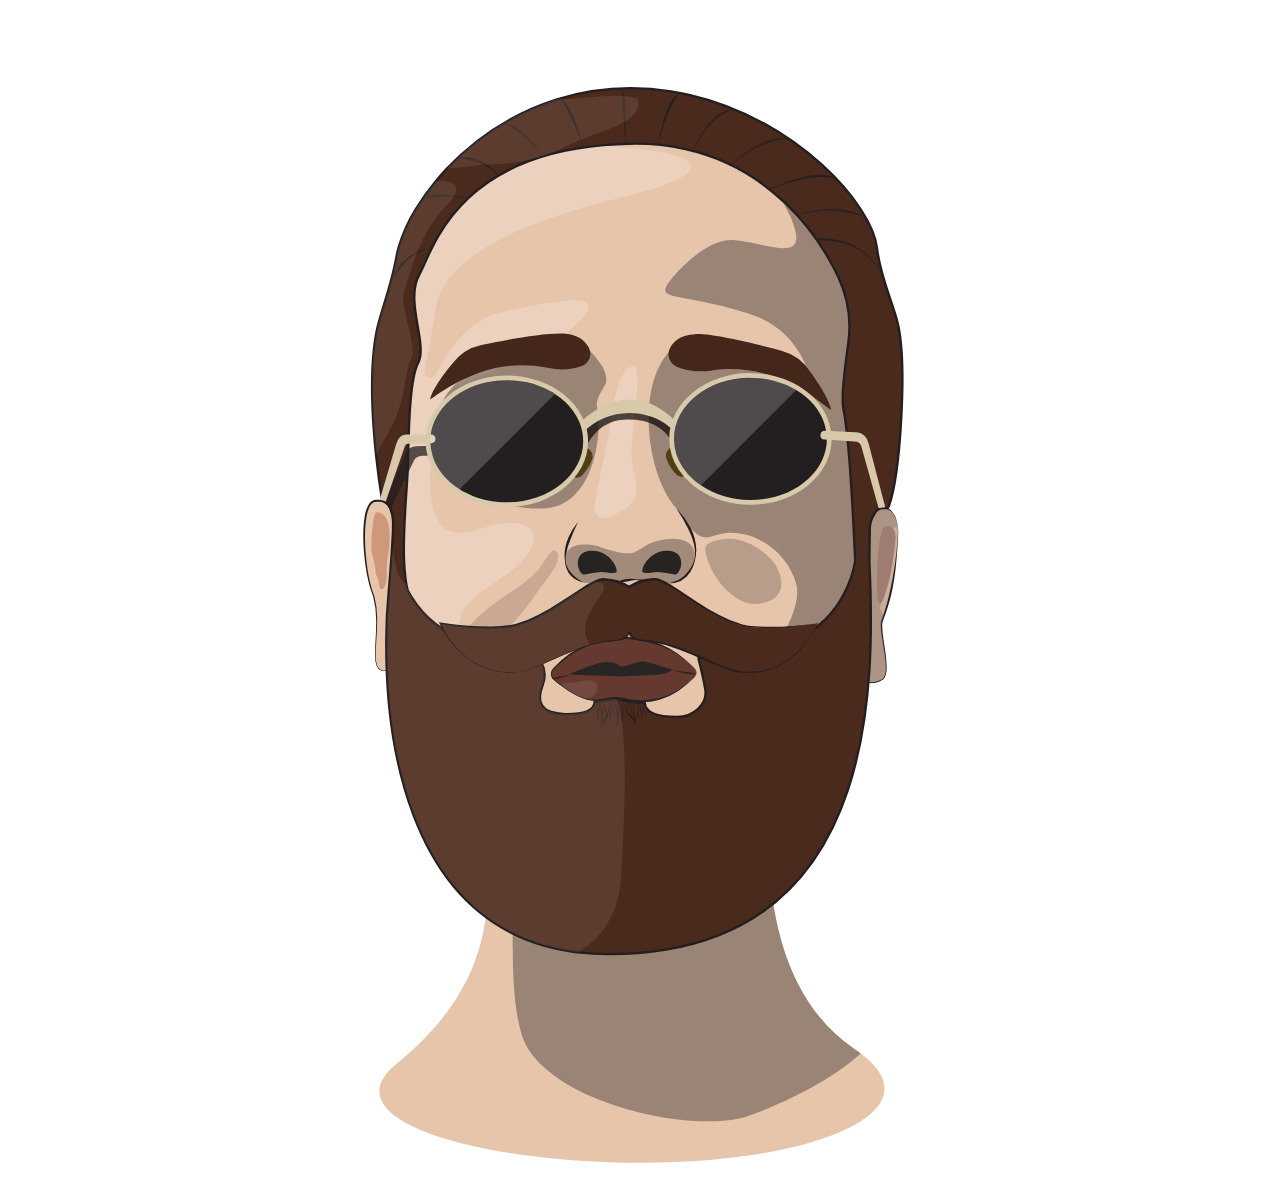
<file: environment/hello-world.html>
<!DOCTYPE html>
<html lang="en">
<head>
	<meta charset="UTF-8">
	<meta name="viewport" content="width=device-width, initial-scale=1.0">
	<meta http-equiv="X-UA-Compatible" content="ie=edge">
	<title>Document</title>
</head>
<body>
	<svg viewBox="0 0 536 500" xmlns="http://www.w3.org/2000/svg">
                              <defs>
                              <style>.cls-1{fill:#f90;}.cls-2{fill:#e7c5ab;}.cls-12,.cls-3,.cls-6{fill:#4b433f;}.cls-10,.cls-3,.cls-4{opacity:0.5;}.cls-15,.cls-4{fill:#f1dfd1;}.cls-13,.cls-5{fill:#9f7c71;}.cls-5{opacity:0.4;}.cls-6{opacity:0.3;}.cls-20,.cls-7,.cls-9{fill:#231f20;}.cls-8{fill:#282624;}.cls-9{opacity:0.35;}.cls-10{fill:#b56c4c;}.cls-11{fill:#ccae9a;}.cls-12{opacity:0.25;}.cls-14{fill:#653830;}.cls-15{opacity:0.1;}.cls-16{fill:#44261b;}.cls-17,.cls-19{fill:#4b2a1e;}.cls-17{stroke:#231f20;stroke-miterlimit:10;}.cls-18,.cls-21{opacity:0.7;}.cls-20{opacity:0.75;}.cls-21{fill:#050403;}.cls-22{fill:#523e16;}.cls-23{fill:#d7c9aa;}.cls-24{fill:#fff;opacity:0.2;}</style>
                              </defs>
                              <title>ShahabFinal1</title>
                              
                              <path class="cls-2" d="M269,489.67c-70,0-133.47-18.29-104.21-42C211.5,409.81,202.57,373,203.6,347s120.48-14.53,120.48-14.53a161.61,161.61,0,0,0-1.37,26.06c.06,2.69.18,5.52.4,8.45,1.74,24.51,9.45,56.13,35.28,74.07l.9.62c.83.56,1.61,1.11,2.35,1.67C394.76,468.06,341.4,489.67,269,489.67Z"/>
                              <path class="cls-3" d="m361.64 443.34c-14.09 12.6-34 21.39-46.81 26.16-24.16 9-88.33-6-96.94-34s0-91 0-91l81.61 20a153.68 153.68 0 0 1 23.61 2.5c1.74 24.51 9.45 56.13 35.28 74.07l0.9 0.62c0.83 0.54 1.61 1.09 2.35 1.65z"/>
                              <path class="cls-2" d="M264.48,386.5c-107.48,0-103.09-160-102-181,1.06-20-3-67,6-92s40-67.5,96.5-67S362.18,82,364.84,150,375,386.5,264.48,386.5Z"/>
                              <path class="cls-4" d="m203 63s23.45-7.33 61.1-3.67 27.9 11.88 8.23 17.77-85.75 17.89-91 50.56-6 27.48-2.3 29.18 8.35-23.85 32.51-28.51 48.42-10 25.1 9.77-53.92 15-55.93 37.6-6.92 54 19.33 45.3 28.93 6.15 13 17.91-22.3 12.77-22 28.27-27.24-14.68-27.24-14.68l2.54-43.84-7.34-38.1 13.56-68.23z"/>
                              <path class="cls-5" d="m232.07 236.94c-2.33 3.88-5.43 7.54-8 11.29-4.61 6.72-9.44 13.18-15.94 18.18-3 2.34-10.91 10.6-14.79 6.94-7.83-7.35 16.08-23.35 20.66-26.21a50.42 50.42 0 0 0 8.78-6.65 27.85 27.85 0 0 0 4.21-5.22c1-1.67 1.88-3.53 3.42-4.74a2 2 0 0 1 1.59-0.53 2 2 0 0 1 1.25 1.77 7.39 7.39 0 0 1-1.18 5.17z"/>
                              <path class="cls-6" d="m296.75 227.25c-4.61 2.3 7.21 28.08 22.5 25.25 9.08-1.68 9.4-7.45 8.17-11.87a17.78 17.78 0 0 0-5.43-8.44c-4.66-4.19-14.26-10.43-25.24-4.94z"/>
                              <path class="cls-3" d="M281.89,114.25S295.75,97,308.5,98.5s24.75,6.82,25.75-.09S323.5,68,305,63.5c-3.11-.76,63.45,42,61.1,75.86s-1.1,121.22-3.6,127.8-42,11.54-42,11.54,17-22.25,13.75-34.48S318.62,222.09,306,222.5c-10.26.33-10.75,8.25-22.42-10.12-17.08-19.25-17.9-73.43,11.55-72.5,34.24,1.07,47.64,29.81,46.74,24.07-1.72-11-7.68-28-27.87-34.44C283.25,119.75,272.78,125,281.89,114.25Z"/>
                              <path class="cls-4" d="m256.33 170.56s2.5-17.4 8.17-18.56-0.83 28.33 0 38.83 6 16.67-4.33 22.5a41.7 41.7 0 0 1-5.73 2.76 4.32 4.32 0 0 1-5.76-4.73c0.65-4.21 1.73-10.42 3.16-16.36 2.49-10.33 4.49-24.44 4.49-24.44z"/>
                              <path class="cls-3" d="m251.56 151.25c1.54 2.4 3 6.1 1.6 8.61-1.17 2.17-4.29 6.43-3.27 9.89 2 6.75 0.35 42.27-23.65 42.51-21.81 0.22-46.29-12.35-44-37.34a23.65 23.65 0 0 1 9.6-17.19c12.92-9.28 34.94-21.06 46-18.14 6.03 1.59 11.72 8.54 13.72 11.66z"/>
                              <path class="cls-7" d="M243.95,243.55a8.88,8.88,0,0,1-3.6-1.37,8.6,8.6,0,0,1-2.75-2.76,11.06,11.06,0,0,1-1.27-3.65A20.74,20.74,0,0,1,236,232a19.48,19.48,0,0,1,1.65-7.46,29.41,29.41,0,0,1,3.92-6.52l.09.05c-1,2.31-2.12,4.56-3,6.87a30,30,0,0,0-2.09,7.1,9.73,9.73,0,0,0,.12,3.7,9,9,0,0,0,1.65,3.26,14,14,0,0,0,5.68,4.49Z"/>
                              <path class="cls-7" d="M272.32,243.32a10.36,10.36,0,0,1-3.59-.16c-.58-.14-1.15-.41-1.74-.5a5.92,5.92,0,0,0-1.77,0l-1.72.29c-.54.12-1.11.28-1.71.38a16,16,0,0,1-3.62.21l0-.1a16.05,16.05,0,0,1,3.42-1.16,9.23,9.23,0,0,1,3.66-.18,15.65,15.65,0,0,0,1.8.22c.6,0,1.21,0,1.81,0a10.43,10.43,0,0,1,3.5.89Z"/>
                              <path class="cls-7" d="M280.64,243.82a12.78,12.78,0,0,0,7.87-4.94,13.15,13.15,0,0,0,2.33-4.17,12.45,12.45,0,0,0,.45-4.78,25.58,25.58,0,0,0-1-4.68,39.3,39.3,0,0,0-1.87-4.43,94.14,94.14,0,0,0-4.84-8.43l.08-.06a37,37,0,0,1,5.72,8,21.38,21.38,0,0,1,2.5,9.56,20,20,0,0,1-.69,4.89,15.48,15.48,0,0,1-2,4.57,10.17,10.17,0,0,1-8.54,4.55Z"/>
                              
                              <path class="cls-8" d="m244.5 240.25a41.78 41.78 0 0 1 7-1.08c1.85-0.12 5.5 1.08 6.5 0s-2.87-9.65-11.12-9-4.88 10.78-2.38 10.08z"/>
                              <path class="cls-8" d="m282.65 240.25a41.78 41.78 0 0 0-7-1.08c-1.85-0.12-5.5 1.08-6.5 0s2.88-9.65 11.13-9 4.89 10.78 2.37 10.08z"/>
                              <path class="cls-9" d="M283.39,225.18a20.12,20.12,0,0,0-5,.22c-7.67,1.21-8.54,3.59-12.68,5.35-4.52,1.92-15.69-2.63-15.69-2.63s-13.85-3.52-13.76,5.92a10.39,10.39,0,0,0,3.45,7.11,15.05,15.05,0,0,0,1.91,1.59c1.59,1.11,4.76.9,6.78,1.55,2.45.8,2.11-.57,3.64-.31,2.38.39,3.4.52,11.72-1.53,2.46-.61,5.64,1,6.51.49,4.23-2.67,8.61,5,17-2a26.2,26.2,0,0,0,2.45-2.35S295.87,226.31,283.39,225.18Z"/>
                              <path class="cls-2" d="m361.5 277.25a29.92 29.92 0 0 0 7.75-19.25s14.5-35.25 5.25-43.25-10.42 4.75-9.46 17.5a25.25 25.25 0 0 1-8 20.25s-4.54 33.5 4.46 24.75z"/>
                              <path class="cls-2" d="m164.79 279.47s0.57-0.52-0.84 0.15c-15.12 7.25-3.43-16.39-9.54-32.13-3.62-9.34-5.84-37.46 1.21-38.5 6.22-0.92 9.63 4.25 9.13 20.25s0.04 50.23 0.04 50.23z"/>
                              <path class="cls-7" d="M164.81,279.43c-.07,0,0-.07,0-.1s0,0,0,0h0a1.5,1.5,0,0,0-.28.09c-.19.07-.37.16-.56.25l-1.13.5a13.4,13.4,0,0,1-2.36.75,4.52,4.52,0,0,1-2.47-.12,3.2,3.2,0,0,1-1.68-1.8,13.34,13.34,0,0,1-.7-4.89c0-1.65.08-3.29.17-4.93.18-3.28.4-6.56.33-9.84a36.91,36.91,0,0,0-1.28-9.68c-.44-1.55-1.12-3.07-1.54-4.68s-.8-3.21-1.11-4.83a92.33,92.33,0,0,1-1.28-9.8,78.85,78.85,0,0,1-.19-9.89,39.9,39.9,0,0,1,.53-4.94,14.64,14.64,0,0,1,1.57-4.79,4.35,4.35,0,0,1,1.9-1.88,4,4,0,0,1,1.33-.3l.64-.06.65,0a5.95,5.95,0,0,1,4.58,2.28,12.49,12.49,0,0,1,2.21,4.58,31.28,31.28,0,0,1,.87,4.93,78.85,78.85,0,0,1,.21,9.91c-.1,3.28-.12,6.56-.16,9.85-.11,6.57-.15,13.14-.17,19.71v9.86C164.86,272.88,164.88,276.23,164.81,279.43Zm0,.09c-.17-3.38-.23-6.59-.33-9.9l-.18-9.86c-.1-6.57-.18-13.15-.19-19.72,0-3.29.06-6.58.16-9.87a77.91,77.91,0,0,0-.2-9.78,30.34,30.34,0,0,0-.79-4.78,11.62,11.62,0,0,0-2-4.25,5.08,5.08,0,0,0-3.94-2l-.58,0-.59,0a3.14,3.14,0,0,0-1.06.22,3.57,3.57,0,0,0-1.55,1.54,13.93,13.93,0,0,0-1.51,4.52,39.17,39.17,0,0,0-.56,4.85,78.17,78.17,0,0,0,.12,9.81c.5,6.53,1.42,13.05,3.76,19.22a37.35,37.35,0,0,1,1.2,9.81c0,3.3-.22,6.58-.43,9.86-.11,1.64-.21,3.28-.22,4.91a13.16,13.16,0,0,0,.64,4.81,3,3,0,0,0,1.56,1.72,4.37,4.37,0,0,0,2.38.14,13.28,13.28,0,0,0,2.34-.72l1.13-.49c.19-.09.37-.17.57-.25a1.56,1.56,0,0,1,.31-.09.17.17,0,0,1,.11,0,.09.09,0,0,1,0,.13C164.88,279.44,164.92,279.46,164.77,279.52Z"/>
                              <path class="cls-10" d="M160.61,237.57a19.15,19.15,0,0,1,.38-4.39c1-4.71,2-16.4-2.4-18.71-.8-.42-2.29-1.18-2.91-.12a13.87,13.87,0,0,0-.92,4.12,90.54,90.54,0,0,0-.71,10.25c0,3.21,1.83,7,1.83,10.18,0,1.8,1.08,2.52,1.28,4.31.1.84.16,2.5.89,3.09a.66.66,0,0,0,.54.2C160.56,246.22,160.7,240.74,160.61,237.57Z"/>
                              <path class="cls-11" d="M377.42,223c-1,18.88-3.61,28.37-6.79,37-1.46,4,4.37,21.54.38,24.53-4.8,3.59-12.87.32-12.87-3,0-8.09,4.88-26,4.88-26l-.75-32,.88-2.87L365,214.5c3.81-2.75,6.46-3,8.31-2.1l.25.14a7.93,7.93,0,0,1,3.19,4.65A16.74,16.74,0,0,1,377.42,223Z"/>
                              <path class="cls-7" d="M377.47,223c-.48,8.69-.91,17.46-3,26-.52,2.13-1.13,4.23-1.8,6.31-.34,1-.71,2.07-1.09,3.09l-.58,1.53a4.26,4.26,0,0,0-.3,1.5,38.4,38.4,0,0,0,.58,6.44c.32,2.15.66,4.31.93,6.48a36.32,36.32,0,0,1,.35,6.56,6.67,6.67,0,0,1-.89,3.21,3.76,3.76,0,0,1-1.31,1.08,7.38,7.38,0,0,1-1.53.68,10.56,10.56,0,0,1-6.53-.17,9.13,9.13,0,0,1-2.91-1.58,4.64,4.64,0,0,1-1.09-1.28,2.75,2.75,0,0,1-.33-1.65,50.5,50.5,0,0,1,.64-6.52c.34-2.16.7-4.31,1.12-6.45.84-4.28,1.81-8.54,2.88-12.77v.11c-.21-5.33-.34-10.66-.5-16s-.24-10.67-.37-16v-.08l0-.08c.93-3,1.9-6,2.85-9l0-.14.1-.07a14.71,14.71,0,0,1,4.79-2.3,6.12,6.12,0,0,1,2.7-.07,4.91,4.91,0,0,1,2.35,1.3,10.06,10.06,0,0,1,2.4,4.65A17.05,17.05,0,0,1,377.47,223Zm-.1,0a16.91,16.91,0,0,0-.54-5.15,9.14,9.14,0,0,0-2.45-4.44,4.52,4.52,0,0,0-2.21-1.11,5.54,5.54,0,0,0-2.47.17,14.08,14.08,0,0,0-4.46,2.41l.15-.21c-.88,3-1.73,6-2.65,9l0-.16c.12,5.33.3,10.67.38,16s.21,10.67.25,16v.11q-1.75,6.28-3.16,12.67c-.47,2.12-.9,4.26-1.24,6.41a47.65,47.65,0,0,0-.68,6.47,3.07,3.07,0,0,0,1.33,2.68,8.81,8.81,0,0,0,2.81,1.51,10.22,10.22,0,0,0,6.32.15,7,7,0,0,0,1.45-.65,3.38,3.38,0,0,0,1.19-1,6.33,6.33,0,0,0,.81-3,33.75,33.75,0,0,0-.42-6.47c-.3-2.15-.68-4.3-1-6.45a38.58,38.58,0,0,1-.68-6.56,5.15,5.15,0,0,1,.32-1.7l.52-1.54,1-3.1c.65-2.07,1.22-4.16,1.73-6.27A138,138,0,0,0,377.37,222.95Z"/>
                              <path class="cls-12" d="M374,219.6c-3.77-1.13-.67,4.57-.67,4.57s-.27,16-2.18,26.51c-3.65,6.49,1.78,3-.9,11.79,1.18,6.24,2.92,18.78,1.46,21.2-3.93,4-7.92,1.75-8.3,2.09l1.23-13-1.51-52.12-.21-7.13s6.11-3.62,10.39-1.1l.25.14a7.54,7.54,0,0,1,2.87,4C378,221,376,220.87,374,219.6Z"/>
                              <path class="cls-13" d="m376.41 224.73a6.13 6.13 0 0 0-0.89-3.81 2.57 2.57 0 0 0-3.68-1c-3.58 1.88-4.21 33.74-2 32.62s5.64-15.89 6.57-27.81z"/>
                              <path class="cls-14" d="M291.11,283.81l-.57.56a42.63,42.63,0,0,1-6.21,5A28.13,28.13,0,0,1,270,294a29.6,29.6,0,0,1-8.31-.82l-.1,0a18,18,0,0,0-7.63-.19,34.64,34.64,0,0,1-5.1.55h-.65a12.35,12.35,0,0,1-3.86-.69,37,37,0,0,1-10.23-5.87c-1-.79-1.92-1.53-2.67-2.17a3.1,3.1,0,0,1-.25-4.45,40.46,40.46,0,0,1,29.26-13.15,41,41,0,0,1,30.65,13A2.66,2.66,0,0,1,291.11,283.81Z"/>
                              <path class="cls-8" d="M291.15,283.85a44.8,44.8,0,0,1-6.8,5.66,28.13,28.13,0,0,1-8,3.8,27.64,27.64,0,0,1-8.85,1.1,26.26,26.26,0,0,1-4.45-.52,29.82,29.82,0,0,0-4.29-.79,18.58,18.58,0,0,0-4.32.14,38,38,0,0,1-4.42.49c-.74,0-1.48.05-2.24,0a12,12,0,0,1-2.22-.37,21.75,21.75,0,0,1-4.15-1.6,48,48,0,0,1-7.46-4.78l-1.73-1.39-.87-.69a3.23,3.23,0,0,1-.74-.91,3.33,3.33,0,0,1-.33-2.3,4.06,4.06,0,0,1,1.18-2A39.91,39.91,0,0,1,246,269.59a40.91,40.91,0,0,1,17.52-2.89,38.85,38.85,0,0,1,17,4.92,42.51,42.51,0,0,1,7.24,5.13,44,44,0,0,1,3.2,3.06,2.87,2.87,0,0,1,1,2A2.74,2.74,0,0,1,291.15,283.85Zm-.07-.07a2.62,2.62,0,0,0,.73-2,2.71,2.71,0,0,0-1-1.87,33.61,33.61,0,0,0-3.25-3,40.89,40.89,0,0,0-7.37-4.76,41.72,41.72,0,0,0-33.89-1.74,41.23,41.23,0,0,0-14.48,9.6,3.53,3.53,0,0,0-1.11,1.72,2.87,2.87,0,0,0,.23,2,5,5,0,0,0,1.46,1.52l1.7,1.4a40.36,40.36,0,0,0,7.39,4.75,20.64,20.64,0,0,0,4.1,1.51,11.59,11.59,0,0,0,2.15.29c.71,0,1.45,0,2.18-.08a38,38,0,0,0,4.34-.63,18.42,18.42,0,0,1,4.49-.28,30.41,30.41,0,0,1,4.4.76,34,34,0,0,0,4.32.52,29.79,29.79,0,0,0,8.65-.84,27.47,27.47,0,0,0,8-3.41A41.09,41.09,0,0,0,291.07,283.77Z"/>
                              <path class="cls-8" d="M281.37,280.46a39.55,39.55,0,0,0,5.21,1c.88.12,1.76.18,2.63.35a20,20,0,0,1,2.6.67v.07a13.23,13.23,0,0,1-2.7,0,19.48,19.48,0,0,1-2.63-.51,29.62,29.62,0,0,1-5.13-1.55Z"/>
                              <path class="cls-8" d="M238.92,282.31a14.73,14.73,0,0,1-3.77,1.59,11,11,0,0,1-2,.5,7.71,7.71,0,0,1-2.07,0v-.07a12,12,0,0,1,1.94-.65c.65-.17,1.32-.22,2-.34s1.32-.26,2-.43a11.27,11.27,0,0,0,1.91-.63Z"/>
                              <path class="cls-15" d="M247,292.25a7.93,7.93,0,0,1-2.55.56,37,37,0,0,1-10.23-5.87,6.18,6.18,0,0,1,3.45-.85c6.13-.09,9.21-2.16,11.67,0A4.2,4.2,0,0,1,247,292.25Z"/>
                              <path class="cls-8" d="M281.58,280.51s-.7,1.11-3.71,1.85a20.71,20.71,0,0,1-2.91.39c-4.87.41-13.11.52-13.88.67s-17-.49-21.93-.68c-.4,0-.53-.45-.18-.61,3.13-1.4,11.53-5,15.26-4.83,4.64.19,4.28,2,6.85,1.82s6.06-2.51,9.46-1.83c2.45.5,7.1,2,9.51,2.72Z"/>
                              <path class="cls-16" d="m243.25 151.84a5.57 5.57 0 0 0 3.13-7.64c-1.32-2.66-4.06-5.55-9.78-6.1-7.63-0.74-25.44 2.61-35.82 4.77a20.47 20.47 0 0 0-12.48 8.13s-8.1 9.53-9.31 15c5.94-3.67 24.31-18.66 49.95-13.4a27.56 27.56 0 0 0 10.38 0.31 22 22 0 0 0 3.93-1.07z"/>
                              <path class="cls-16" d="m283.56 152.1a5.76 5.76 0 0 1-2.77-8.08c1.52-2.67 4.53-5.49 10.47-5.72 7.92-0.31 26.12 4.21 36.71 7.07a21.18 21.18 0 0 1 12.41 9.15s7.8 10.33 8.72 16c-5.92-4.14-24-20.72-50.78-16.83a28.51 28.51 0 0 1-10.73-0.3 22.75 22.75 0 0 1-4.03-1.29z"/>
                              <path class="cls-17" d="M377.52,134.61c-1.92-9.17-7.63-20-9-32.79-2-18.25-34-54.41-79.21-64.9q-4-.95-8.19-1.58A109.54,109.54,0,0,0,264,34a104.3,104.3,0,0,0-31.22,4.75A110.24,110.24,0,0,0,186,68.24c-1.65,1.76-3.22,3.53-4.69,5.32A97.31,97.31,0,0,0,173,85.22a67.65,67.65,0,0,0-7.38,16.42c-.38,1.36-.69,2.68-.92,4-2.37,13.2-7,24.12-8.46,31.84-.47,2.44-.84,5-1.12,7.68-1.21,11.53-.75,24.74.18,36.16.23,2.85.49,5.58.77,8.16.89,8.4,1.9,15.06,2.4,18.16a2.71,2.71,0,0,0,1.6,2c1.5.73,2.92,3.65,3.22,7.93,0,.47,0,1.07,0,1.78,0,2.45-.2,6.18-.46,10.13,0,0,0,0,0,0-.05.85-.11,1.71-.17,2.57-.27,4-.59,8.06-.83,10.94-.21,2.54-.36,4.2-.36,4.2a223.86,223.86,0,0,0-1.06,23c0,37.75,7.91,110,66.46,127.26a87.64,87.64,0,0,0,12.8,2.75c.68.1,1.36.18,2,.26a108.47,108.47,0,0,0,12.65.76,146.93,146.93,0,0,0,24.76-1.9c88.37-14.72,88.69-111.74,86.19-164.57l.18-13.92a12,12,0,0,1,2.23-6.78,4.26,4.26,0,0,1,1.85-1.75c.83-.43,1.4-.21,3-.22a1,1,0,0,0,.94-.67C378.55,197.23,381.17,152,377.52,134.61ZM334.94,267.28c-21.67,9.83-32.67,0-32.67,0a8.08,8.08,0,0,0-1.74-.2,7.78,7.78,0,0,0-7.51,9.68c1,3.87,2,8.19,2.66,12.18,1.11,6.38-5.19,11.68-12,11.67-11.66,0-13.54-3.45-13.66-6a29.92,29.92,0,0,1-8.34-.93l-.1,0a17,17,0,0,0-3.34-.48,19.33,19.33,0,0,0-4.37.31,33.45,33.45,0,0,1-5.08.66c-.08,2.08-1.62,5.26-11.86,5.26a20.34,20.34,0,0,1-6.64-.92,7.06,7.06,0,0,1-3.86-2.84c-1.31-2.13-1.07-5,.16-8.16l.12-.29a11.9,11.9,0,0,0-.53-9.77c-4.62-2-9.56-4.3-14.56-6.73a61.17,61.17,0,0,1-17-2.78A42.1,42.1,0,0,1,171.27,250s0,0,0,0c-.61-1-1.19-2-1.74-3-.2-.71-.37-1.47-.53-2.26s-.31-1.71-.43-2.62a82.57,82.57,0,0,1-.67-8.83c-.38-13,1.2-28.73,1.55-36.19.5-10.5.21-38.59,4.46-46.59,1-1.94,1.22-4.49,1-7.39-.66-9.05-5.24-21.54-.51-30.06,1.87-3.37,4.06-9.52,8.16-16.55,8.91-15.27,26.85-34.65,70.08-38.36,3.38-.29,6.93-.49,10.63-.58a98.78,98.78,0,0,1,24,2.27c36.18,8.1,56.16,35.8,64.83,54.26a49.64,49.64,0,0,1,4.32,27.2c-1.09,8.77-3.4,22.76-2.17,28.63,2.79,13.28,4.66,57,5,64.49C358.82,237.21,355.14,258.12,334.94,267.28Z"/>
                              <path class="cls-14" d="m226.19 277.38c-4.62-2-9.56-4.3-14.56-6.73h3.43a12.23 12.23 0 0 1 11.13 6.73z"/>
                              <path class="cls-7" d="M369.72,111.62a22.83,22.83,0,0,0-4.87-6.14,25.8,25.8,0,0,0-6.52-4.31,27.68,27.68,0,0,0-7.48-2.24,35.82,35.82,0,0,0-7.81-.31l0-.83a35.31,35.31,0,0,1,8,.46,28.29,28.29,0,0,1,7.59,2.44,25.88,25.88,0,0,1,6.51,4.55,23,23,0,0,1,4.75,6.33Z"/>
                              <path class="cls-7" d="M179.52,102.23a12.6,12.6,0,0,0-5.06,1.24,17.8,17.8,0,0,0-4.35,2.84l-.95.89c-.3.31-.58.64-.87,1a11.09,11.09,0,0,0-.85,1l-.84,1c-.56.67-1.05,1.39-1.62,2.06s-1,1.44-1.58,2.14l-.09,0c.32-.84.69-1.65,1.08-2.46s.9-1.56,1.42-2.3a18.89,18.89,0,0,1,3.79-3.85,18.45,18.45,0,0,1,4.67-2.69,12.88,12.88,0,0,1,5.27-.88Z"/>
                              <path class="cls-7" d="M263.39,294.15a3.4,3.4,0,0,0-.91,2.49,3.58,3.58,0,0,0,.12,1.32,4,4,0,0,0,.65,1.15c.55.71,1.28,1.29,1.89,2a5.53,5.53,0,0,1,.8,1.21,1.73,1.73,0,0,1,0,1.45l-.05,0a3,3,0,0,0-1.2-2.27,16.93,16.93,0,0,1-1.83-2.14,4.36,4.36,0,0,1-.64-1.31,3.85,3.85,0,0,1,0-1.45,3.53,3.53,0,0,1,1.15-2.52Z"/>
                              <path class="cls-7" d="m260 293.55a4.83 4.83 0 0 0-1.15 2.74 20.57 20.57 0 0 0 0.06 3 14 14 0 0 1-0.06 3.11 4.14 4.14 0 0 1-1.49 2.73 5.61 5.61 0 0 0 1-2.77 25.32 25.32 0 0 0 0.19-3 21.17 21.17 0 0 1 0.12-3.09 5 5 0 0 1 1.36-2.75z"/>
                              <path class="cls-7" d="M266.58,294.15a4.71,4.71,0,0,0-1.12,2.49,6.92,6.92,0,0,0,.14,2.73c.19.9.56,1.78.67,2.75a3.64,3.64,0,0,1-.12,1.49,2.24,2.24,0,0,1-.89,1.16l0,0a3.1,3.1,0,0,0,.48-2.53c-.14-.89-.35-1.81-.51-2.75a7.46,7.46,0,0,1,0-2.86,4.84,4.84,0,0,1,1.31-2.49Z"/>
                              <path class="cls-7" d="M260.52,293.59a1.8,1.8,0,0,1,.65,1,4.67,4.67,0,0,1,.16,1.22,21,21,0,0,1-.29,2.43c-.12.8-.23,1.6-.32,2.39A3.44,3.44,0,0,0,261,303l0,0a1.76,1.76,0,0,1-.56-1.1,5.85,5.85,0,0,1-.06-1.24,15.2,15.2,0,0,1,.37-2.42,19.55,19.55,0,0,0,.4-2.38,2.8,2.8,0,0,0-.61-2.22Z"/>
                              <path class="cls-7" d="M249.3,294.16a2.1,2.1,0,0,1,.81,2.07,21.83,21.83,0,0,0-.09,2.27,9.56,9.56,0,0,0,.3,2.2,5,5,0,0,0,1.05,1.94l0,0a3.77,3.77,0,0,1-1.38-1.86,6.44,6.44,0,0,1-.26-2.31,22.83,22.83,0,0,1,.21-2.29,2,2,0,0,0-.62-2Z"/>
                              <path class="cls-7" d="M266.85,294.65a1.55,1.55,0,0,1,.79,1.46,8.7,8.7,0,0,1-.3,1.69c-.12.55-.26,1.1-.33,1.64a1.63,1.63,0,0,0,.31,1.51l0,0a1,1,0,0,1-.53-.69,2.68,2.68,0,0,1-.07-.88,8.42,8.42,0,0,1,.37-1.68,8.32,8.32,0,0,0,.38-1.63,1.48,1.48,0,0,0-.63-1.43Z"/>
                              <path class="cls-7" d="M268.72,294.84a1.38,1.38,0,0,1,.75,1,11.59,11.59,0,0,1,.07,1.31,4.06,4.06,0,0,0,.22,1.22,2.63,2.63,0,0,0,.69,1l0,0a1.73,1.73,0,0,1-1-.93,3.1,3.1,0,0,1-.17-1.33,11.45,11.45,0,0,0,0-1.29,1.29,1.29,0,0,0-.62-1Z"/>
                              <path class="cls-7" d="M259.83,293.52a1.11,1.11,0,0,1,.78,1,4.43,4.43,0,0,1-.3,1.33,10.47,10.47,0,0,0-.33,1.27,1,1,0,0,0,.33,1.12v0a.79.79,0,0,1-.51-.47,1.57,1.57,0,0,1-.07-.71,5.33,5.33,0,0,1,.38-1.31,4.29,4.29,0,0,0,.37-1.25,1,1,0,0,0-.64-1Z"/>
                              <path class="cls-7" d="M250.29,294.19a1.11,1.11,0,0,1,.78,1,7,7,0,0,1-.18,1.33,7.9,7.9,0,0,0-.14,1.29,1.21,1.21,0,0,0,.47,1.1v0a1.15,1.15,0,0,1-.72-1.12,4.61,4.61,0,0,1,.18-1.34,6.79,6.79,0,0,0,.25-1.28,1,1,0,0,0-.64-1Z"/>
                              <path class="cls-7" d="M256.6,293.45a1.06,1.06,0,0,1,.67.6,1.55,1.55,0,0,1,.07.92l-.33,1.77c-.1.59-.21,1.17-.26,1.76a4.41,4.41,0,0,0,0,.87,1,1,0,0,0,.36.74v0a1,1,0,0,1-.52-.74,3.48,3.48,0,0,1-.07-.92,9.79,9.79,0,0,1,.28-1.79c.14-.59.29-1.17.41-1.75a1.62,1.62,0,0,0,0-.85,1,1,0,0,0-.58-.61Z"/>
                              <path class="cls-7" d="M264.24,294.14a1,1,0,0,0-.64,1,4.29,4.29,0,0,0,.37,1.25,5.33,5.33,0,0,1,.38,1.31,1.57,1.57,0,0,1-.07.71.79.79,0,0,1-.51.47v0a1,1,0,0,0,.33-1.12,10.47,10.47,0,0,0-.33-1.27,4.43,4.43,0,0,1-.3-1.33,1.11,1.11,0,0,1,.78-1Z"/>
                              <path class="cls-7" d="M255.32,293.52a1.85,1.85,0,0,1,.65,1.06,4.88,4.88,0,0,1,.16,1.25,21.93,21.93,0,0,1-.29,2.48c-.12.82-.23,1.63-.32,2.44a3.58,3.58,0,0,0,.28,2.34l0,0a1.82,1.82,0,0,1-.56-1.13,6.1,6.1,0,0,1-.06-1.27,15.74,15.74,0,0,1,.37-2.47,20.43,20.43,0,0,0,.4-2.43,2.9,2.9,0,0,0-.61-2.27Z"/>
                              <path class="cls-7" d="M258.39,293.48a1.86,1.86,0,0,0-.62,1.7,11.64,11.64,0,0,0,.39,1.88,10.16,10.16,0,0,1,.37,1.93,3.63,3.63,0,0,1-.06,1,1.25,1.25,0,0,1-.54.84l0,0a2.17,2.17,0,0,0,.3-1.78c-.09-.63-.2-1.26-.32-1.9a12.28,12.28,0,0,1-.3-1.94,1.93,1.93,0,0,1,.8-1.73Z"/>
                              <path class="cls-7" d="M251.71,293.84a1.86,1.86,0,0,0-.62,1.7,11.64,11.64,0,0,0,.39,1.88,10.16,10.16,0,0,1,.37,1.93,3.63,3.63,0,0,1-.06,1,1.25,1.25,0,0,1-.54.84l0,0a2.17,2.17,0,0,0,.3-1.78c-.09-.63-.2-1.26-.32-1.9a12.28,12.28,0,0,1-.3-1.94,1.93,1.93,0,0,1,.8-1.73Z"/>
                              <path class="cls-7" d="M251.73,293.59a2.57,2.57,0,0,1,.66,1.38,7.65,7.65,0,0,1,.15,1.54c0,1-.18,2-.29,3.06l-.32,3a13.75,13.75,0,0,0-.06,1.5,3,3,0,0,0,.33,1.44l0,0a2.59,2.59,0,0,1-.58-1.44,9.43,9.43,0,0,1-.07-1.55,23,23,0,0,1,.36-3.05c.16-1,.34-2,.41-3a8.85,8.85,0,0,0-.06-1.51,2.51,2.51,0,0,0-.54-1.37Z"/>
                              <path class="cls-7" d="M268.85,294.63a1.86,1.86,0,0,0-.62,1.7,11.64,11.64,0,0,0,.39,1.88,10.16,10.16,0,0,1,.37,1.93,3.63,3.63,0,0,1-.06,1,1.25,1.25,0,0,1-.54.84l0,0a2.17,2.17,0,0,0,.3-1.78c-.09-.63-.2-1.26-.32-1.9a12.28,12.28,0,0,1-.3-1.94,1.93,1.93,0,0,1,.8-1.73Z"/>
                              <path class="cls-7" d="M253.65,293.63a1.86,1.86,0,0,0-.62,1.7,11.64,11.64,0,0,0,.39,1.88,10.16,10.16,0,0,1,.37,1.93,3.63,3.63,0,0,1-.06,1,1.25,1.25,0,0,1-.54.84l0,0a2.17,2.17,0,0,0,.3-1.78c-.09-.63-.2-1.26-.32-1.9a12.28,12.28,0,0,1-.3-1.94,1.93,1.93,0,0,1,.8-1.73Z"/>
                              <path class="cls-7" d="M254.48,293.59a4,4,0,0,1,.66,2.67,10.19,10.19,0,0,1-.46,2.76,19.92,19.92,0,0,1-1.08,2.55,7.23,7.23,0,0,0-.79,2.54h-.06a4.16,4.16,0,0,1,.29-2.8c.38-.87.9-1.61,1.23-2.45a9.45,9.45,0,0,0,.62-2.62,3.89,3.89,0,0,0-.44-2.61Z"/>
                              <path class="cls-7" d="M323,76.89c2.17-1.08,4.41-2,6.68-2.89a63.34,63.34,0,0,1,7-2.17,29.73,29.73,0,0,1,7.25-1.12A15.2,15.2,0,0,1,351,72.18l0,.09a21.83,21.83,0,0,0-7.1-.57,48.19,48.19,0,0,0-7.11.9,62.69,62.69,0,0,0-7,1.87c-2.3.73-4.58,1.55-6.8,2.51Z"/>
                              <g class="cls-18">
                              <path class="cls-7" d="M306.85,66.7a40.42,40.42,0,0,1,5-4.7,41.23,41.23,0,0,1,5.77-3.78,25.48,25.48,0,0,1,6.45-2.55,20,20,0,0,1,6.91-.33v.1a37.93,37.93,0,0,0-6.67,1.2,40,40,0,0,0-6.33,2.3,40.58,40.58,0,0,0-5.84,3.47,40.14,40.14,0,0,0-5.24,4.37Z"/>
                              </g>
                              <g class="cls-18">
                              <path class="cls-7" d="m290.47 60.61a43 43 0 0 1 2.71-5.87 36.82 36.82 0 0 1 3.63-5.38 21 21 0 0 1 4.77-4.49 13.62 13.62 0 0 1 6.18-2.08v0.1a20.86 20.86 0 0 0-5.64 2.81 31.31 31.31 0 0 0-4.72 4.18 36.18 36.18 0 0 0-3.79 5.12 42.69 42.69 0 0 0-3 5.65z"/>
                              </g>
                              <path class="cls-7" d="M275.7,57.53A76.08,76.08,0,0,1,278.52,46a29.14,29.14,0,0,1,2.31-5.55,11.45,11.45,0,0,1,4-4.46l.06.08a17.71,17.71,0,0,0-3.21,4.85c-.85,1.75-1.73,3.5-2.43,5.34s-1.35,3.71-1.91,5.6-1.11,3.8-1.56,5.73Z"/>
                              <g class="cls-18">
                              <path class="cls-7" d="M261.7,57.54,261,45.77c-.14-2-.34-3.92-.4-5.88L260.51,37c0-.49,0-1-.05-1.47,0-.24,0-.49,0-.73a1.58,1.58,0,0,0-.15-.64V34c.32.17.32.45.42.67s.15.48.21.72c.11.49.21,1,.29,1.46.17,1,.28,2,.38,2.94.19,2,.18,3.94.2,5.91q.11,5.91,0,11.81Z"/>
                              </g>
                              <path class="cls-7" d="M243.88,59.17c-.63-1.85-1.3-3.68-2-5.5s-1.42-3.63-2.2-5.41S238,44.76,237.14,43q-.64-1.29-1.39-2.51a5.51,5.51,0,0,0-1.93-2l0-.1a4.67,4.67,0,0,1,2.46,1.71A16,16,0,0,1,238,42.56a35.41,35.41,0,0,1,2.4,5.4A111.44,111.44,0,0,1,244,59.14Z"/>
                              <g class="cls-18">
                              <path class="cls-7" d="m226.69 63a48.8 48.8 0 0 0-3.46-4.27 44.87 44.87 0 0 0-3.85-3.88 50.32 50.32 0 0 0-4.31-3.29 30.35 30.35 0 0 0-4.73-2.66v-0.1a14.1 14.1 0 0 1 5.25 1.92 23.52 23.52 0 0 1 4.32 3.55 46.6 46.6 0 0 1 6.85 8.68z"/>
                              </g>
                              <path class="cls-7" d="M207.95,71a17,17,0,0,0-3.63-3.12,21.05,21.05,0,0,0-4.23-2.19,34.25,34.25,0,0,0-4.57-1.26c-.76-.22-1.55-.3-2.33-.49s-1.58-.23-2.39-.41v-.1a16.3,16.3,0,0,1,4.91,0A17.27,17.27,0,0,1,200.4,65a21.7,21.7,0,0,1,4.21,2.52A17.32,17.32,0,0,1,208,70.95Z"/>
                              <g class="cls-18">
                              <path class="cls-7" d="M194.69,81a42.2,42.2,0,0,0-4.7-.75,44.44,44.44,0,0,0-4.73-.29c-1.58,0-3.14.17-4.69.28s-3.09.36-4.69.62l0-.09a14.57,14.57,0,0,1,4.6-1.51,22.69,22.69,0,0,1,4.84-.08,41.36,41.36,0,0,1,9.43,1.75Z"/>
                              </g>
                              <g class="cls-18">
                              <path class="cls-7" d="M334.58,87.78a42.88,42.88,0,0,1,7.23-1.94,45.16,45.16,0,0,1,7.48-.66,29.47,29.47,0,0,1,7.5.77,24.56,24.56,0,0,1,7,2.88l0,.09c-.6-.18-1.19-.39-1.78-.58l-.87-.31-.9-.24c-.6-.15-1.18-.34-1.77-.5l-1.81-.36a45.8,45.8,0,0,0-7.3-.94,44.5,44.5,0,0,0-7.39.36,42.6,42.6,0,0,0-7.27,1.54Z"/>
                              </g>
                              <path class="cls-15" d="m253.71 51.74c-18 6.26-18 8.49-29.37 11.75s-18.18 2.23-29.63 3.74c-3.07 0.41-6 0.74-8.68 1a110.24 110.24 0 0 1 46.79-29.49c2.38 0 4.78-0.1 7.11-0.31 16.32-1.44 19.72-1.8 26.89 0 0 0.01 4.85 7.05-13.11 13.31z"/>
                              <path class="cls-15" d="M167.83,120.67c-1.67,4.33,5.41,23.59,3.61,26.83-3.61,6.5-2.27,17.67-8.77,30-2.12,4-4.43,8.16-6.57,11.94-.28-2.58-.54-5.31-.77-8.16-.93-11.42-1.39-24.63-.18-36.16.28-2.66.65-5.24,1.12-7.68,1.49-7.72,6.09-18.64,8.46-31.84.23-1.28.54-2.6.92-4A67.65,67.65,0,0,1,173,85.22a97.31,97.31,0,0,1,8.31-11.66c8.85-1.24,12.4,2.52,3.94,11C173.74,96,169.5,116.33,167.83,120.67Z"/>
                              <path class="cls-15" d="M260,368.5c-.91,15.64-8.06,25.64-18.16,31.85-.69-.08-1.37-.16-2-.26a87.64,87.64,0,0,1-12.8-2.75c-58.55-17.28-66.46-89.51-66.46-127.26a223.86,223.86,0,0,1,1.06-23s.15-1.66.36-4.2c.24-2.88.56-6.9.83-10.94.06-.86.12-1.72.17-2.57.77,3.09,1.34,6.4,2,9.5.36,1.67,1.81,3.65,4.08,5.84.16.79.33,1.55.53,2.26.55,1,1.13,2,1.74,3,0,0,0,0,0,0a42.1,42.1,0,0,0,23.33,17.85,61.17,61.17,0,0,0,17,2.78c5,2.43,9.94,4.7,14.56,6.73a11.9,11.9,0,0,1,.53,9.77l-.12.29c-1.23,3.16-1.47,6-.16,8.16a7.06,7.06,0,0,0,3.86,2.84,20.34,20.34,0,0,0,6.64.92c10.24,0,11.78-3.18,11.86-5.26a33.45,33.45,0,0,0,5.08-.66,19.33,19.33,0,0,1,4.37-.31C262,303.69,262.39,327,260,368.5Z"/>
                              <path class="cls-19" d="m343.33 260.88s-9.5 23.65-33.5 20.54c-9.09-1.18-25.08-12.54-39.33-13-4.77-0.38-6.59-1.45-7.11-3.73s0 0 0 0 0 0 0 0 0 0 0 0c-0.52 2.28-2.34 3.35-7.11 3.73a39.51 39.51 0 0 0-9.48 1.66c-11.42 3.31-22.74 10.46-29.85 11.38-24 3.11-33.5-20.54-33.5-20.54s15.35 2.75 28.5 1.45c12.79-1.25 28.87-15.1 37.06-19a9 9 0 0 1 3.27-1 20.3 20.3 0 0 1 11.14 3.16s0 0 0 0 0 0 0 0a20.3 20.3 0 0 1 11.14-3.16c6.25 0.25 25.5 18.63 40.33 20.08 13.11 1.18 28.44-1.57 28.44-1.57z"/>
                              <path class="cls-7" d="M343.37,260.85a31.9,31.9,0,0,1-2.69,5.18,40.3,40.3,0,0,1-3.41,4.69,33.19,33.19,0,0,1-8.84,7.5,28.53,28.53,0,0,1-11,3.6,30.68,30.68,0,0,1-5.83.1,23.55,23.55,0,0,1-5.74-1.11c-3.7-1.22-7.21-2.84-10.74-4.4s-7-3.12-10.66-4.43A53.87,53.87,0,0,0,273.35,269c-.95-.11-1.9-.17-2.85-.26a24.49,24.49,0,0,1-2.92-.4,8.16,8.16,0,0,1-2.82-1.07,4.1,4.1,0,0,1-1.72-2.57l.68.08a.43.43,0,0,1-.07.1.37.37,0,0,1-.21.12.38.38,0,0,1-.33-.1h.51a.38.38,0,0,1-.33.1.37.37,0,0,1-.21-.12.42.42,0,0,1-.07-.1h.65a.43.43,0,0,1-.07.1.37.37,0,0,1-.21.12.38.38,0,0,1-.33-.1h.51a.38.38,0,0,1-.33.1.37.37,0,0,1-.21-.12.42.42,0,0,1-.07-.1l.68-.08a4.08,4.08,0,0,1-1.73,2.56,8.12,8.12,0,0,1-2.82,1,24.21,24.21,0,0,1-2.92.38c-1,0-1.91.11-2.86.23a52.41,52.41,0,0,0-11.12,2.87c-3.61,1.32-7.15,2.86-10.67,4.43a114.19,114.19,0,0,1-10.73,4.38,29.1,29.1,0,0,1-22.53-2.45,34.12,34.12,0,0,1-8.92-7.41A40.22,40.22,0,0,1,183,261l-.23-.51.57.09a130.77,130.77,0,0,0,21.29,1.68,47.78,47.78,0,0,0,10.54-1,46.29,46.29,0,0,0,9.82-3.94c6.31-3.28,12.14-7.42,18.16-11.31,1.52-1,3-1.91,4.66-2.74a17,17,0,0,1,2.51-1.14,7.25,7.25,0,0,1,1.4-.34c.53-.06.94,0,1.42,0A20.92,20.92,0,0,1,263.58,245l-.64.06a.53.53,0,0,1,.75,0H263a.53.53,0,0,1,.75,0l-.64-.06a20.91,20.91,0,0,1,10.39-3.24,11.22,11.22,0,0,1,1.41,0,3.75,3.75,0,0,1,.72.14,5,5,0,0,1,.68.2,17,17,0,0,1,2.51,1.13c1.6.85,3.12,1.81,4.63,2.78,6,3.91,11.83,8.06,18.13,11.38a46.09,46.09,0,0,0,9.85,4,27.66,27.66,0,0,0,5.24.79c1.77.14,3.56.2,5.34.23A138,138,0,0,0,343.37,260.85Zm-.08.06c-3.43.67-7,1.1-10.59,1.45s-7.14.57-10.73.55c-1.79,0-3.59-.05-5.38-.17a28.24,28.24,0,0,1-5.35-.75,46.72,46.72,0,0,1-10-3.95c-6.39-3.29-12.29-7.4-18.31-11.22-1.51-.95-3-1.88-4.59-2.69a17.43,17.43,0,0,0-2.38-1,4.22,4.22,0,0,0-.6-.18,2.89,2.89,0,0,0-.59-.11,10.34,10.34,0,0,0-1.27,0,19.92,19.92,0,0,0-9.85,3.09l-.64-.06a.5.5,0,0,0,.31.14.5.5,0,0,0,.3-.07c.09-.06.09-.07.09-.07H263s0,0,.09.07a.5.5,0,0,0,.3.07.5.5,0,0,0,.31-.14l-.64.06a19.91,19.91,0,0,0-9.85-3.07c-.42,0-.9,0-1.26,0a6.23,6.23,0,0,0-1.2.3,16.09,16.09,0,0,0-2.37,1.08c-1.56.8-3.07,1.76-4.57,2.7-6,3.84-11.89,8-18.29,11.27a47.19,47.19,0,0,1-10,4,18.93,18.93,0,0,1-2.68.52,26.92,26.92,0,0,1-2.69.27c-1.79.12-3.59.17-5.39.18a131.44,131.44,0,0,1-21.41-1.9l.34-.42a39.13,39.13,0,0,0,6.1,9.67,33.65,33.65,0,0,0,8.75,7.37,28.05,28.05,0,0,0,10.85,3.53,30.19,30.19,0,0,0,5.75.1,20.79,20.79,0,0,0,5.62-1.12,113.93,113.93,0,0,0,10.65-4.46c3.51-1.6,7-3.18,10.66-4.54a52.76,52.76,0,0,1,11.22-3c1-.13,1.94-.22,2.9-.26a23.62,23.62,0,0,0,2.82-.39,7.47,7.47,0,0,0,2.57-1,3.35,3.35,0,0,0,1.41-2.13l.68-.08a.26.26,0,0,0,0-.07.34.34,0,0,0-.19-.11.36.36,0,0,0-.31.1h.51a.36.36,0,0,0-.31-.1.34.34,0,0,0-.19.11.27.27,0,0,0,0,.07h.65a.26.26,0,0,0,0-.07.34.34,0,0,0-.19-.11.36.36,0,0,0-.31.1h.51a.36.36,0,0,0-.31-.1.34.34,0,0,0-.19.11.27.27,0,0,0,0,.07l.68.08a3.34,3.34,0,0,0,1.42,2.11,7.45,7.45,0,0,0,2.56.94,23.79,23.79,0,0,0,2.81.36c1,.08,1.94.13,2.91.24a51.68,51.68,0,0,1,11.27,2.93c3.64,1.35,7.17,2.94,10.68,4.54s7,3.23,10.63,4.46a22.83,22.83,0,0,0,5.58,1.12,30,30,0,0,0,5.72-.06,28,28,0,0,0,10.84-3.44A38.1,38.1,0,0,0,343.29,260.91Z"/>
                              <path class="cls-15" d="M250.75,250c-8.63,12.12-5.73,16.48-4.87,18.25.15.31.46.94.8,1.79-11.42,3.31-22.74,10.46-29.85,11.38-24,3.11-33.5-20.54-33.5-20.54s15.35,2.75,28.5,1.45c12.79-1.25,28.87-15.1,37.06-19C252.4,243.38,254.36,244.93,250.75,250Z"/>
                              <path class="cls-20" d="M162.25,212.26l10.18-20.88a4.35,4.35,0,0,1,3.32-1.53l9.31-.07-.5-4.25-11.46.36a5.38,5.38,0,0,0-4.17,2.22l-9.31,21Z"/>
                              <path class="cls-21" d="M283,187.57s-2.48-13.07-20-13.07c-12.09,0-15.87,8.06-19.78,14.6l-11.07-.6s14.25-16,21.54-17,17.57-6.33,29.26,5.5S283,187.57,283,187.57Z"/>
                              <path class="cls-22" d="m243.13 198.54a19.8 19.8 0 0 0 4.44-6.75 3.76 3.76 0 0 0-2.22-5.21s-4.26-3.18-4.78 4.09-2 9.87 2.56 7.87z"/>
                              <path class="cls-22" d="m283.77 198.18a19.8 19.8 0 0 1-4.44-6.75 3.76 3.76 0 0 1 2.22-5.21s4.26-3.18 4.78 4.09 2.01 9.87-2.56 7.87z"/>
                              <path class="cls-23" d="m282.56 179.6s-6.4-7.85-19.06-7.85a28.48 28.48 0 0 0-19.88 8.42l-1.17-4.17s9.26-10 21.14-10 20 9.82 20 9.82z"/>
                              <path class="cls-7" d="m314.83 209.66a38.54 38.54 0 0 1-21.59-6.37 28.79 28.79 0 0 1-2.81-2.14 27.51 27.51 0 0 1-5.33-6.08 22.85 22.85 0 0 1-3.7-12.32c0-14.83 15-26.9 33.43-26.9h1.49a39.67 39.67 0 0 1 9 1.33 36.66 36.66 0 0 1 9.42 3.94c8.58 5.14 13.5 13 13.5 21.6 0.02 14.87-14.98 26.94-33.41 26.94z"/>
                              <path class="cls-23" d="m314.83 156.85h1.45a38.68 38.68 0 0 1 8.8 1.3 35.76 35.76 0 0 1 9.17 3.83c7.9 4.73 13 12.26 13 20.74 0 14.31-14.52 25.91-32.43 25.91a37.35 37.35 0 0 1-21-6.2 27.81 27.81 0 0 1-2.72-2.07 26.56 26.56 0 0 1-5.14-5.86 21.74 21.74 0 0 1-3.54-11.78c0-14.3 14.52-25.9 32.43-25.9m0-2c-19 0-34.43 12.52-34.43 27.9a23.86 23.86 0 0 0 3.86 12.86 28.53 28.53 0 0 0 5.52 6.3 29.6 29.6 0 0 0 2.91 2.22 39.53 39.53 0 0 0 22.14 6.54c19 0 34.43-12.52 34.43-27.91 0-8.82-5.23-17.21-14-22.46a37.69 37.69 0 0 0-9.69-4 40.66 40.66 0 0 0-9.25-1.37h-1.52z"/>
                              <path class="cls-7" d="M211.5,210.66c-1.12,0-2.29,0-3.46-.14a38.94,38.94,0,0,1-11.47-2.69c-.28-.12-.57-.23-.84-.36a30.1,30.1,0,0,1-2.72-1.3l-.1,0-1-.6-.17-.09q-.39-.22-.77-.48c-.3-.17-.64-.4-1-.64-.59-.39-1.22-.85-1.95-1.42a24.29,24.29,0,0,1-1.91-1.66,26.13,26.13,0,0,1-5.72-7.62,21.07,21.07,0,0,1-1.17-2.91,21.64,21.64,0,0,1-1.15-7c0-12.19,10.21-22.88,24.83-26a40.74,40.74,0,0,1,8.6-.9,41.28,41.28,0,0,1,4.94.3c1,.12,2.08.29,3.19.51.47.09.95.2,1.42.32a38,38,0,0,1,3.67,1.07,33.88,33.88,0,0,1,3.29,1.32c.43.19.86.4,1.29.62s1,.54,1.53.83,1,.61,1.53.93l.13.08a30.63,30.63,0,0,1,4.51,3.53,25.84,25.84,0,0,1,6.17,8.76,22.16,22.16,0,0,1,1.76,8.64C244.93,198.59,229.93,210.66,211.5,210.66Z"/>
                              <path class="cls-23" d="M211.5,157.85a40.12,40.12,0,0,1,4.82.29c1.06.12,2.09.29,3.11.5.47.09.93.2,1.39.31a37,37,0,0,1,3.58,1,33.16,33.16,0,0,1,3.19,1.28c.43.19.85.4,1.27.61s1,.52,1.47.8,1.09.64,1.61,1h0a29.6,29.6,0,0,1,4.36,3.41,25,25,0,0,1,5.94,8.42,21.16,21.16,0,0,1,1.68,8.25c0,14.31-14.52,25.91-32.43,25.91-1.14,0-2.27,0-3.38-.14A38,38,0,0,1,197,206.9l-.8-.34c-.92-.38-1.81-.81-2.67-1.27l-.12-.06-1.14-.66h0q-.36-.21-.72-.45c-.33-.19-.65-.41-1-.63-.65-.43-1.28-.9-1.89-1.38a23.16,23.16,0,0,1-1.83-1.59,25.27,25.27,0,0,1-5.52-7.34,20,20,0,0,1-1.11-2.77,20.63,20.63,0,0,1-1.1-6.66c0-12,10.2-22.07,24-25a39.65,39.65,0,0,1,8.39-.88m0-2a41.74,41.74,0,0,0-8.81.93c-15.08,3.21-25.62,14.31-25.62,27a22.66,22.66,0,0,0,1.21,7.3,21.94,21.94,0,0,0,1.21,3,27.17,27.17,0,0,0,6,7.93,25,25,0,0,0,2,1.7c.73.58,1.4,1.06,2,1.47.3.21.64.44,1,.66s.51.33.77.48l.47.27h0l.7.4,0,0,0,0,.1,0c1,.51,1.87.95,2.79,1.33l.85.36A40,40,0,0,0,208,211.51c1.2.1,2.39.15,3.55.15,19,0,34.43-12.52,34.43-27.91a23.15,23.15,0,0,0-1.84-9,26.84,26.84,0,0,0-6.41-9.1A31.63,31.63,0,0,0,233,162l-.49-.32h0c-.39-.25-.8-.49-1.22-.73s-1.05-.59-1.56-.85-.88-.44-1.36-.65a34.69,34.69,0,0,0-3.35-1.34,39.27,39.27,0,0,0-3.77-1.1c-.47-.11-1-.23-1.47-.33-1.11-.23-2.18-.4-3.26-.52a42.2,42.2,0,0,0-5-.3Z"/>
                              <path class="cls-23" d="M181.29,182.68a1.85,1.85,0,0,1-1.81,1.85l-9.84.2c-.79,0-1,.38-1.48,1.42l-7.71,22.43c-.07.21-.12.59-.36.68s-.35-.07-.49-.16a3.34,3.34,0,0,0-.54-.24,7.23,7.23,0,0,0-.95-.25c-.22,0-.48-.06-.38-.36l6.67-22.58c1.05-3.36,2.17-4.84,4.84-4.84h10.19A1.85,1.85,0,0,1,181.29,182.68Z"/>
                              <path class="cls-23" d="M344.51,181.17a1.85,1.85,0,0,0,1.81,1.85l12.78.79a2.91,2.91,0,0,1,2.68,1.8L369,211.39a1.27,1.27,0,0,0,.28.62c.12.09.22,0,.34,0a5,5,0,0,1,1.92-.23c.16,0,.41,0,.41-.25a2.63,2.63,0,0,0-.16-.68L365,184.88c-.79-3.37-2.88-5-5.55-5l-13.13-.6A1.85,1.85,0,0,0,344.51,181.17Z"/>
                              <path class="cls-24" d="M231.94,163.67l-40.45,40.45c-.33-.19-.65-.41-1-.63-.65-.43-1.28-.9-1.89-1.38a23.16,23.16,0,0,1-1.83-1.59,25.27,25.27,0,0,1-5.52-7.34,20,20,0,0,1-1.11-2.77,20.63,20.63,0,0,1-1.1-6.66c0-12,10.2-22.07,24-25a39.65,39.65,0,0,1,8.39-.88,40.12,40.12,0,0,1,4.82.29c1.06.12,2.09.29,3.11.5.47.09.93.2,1.39.31a37,37,0,0,1,3.58,1,33.16,33.16,0,0,1,3.19,1.28c.43.19.85.4,1.27.61s1,.52,1.47.8S231.42,163.32,231.94,163.67Z"/>
                              <path class="cls-24" d="m334.25 162-40.45 40.46a27.81 27.81 0 0 1-2.72-2.07 26.56 26.56 0 0 1-5.14-5.86 21.74 21.74 0 0 1-3.54-11.78c0-14.3 14.52-25.9 32.43-25.9h1.45a38.68 38.68 0 0 1 8.8 1.3 35.76 35.76 0 0 1 9.17 3.85z"/>
                              </svg>
                              
</body>
</html>
</file>
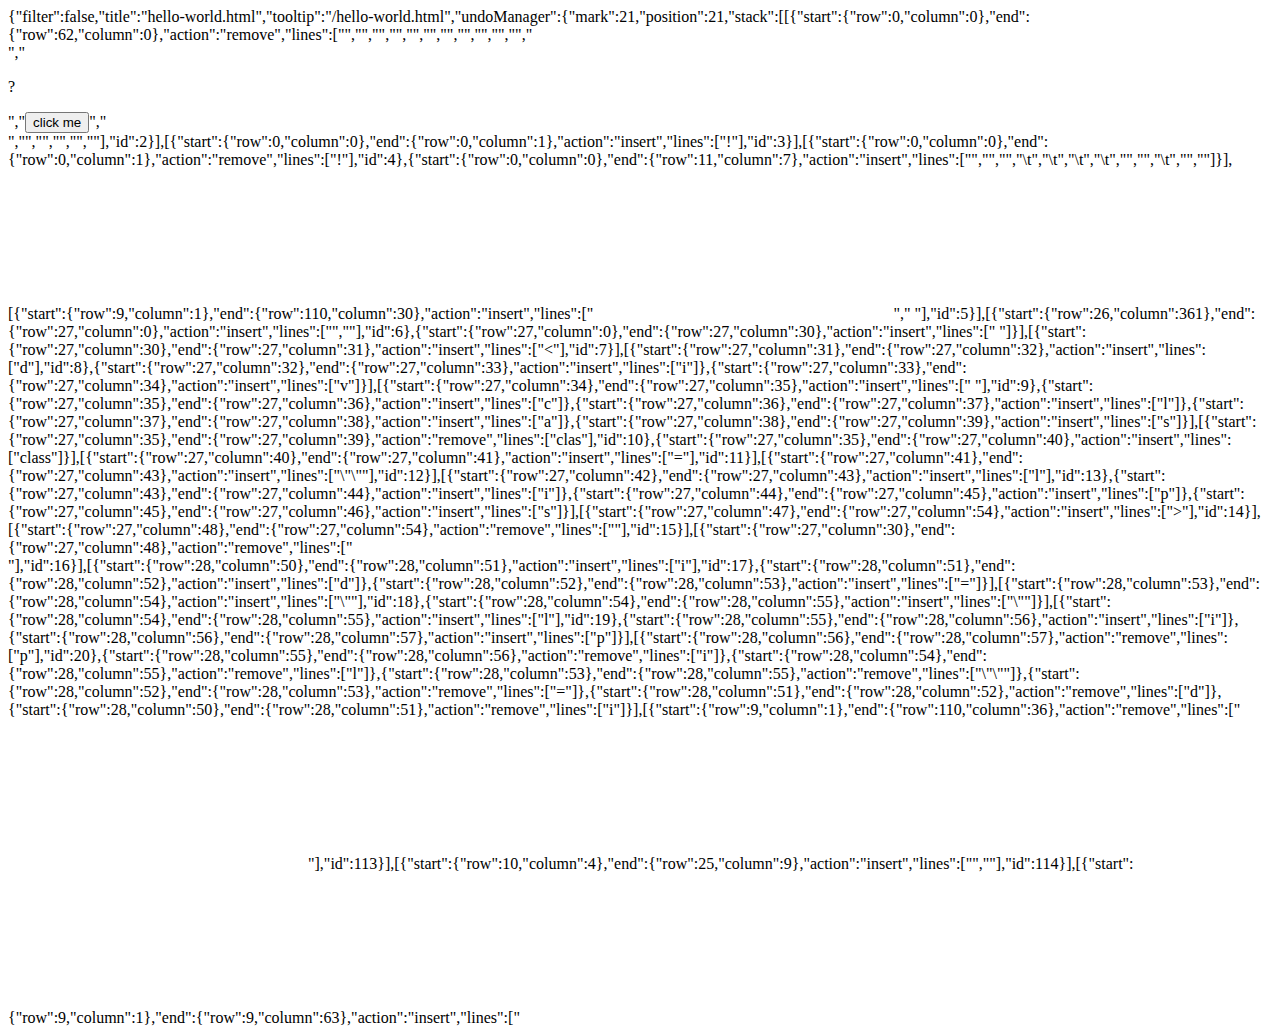
<file: environment/.c9/metadata/workspace/hello-world.html>
{"filter":false,"title":"hello-world.html","tooltip":"/hello-world.html","undoManager":{"mark":21,"position":21,"stack":[[{"start":{"row":0,"column":0},"end":{"row":62,"column":0},"action":"remove","lines":["<!DOCTYPE html>","<!-- HTML5 Hello world by kirupa - http://www.kirupa.com/html5/getting_your_feet_wet_html5_pg1.htm -->","<html lang=\"en-us\">","","<head>","<meta charset=\"utf-8\">","<title>Hello...</title>","<style type=\"text/css\">","#mainContent {","\tfont-family: Arial, Helvetica, sans-serif;","\tfont-size: xx-large;","\tfont-weight: bold;","\tbackground-color: #E3F0FB;","\tborder-radius: 4px;","\tpadding: 10px;","\ttext-align: center;","}",".buttonStyle {","\tborder-radius: 4px;","\tborder: thin solid #F0E020;","\tpadding: 5px;","\tbackground-color: #F8F094;","\tfont-family: \"Segoe UI\", Tahoma, Geneva, Verdana, sans-serif;","\tfont-weight: bold;","\tcolor: #663300;","\twidth: 75px;","}","",".buttonStyle:hover {","\tborder: thin solid #FFCC00;","\tbackground-color: #FCF9D6;","\tcolor: #996633;","\tcursor: pointer;","}",".buttonStyle:active {","\tborder: thin solid #99CC00;","\tbackground-color: #F5FFD2;","\tcolor: #669900;","\tcursor: pointer;","}","","</style>","</head>","","<body>","<div id=\"mainContent\">","<p id=\"helloText\">?</p>","<button id=\"clickButton\" class=\"buttonStyle\">click me</button>","</div>","<script> ","var myButton = document.getElementById(\"clickButton\");","var myText = document.getElementById(\"helloText\");","","myButton.addEventListener('click', doSomething, false)","","function doSomething() {","\tmyText.textContent = \"hello, world!\";","}","</script>","","</body>","</html>",""],"id":2}],[{"start":{"row":0,"column":0},"end":{"row":0,"column":1},"action":"insert","lines":["!"],"id":3}],[{"start":{"row":0,"column":0},"end":{"row":0,"column":1},"action":"remove","lines":["!"],"id":4},{"start":{"row":0,"column":0},"end":{"row":11,"column":7},"action":"insert","lines":["<!DOCTYPE html>","<html lang=\"en\">","<head>","\t<meta charset=\"UTF-8\">","\t<meta name=\"viewport\" content=\"width=device-width, initial-scale=1.0\">","\t<meta http-equiv=\"X-UA-Compatible\" content=\"ie=edge\">","\t<title>Document</title>","</head>","<body>","\t","</body>","</html>"]}],[{"start":{"row":9,"column":1},"end":{"row":110,"column":30},"action":"insert","lines":["<svg viewBox=\"0 0 536 500\" xmlns=\"http://www.w3.org/2000/svg\">","                              <defs>","                              <style>.cls-1{fill:#f90;}.cls-2{fill:#e7c5ab;}.cls-12,.cls-3,.cls-6{fill:#4b433f;}.cls-10,.cls-3,.cls-4{opacity:0.5;}.cls-15,.cls-4{fill:#f1dfd1;}.cls-13,.cls-5{fill:#9f7c71;}.cls-5{opacity:0.4;}.cls-6{opacity:0.3;}.cls-20,.cls-7,.cls-9{fill:#231f20;}.cls-8{fill:#282624;}.cls-9{opacity:0.35;}.cls-10{fill:#b56c4c;}.cls-11{fill:#ccae9a;}.cls-12{opacity:0.25;}.cls-14{fill:#653830;}.cls-15{opacity:0.1;}.cls-16{fill:#44261b;}.cls-17,.cls-19{fill:#4b2a1e;}.cls-17{stroke:#231f20;stroke-miterlimit:10;}.cls-18,.cls-21{opacity:0.7;}.cls-20{opacity:0.75;}.cls-21{fill:#050403;}.cls-22{fill:#523e16;}.cls-23{fill:#d7c9aa;}.cls-24{fill:#fff;opacity:0.2;}</style>","                              </defs>","                              <title>ShahabFinal1</title>","                              ","                              <path class=\"cls-2\" d=\"M269,489.67c-70,0-133.47-18.29-104.21-42C211.5,409.81,202.57,373,203.6,347s120.48-14.53,120.48-14.53a161.61,161.61,0,0,0-1.37,26.06c.06,2.69.18,5.52.4,8.45,1.74,24.51,9.45,56.13,35.28,74.07l.9.62c.83.56,1.61,1.11,2.35,1.67C394.76,468.06,341.4,489.67,269,489.67Z\"/>","                              <path class=\"cls-3\" d=\"m361.64 443.34c-14.09 12.6-34 21.39-46.81 26.16-24.16 9-88.33-6-96.94-34s0-91 0-91l81.61 20a153.68 153.68 0 0 1 23.61 2.5c1.74 24.51 9.45 56.13 35.28 74.07l0.9 0.62c0.83 0.54 1.61 1.09 2.35 1.65z\"/>","                              <path class=\"cls-2\" d=\"M264.48,386.5c-107.48,0-103.09-160-102-181,1.06-20-3-67,6-92s40-67.5,96.5-67S362.18,82,364.84,150,375,386.5,264.48,386.5Z\"/>","                              <path class=\"cls-4\" d=\"m203 63s23.45-7.33 61.1-3.67 27.9 11.88 8.23 17.77-85.75 17.89-91 50.56-6 27.48-2.3 29.18 8.35-23.85 32.51-28.51 48.42-10 25.1 9.77-53.92 15-55.93 37.6-6.92 54 19.33 45.3 28.93 6.15 13 17.91-22.3 12.77-22 28.27-27.24-14.68-27.24-14.68l2.54-43.84-7.34-38.1 13.56-68.23z\"/>","                              <path class=\"cls-5\" d=\"m232.07 236.94c-2.33 3.88-5.43 7.54-8 11.29-4.61 6.72-9.44 13.18-15.94 18.18-3 2.34-10.91 10.6-14.79 6.94-7.83-7.35 16.08-23.35 20.66-26.21a50.42 50.42 0 0 0 8.78-6.65 27.85 27.85 0 0 0 4.21-5.22c1-1.67 1.88-3.53 3.42-4.74a2 2 0 0 1 1.59-0.53 2 2 0 0 1 1.25 1.77 7.39 7.39 0 0 1-1.18 5.17z\"/>","                              <path class=\"cls-6\" d=\"m296.75 227.25c-4.61 2.3 7.21 28.08 22.5 25.25 9.08-1.68 9.4-7.45 8.17-11.87a17.78 17.78 0 0 0-5.43-8.44c-4.66-4.19-14.26-10.43-25.24-4.94z\"/>","                              <path class=\"cls-3\" d=\"M281.89,114.25S295.75,97,308.5,98.5s24.75,6.82,25.75-.09S323.5,68,305,63.5c-3.11-.76,63.45,42,61.1,75.86s-1.1,121.22-3.6,127.8-42,11.54-42,11.54,17-22.25,13.75-34.48S318.62,222.09,306,222.5c-10.26.33-10.75,8.25-22.42-10.12-17.08-19.25-17.9-73.43,11.55-72.5,34.24,1.07,47.64,29.81,46.74,24.07-1.72-11-7.68-28-27.87-34.44C283.25,119.75,272.78,125,281.89,114.25Z\"/>","                              <path class=\"cls-4\" d=\"m256.33 170.56s2.5-17.4 8.17-18.56-0.83 28.33 0 38.83 6 16.67-4.33 22.5a41.7 41.7 0 0 1-5.73 2.76 4.32 4.32 0 0 1-5.76-4.73c0.65-4.21 1.73-10.42 3.16-16.36 2.49-10.33 4.49-24.44 4.49-24.44z\"/>","                              <path class=\"cls-3\" d=\"m251.56 151.25c1.54 2.4 3 6.1 1.6 8.61-1.17 2.17-4.29 6.43-3.27 9.89 2 6.75 0.35 42.27-23.65 42.51-21.81 0.22-46.29-12.35-44-37.34a23.65 23.65 0 0 1 9.6-17.19c12.92-9.28 34.94-21.06 46-18.14 6.03 1.59 11.72 8.54 13.72 11.66z\"/>","                              <path class=\"cls-7\" d=\"M243.95,243.55a8.88,8.88,0,0,1-3.6-1.37,8.6,8.6,0,0,1-2.75-2.76,11.06,11.06,0,0,1-1.27-3.65A20.74,20.74,0,0,1,236,232a19.48,19.48,0,0,1,1.65-7.46,29.41,29.41,0,0,1,3.92-6.52l.09.05c-1,2.31-2.12,4.56-3,6.87a30,30,0,0,0-2.09,7.1,9.73,9.73,0,0,0,.12,3.7,9,9,0,0,0,1.65,3.26,14,14,0,0,0,5.68,4.49Z\"/>","                              <path class=\"cls-7\" d=\"M272.32,243.32a10.36,10.36,0,0,1-3.59-.16c-.58-.14-1.15-.41-1.74-.5a5.92,5.92,0,0,0-1.77,0l-1.72.29c-.54.12-1.11.28-1.71.38a16,16,0,0,1-3.62.21l0-.1a16.05,16.05,0,0,1,3.42-1.16,9.23,9.23,0,0,1,3.66-.18,15.65,15.65,0,0,0,1.8.22c.6,0,1.21,0,1.81,0a10.43,10.43,0,0,1,3.5.89Z\"/>","                              <path class=\"cls-7\" d=\"M280.64,243.82a12.78,12.78,0,0,0,7.87-4.94,13.15,13.15,0,0,0,2.33-4.17,12.45,12.45,0,0,0,.45-4.78,25.58,25.58,0,0,0-1-4.68,39.3,39.3,0,0,0-1.87-4.43,94.14,94.14,0,0,0-4.84-8.43l.08-.06a37,37,0,0,1,5.72,8,21.38,21.38,0,0,1,2.5,9.56,20,20,0,0,1-.69,4.89,15.48,15.48,0,0,1-2,4.57,10.17,10.17,0,0,1-8.54,4.55Z\"/>","                              <path class=\"cls-8\" d=\"m244.5 240.25a41.78 41.78 0 0 1 7-1.08c1.85-0.12 5.5 1.08 6.5 0s-2.87-9.65-11.12-9-4.88 10.78-2.38 10.08z\"/>","                              <path class=\"cls-8\" d=\"m282.65 240.25a41.78 41.78 0 0 0-7-1.08c-1.85-0.12-5.5 1.08-6.5 0s2.88-9.65 11.13-9 4.89 10.78 2.37 10.08z\"/>","                              <path class=\"cls-9\" d=\"M283.39,225.18a20.12,20.12,0,0,0-5,.22c-7.67,1.21-8.54,3.59-12.68,5.35-4.52,1.92-15.69-2.63-15.69-2.63s-13.85-3.52-13.76,5.92a10.39,10.39,0,0,0,3.45,7.11,15.05,15.05,0,0,0,1.91,1.59c1.59,1.11,4.76.9,6.78,1.55,2.45.8,2.11-.57,3.64-.31,2.38.39,3.4.52,11.72-1.53,2.46-.61,5.64,1,6.51.49,4.23-2.67,8.61,5,17-2a26.2,26.2,0,0,0,2.45-2.35S295.87,226.31,283.39,225.18Z\"/>","                              <path class=\"cls-2\" d=\"m361.5 277.25a29.92 29.92 0 0 0 7.75-19.25s14.5-35.25 5.25-43.25-10.42 4.75-9.46 17.5a25.25 25.25 0 0 1-8 20.25s-4.54 33.5 4.46 24.75z\"/>","                              <path class=\"cls-2\" d=\"m164.79 279.47s0.57-0.52-0.84 0.15c-15.12 7.25-3.43-16.39-9.54-32.13-3.62-9.34-5.84-37.46 1.21-38.5 6.22-0.92 9.63 4.25 9.13 20.25s0.04 50.23 0.04 50.23z\"/>","                              <path class=\"cls-7\" d=\"M164.81,279.43c-.07,0,0-.07,0-.1s0,0,0,0h0a1.5,1.5,0,0,0-.28.09c-.19.07-.37.16-.56.25l-1.13.5a13.4,13.4,0,0,1-2.36.75,4.52,4.52,0,0,1-2.47-.12,3.2,3.2,0,0,1-1.68-1.8,13.34,13.34,0,0,1-.7-4.89c0-1.65.08-3.29.17-4.93.18-3.28.4-6.56.33-9.84a36.91,36.91,0,0,0-1.28-9.68c-.44-1.55-1.12-3.07-1.54-4.68s-.8-3.21-1.11-4.83a92.33,92.33,0,0,1-1.28-9.8,78.85,78.85,0,0,1-.19-9.89,39.9,39.9,0,0,1,.53-4.94,14.64,14.64,0,0,1,1.57-4.79,4.35,4.35,0,0,1,1.9-1.88,4,4,0,0,1,1.33-.3l.64-.06.65,0a5.95,5.95,0,0,1,4.58,2.28,12.49,12.49,0,0,1,2.21,4.58,31.28,31.28,0,0,1,.87,4.93,78.85,78.85,0,0,1,.21,9.91c-.1,3.28-.12,6.56-.16,9.85-.11,6.57-.15,13.14-.17,19.71v9.86C164.86,272.88,164.88,276.23,164.81,279.43Zm0,.09c-.17-3.38-.23-6.59-.33-9.9l-.18-9.86c-.1-6.57-.18-13.15-.19-19.72,0-3.29.06-6.58.16-9.87a77.91,77.91,0,0,0-.2-9.78,30.34,30.34,0,0,0-.79-4.78,11.62,11.62,0,0,0-2-4.25,5.08,5.08,0,0,0-3.94-2l-.58,0-.59,0a3.14,3.14,0,0,0-1.06.22,3.57,3.57,0,0,0-1.55,1.54,13.93,13.93,0,0,0-1.51,4.52,39.17,39.17,0,0,0-.56,4.85,78.17,78.17,0,0,0,.12,9.81c.5,6.53,1.42,13.05,3.76,19.22a37.35,37.35,0,0,1,1.2,9.81c0,3.3-.22,6.58-.43,9.86-.11,1.64-.21,3.28-.22,4.91a13.16,13.16,0,0,0,.64,4.81,3,3,0,0,0,1.56,1.72,4.37,4.37,0,0,0,2.38.14,13.28,13.28,0,0,0,2.34-.72l1.13-.49c.19-.09.37-.17.57-.25a1.56,1.56,0,0,1,.31-.09.17.17,0,0,1,.11,0,.09.09,0,0,1,0,.13C164.88,279.44,164.92,279.46,164.77,279.52Z\"/>","                              <path class=\"cls-10\" d=\"M160.61,237.57a19.15,19.15,0,0,1,.38-4.39c1-4.71,2-16.4-2.4-18.71-.8-.42-2.29-1.18-2.91-.12a13.87,13.87,0,0,0-.92,4.12,90.54,90.54,0,0,0-.71,10.25c0,3.21,1.83,7,1.83,10.18,0,1.8,1.08,2.52,1.28,4.31.1.84.16,2.5.89,3.09a.66.66,0,0,0,.54.2C160.56,246.22,160.7,240.74,160.61,237.57Z\"/>","                              <path class=\"cls-11\" d=\"M377.42,223c-1,18.88-3.61,28.37-6.79,37-1.46,4,4.37,21.54.38,24.53-4.8,3.59-12.87.32-12.87-3,0-8.09,4.88-26,4.88-26l-.75-32,.88-2.87L365,214.5c3.81-2.75,6.46-3,8.31-2.1l.25.14a7.93,7.93,0,0,1,3.19,4.65A16.74,16.74,0,0,1,377.42,223Z\"/>","                              <path class=\"cls-7\" d=\"M377.47,223c-.48,8.69-.91,17.46-3,26-.52,2.13-1.13,4.23-1.8,6.31-.34,1-.71,2.07-1.09,3.09l-.58,1.53a4.26,4.26,0,0,0-.3,1.5,38.4,38.4,0,0,0,.58,6.44c.32,2.15.66,4.31.93,6.48a36.32,36.32,0,0,1,.35,6.56,6.67,6.67,0,0,1-.89,3.21,3.76,3.76,0,0,1-1.31,1.08,7.38,7.38,0,0,1-1.53.68,10.56,10.56,0,0,1-6.53-.17,9.13,9.13,0,0,1-2.91-1.58,4.64,4.64,0,0,1-1.09-1.28,2.75,2.75,0,0,1-.33-1.65,50.5,50.5,0,0,1,.64-6.52c.34-2.16.7-4.31,1.12-6.45.84-4.28,1.81-8.54,2.88-12.77v.11c-.21-5.33-.34-10.66-.5-16s-.24-10.67-.37-16v-.08l0-.08c.93-3,1.9-6,2.85-9l0-.14.1-.07a14.71,14.71,0,0,1,4.79-2.3,6.12,6.12,0,0,1,2.7-.07,4.91,4.91,0,0,1,2.35,1.3,10.06,10.06,0,0,1,2.4,4.65A17.05,17.05,0,0,1,377.47,223Zm-.1,0a16.91,16.91,0,0,0-.54-5.15,9.14,9.14,0,0,0-2.45-4.44,4.52,4.52,0,0,0-2.21-1.11,5.54,5.54,0,0,0-2.47.17,14.08,14.08,0,0,0-4.46,2.41l.15-.21c-.88,3-1.73,6-2.65,9l0-.16c.12,5.33.3,10.67.38,16s.21,10.67.25,16v.11q-1.75,6.28-3.16,12.67c-.47,2.12-.9,4.26-1.24,6.41a47.65,47.65,0,0,0-.68,6.47,3.07,3.07,0,0,0,1.33,2.68,8.81,8.81,0,0,0,2.81,1.51,10.22,10.22,0,0,0,6.32.15,7,7,0,0,0,1.45-.65,3.38,3.38,0,0,0,1.19-1,6.33,6.33,0,0,0,.81-3,33.75,33.75,0,0,0-.42-6.47c-.3-2.15-.68-4.3-1-6.45a38.58,38.58,0,0,1-.68-6.56,5.15,5.15,0,0,1,.32-1.7l.52-1.54,1-3.1c.65-2.07,1.22-4.16,1.73-6.27A138,138,0,0,0,377.37,222.95Z\"/>","                              <path class=\"cls-12\" d=\"M374,219.6c-3.77-1.13-.67,4.57-.67,4.57s-.27,16-2.18,26.51c-3.65,6.49,1.78,3-.9,11.79,1.18,6.24,2.92,18.78,1.46,21.2-3.93,4-7.92,1.75-8.3,2.09l1.23-13-1.51-52.12-.21-7.13s6.11-3.62,10.39-1.1l.25.14a7.54,7.54,0,0,1,2.87,4C378,221,376,220.87,374,219.6Z\"/>","                              <path class=\"cls-13\" d=\"m376.41 224.73a6.13 6.13 0 0 0-0.89-3.81 2.57 2.57 0 0 0-3.68-1c-3.58 1.88-4.21 33.74-2 32.62s5.64-15.89 6.57-27.81z\"/>","                              <path class=\"cls-14\" d=\"M291.11,283.81l-.57.56a42.63,42.63,0,0,1-6.21,5A28.13,28.13,0,0,1,270,294a29.6,29.6,0,0,1-8.31-.82l-.1,0a18,18,0,0,0-7.63-.19,34.64,34.64,0,0,1-5.1.55h-.65a12.35,12.35,0,0,1-3.86-.69,37,37,0,0,1-10.23-5.87c-1-.79-1.92-1.53-2.67-2.17a3.1,3.1,0,0,1-.25-4.45,40.46,40.46,0,0,1,29.26-13.15,41,41,0,0,1,30.65,13A2.66,2.66,0,0,1,291.11,283.81Z\"/>","                              <path class=\"cls-8\" d=\"M291.15,283.85a44.8,44.8,0,0,1-6.8,5.66,28.13,28.13,0,0,1-8,3.8,27.64,27.64,0,0,1-8.85,1.1,26.26,26.26,0,0,1-4.45-.52,29.82,29.82,0,0,0-4.29-.79,18.58,18.58,0,0,0-4.32.14,38,38,0,0,1-4.42.49c-.74,0-1.48.05-2.24,0a12,12,0,0,1-2.22-.37,21.75,21.75,0,0,1-4.15-1.6,48,48,0,0,1-7.46-4.78l-1.73-1.39-.87-.69a3.23,3.23,0,0,1-.74-.91,3.33,3.33,0,0,1-.33-2.3,4.06,4.06,0,0,1,1.18-2A39.91,39.91,0,0,1,246,269.59a40.91,40.91,0,0,1,17.52-2.89,38.85,38.85,0,0,1,17,4.92,42.51,42.51,0,0,1,7.24,5.13,44,44,0,0,1,3.2,3.06,2.87,2.87,0,0,1,1,2A2.74,2.74,0,0,1,291.15,283.85Zm-.07-.07a2.62,2.62,0,0,0,.73-2,2.71,2.71,0,0,0-1-1.87,33.61,33.61,0,0,0-3.25-3,40.89,40.89,0,0,0-7.37-4.76,41.72,41.72,0,0,0-33.89-1.74,41.23,41.23,0,0,0-14.48,9.6,3.53,3.53,0,0,0-1.11,1.72,2.87,2.87,0,0,0,.23,2,5,5,0,0,0,1.46,1.52l1.7,1.4a40.36,40.36,0,0,0,7.39,4.75,20.64,20.64,0,0,0,4.1,1.51,11.59,11.59,0,0,0,2.15.29c.71,0,1.45,0,2.18-.08a38,38,0,0,0,4.34-.63,18.42,18.42,0,0,1,4.49-.28,30.41,30.41,0,0,1,4.4.76,34,34,0,0,0,4.32.52,29.79,29.79,0,0,0,8.65-.84,27.47,27.47,0,0,0,8-3.41A41.09,41.09,0,0,0,291.07,283.77Z\"/>","                              <path class=\"cls-8\" d=\"M281.37,280.46a39.55,39.55,0,0,0,5.21,1c.88.12,1.76.18,2.63.35a20,20,0,0,1,2.6.67v.07a13.23,13.23,0,0,1-2.7,0,19.48,19.48,0,0,1-2.63-.51,29.62,29.62,0,0,1-5.13-1.55Z\"/>","                              <path class=\"cls-8\" d=\"M238.92,282.31a14.73,14.73,0,0,1-3.77,1.59,11,11,0,0,1-2,.5,7.71,7.71,0,0,1-2.07,0v-.07a12,12,0,0,1,1.94-.65c.65-.17,1.32-.22,2-.34s1.32-.26,2-.43a11.27,11.27,0,0,0,1.91-.63Z\"/>","                              <path class=\"cls-15\" d=\"M247,292.25a7.93,7.93,0,0,1-2.55.56,37,37,0,0,1-10.23-5.87,6.18,6.18,0,0,1,3.45-.85c6.13-.09,9.21-2.16,11.67,0A4.2,4.2,0,0,1,247,292.25Z\"/>","                              <path class=\"cls-8\" d=\"M281.58,280.51s-.7,1.11-3.71,1.85a20.71,20.71,0,0,1-2.91.39c-4.87.41-13.11.52-13.88.67s-17-.49-21.93-.68c-.4,0-.53-.45-.18-.61,3.13-1.4,11.53-5,15.26-4.83,4.64.19,4.28,2,6.85,1.82s6.06-2.51,9.46-1.83c2.45.5,7.1,2,9.51,2.72Z\"/>","                              <path class=\"cls-16\" d=\"m243.25 151.84a5.57 5.57 0 0 0 3.13-7.64c-1.32-2.66-4.06-5.55-9.78-6.1-7.63-0.74-25.44 2.61-35.82 4.77a20.47 20.47 0 0 0-12.48 8.13s-8.1 9.53-9.31 15c5.94-3.67 24.31-18.66 49.95-13.4a27.56 27.56 0 0 0 10.38 0.31 22 22 0 0 0 3.93-1.07z\"/>","                              <path class=\"cls-16\" d=\"m283.56 152.1a5.76 5.76 0 0 1-2.77-8.08c1.52-2.67 4.53-5.49 10.47-5.72 7.92-0.31 26.12 4.21 36.71 7.07a21.18 21.18 0 0 1 12.41 9.15s7.8 10.33 8.72 16c-5.92-4.14-24-20.72-50.78-16.83a28.51 28.51 0 0 1-10.73-0.3 22.75 22.75 0 0 1-4.03-1.29z\"/>","                              <path class=\"cls-17\" d=\"M377.52,134.61c-1.92-9.17-7.63-20-9-32.79-2-18.25-34-54.41-79.21-64.9q-4-.95-8.19-1.58A109.54,109.54,0,0,0,264,34a104.3,104.3,0,0,0-31.22,4.75A110.24,110.24,0,0,0,186,68.24c-1.65,1.76-3.22,3.53-4.69,5.32A97.31,97.31,0,0,0,173,85.22a67.65,67.65,0,0,0-7.38,16.42c-.38,1.36-.69,2.68-.92,4-2.37,13.2-7,24.12-8.46,31.84-.47,2.44-.84,5-1.12,7.68-1.21,11.53-.75,24.74.18,36.16.23,2.85.49,5.58.77,8.16.89,8.4,1.9,15.06,2.4,18.16a2.71,2.71,0,0,0,1.6,2c1.5.73,2.92,3.65,3.22,7.93,0,.47,0,1.07,0,1.78,0,2.45-.2,6.18-.46,10.13,0,0,0,0,0,0-.05.85-.11,1.71-.17,2.57-.27,4-.59,8.06-.83,10.94-.21,2.54-.36,4.2-.36,4.2a223.86,223.86,0,0,0-1.06,23c0,37.75,7.91,110,66.46,127.26a87.64,87.64,0,0,0,12.8,2.75c.68.1,1.36.18,2,.26a108.47,108.47,0,0,0,12.65.76,146.93,146.93,0,0,0,24.76-1.9c88.37-14.72,88.69-111.74,86.19-164.57l.18-13.92a12,12,0,0,1,2.23-6.78,4.26,4.26,0,0,1,1.85-1.75c.83-.43,1.4-.21,3-.22a1,1,0,0,0,.94-.67C378.55,197.23,381.17,152,377.52,134.61ZM334.94,267.28c-21.67,9.83-32.67,0-32.67,0a8.08,8.08,0,0,0-1.74-.2,7.78,7.78,0,0,0-7.51,9.68c1,3.87,2,8.19,2.66,12.18,1.11,6.38-5.19,11.68-12,11.67-11.66,0-13.54-3.45-13.66-6a29.92,29.92,0,0,1-8.34-.93l-.1,0a17,17,0,0,0-3.34-.48,19.33,19.33,0,0,0-4.37.31,33.45,33.45,0,0,1-5.08.66c-.08,2.08-1.62,5.26-11.86,5.26a20.34,20.34,0,0,1-6.64-.92,7.06,7.06,0,0,1-3.86-2.84c-1.31-2.13-1.07-5,.16-8.16l.12-.29a11.9,11.9,0,0,0-.53-9.77c-4.62-2-9.56-4.3-14.56-6.73a61.17,61.17,0,0,1-17-2.78A42.1,42.1,0,0,1,171.27,250s0,0,0,0c-.61-1-1.19-2-1.74-3-.2-.71-.37-1.47-.53-2.26s-.31-1.71-.43-2.62a82.57,82.57,0,0,1-.67-8.83c-.38-13,1.2-28.73,1.55-36.19.5-10.5.21-38.59,4.46-46.59,1-1.94,1.22-4.49,1-7.39-.66-9.05-5.24-21.54-.51-30.06,1.87-3.37,4.06-9.52,8.16-16.55,8.91-15.27,26.85-34.65,70.08-38.36,3.38-.29,6.93-.49,10.63-.58a98.78,98.78,0,0,1,24,2.27c36.18,8.1,56.16,35.8,64.83,54.26a49.64,49.64,0,0,1,4.32,27.2c-1.09,8.77-3.4,22.76-2.17,28.63,2.79,13.28,4.66,57,5,64.49C358.82,237.21,355.14,258.12,334.94,267.28Z\"/>","                              <path class=\"cls-14\" d=\"m226.19 277.38c-4.62-2-9.56-4.3-14.56-6.73h3.43a12.23 12.23 0 0 1 11.13 6.73z\"/>","                              <path class=\"cls-7\" d=\"M369.72,111.62a22.83,22.83,0,0,0-4.87-6.14,25.8,25.8,0,0,0-6.52-4.31,27.68,27.68,0,0,0-7.48-2.24,35.82,35.82,0,0,0-7.81-.31l0-.83a35.31,35.31,0,0,1,8,.46,28.29,28.29,0,0,1,7.59,2.44,25.88,25.88,0,0,1,6.51,4.55,23,23,0,0,1,4.75,6.33Z\"/>","                              <path class=\"cls-7\" d=\"M179.52,102.23a12.6,12.6,0,0,0-5.06,1.24,17.8,17.8,0,0,0-4.35,2.84l-.95.89c-.3.31-.58.64-.87,1a11.09,11.09,0,0,0-.85,1l-.84,1c-.56.67-1.05,1.39-1.62,2.06s-1,1.44-1.58,2.14l-.09,0c.32-.84.69-1.65,1.08-2.46s.9-1.56,1.42-2.3a18.89,18.89,0,0,1,3.79-3.85,18.45,18.45,0,0,1,4.67-2.69,12.88,12.88,0,0,1,5.27-.88Z\"/>","                              <path class=\"cls-7\" d=\"M263.39,294.15a3.4,3.4,0,0,0-.91,2.49,3.58,3.58,0,0,0,.12,1.32,4,4,0,0,0,.65,1.15c.55.71,1.28,1.29,1.89,2a5.53,5.53,0,0,1,.8,1.21,1.73,1.73,0,0,1,0,1.45l-.05,0a3,3,0,0,0-1.2-2.27,16.93,16.93,0,0,1-1.83-2.14,4.36,4.36,0,0,1-.64-1.31,3.85,3.85,0,0,1,0-1.45,3.53,3.53,0,0,1,1.15-2.52Z\"/>","                              <path class=\"cls-7\" d=\"m260 293.55a4.83 4.83 0 0 0-1.15 2.74 20.57 20.57 0 0 0 0.06 3 14 14 0 0 1-0.06 3.11 4.14 4.14 0 0 1-1.49 2.73 5.61 5.61 0 0 0 1-2.77 25.32 25.32 0 0 0 0.19-3 21.17 21.17 0 0 1 0.12-3.09 5 5 0 0 1 1.36-2.75z\"/>","                              <path class=\"cls-7\" d=\"M266.58,294.15a4.71,4.71,0,0,0-1.12,2.49,6.92,6.92,0,0,0,.14,2.73c.19.9.56,1.78.67,2.75a3.64,3.64,0,0,1-.12,1.49,2.24,2.24,0,0,1-.89,1.16l0,0a3.1,3.1,0,0,0,.48-2.53c-.14-.89-.35-1.81-.51-2.75a7.46,7.46,0,0,1,0-2.86,4.84,4.84,0,0,1,1.31-2.49Z\"/>","                              <path class=\"cls-7\" d=\"M260.52,293.59a1.8,1.8,0,0,1,.65,1,4.67,4.67,0,0,1,.16,1.22,21,21,0,0,1-.29,2.43c-.12.8-.23,1.6-.32,2.39A3.44,3.44,0,0,0,261,303l0,0a1.76,1.76,0,0,1-.56-1.1,5.85,5.85,0,0,1-.06-1.24,15.2,15.2,0,0,1,.37-2.42,19.55,19.55,0,0,0,.4-2.38,2.8,2.8,0,0,0-.61-2.22Z\"/>","                              <path class=\"cls-7\" d=\"M249.3,294.16a2.1,2.1,0,0,1,.81,2.07,21.83,21.83,0,0,0-.09,2.27,9.56,9.56,0,0,0,.3,2.2,5,5,0,0,0,1.05,1.94l0,0a3.77,3.77,0,0,1-1.38-1.86,6.44,6.44,0,0,1-.26-2.31,22.83,22.83,0,0,1,.21-2.29,2,2,0,0,0-.62-2Z\"/>","                              <path class=\"cls-7\" d=\"M266.85,294.65a1.55,1.55,0,0,1,.79,1.46,8.7,8.7,0,0,1-.3,1.69c-.12.55-.26,1.1-.33,1.64a1.63,1.63,0,0,0,.31,1.51l0,0a1,1,0,0,1-.53-.69,2.68,2.68,0,0,1-.07-.88,8.42,8.42,0,0,1,.37-1.68,8.32,8.32,0,0,0,.38-1.63,1.48,1.48,0,0,0-.63-1.43Z\"/>","                              <path class=\"cls-7\" d=\"M268.72,294.84a1.38,1.38,0,0,1,.75,1,11.59,11.59,0,0,1,.07,1.31,4.06,4.06,0,0,0,.22,1.22,2.63,2.63,0,0,0,.69,1l0,0a1.73,1.73,0,0,1-1-.93,3.1,3.1,0,0,1-.17-1.33,11.45,11.45,0,0,0,0-1.29,1.29,1.29,0,0,0-.62-1Z\"/>","                              <path class=\"cls-7\" d=\"M259.83,293.52a1.11,1.11,0,0,1,.78,1,4.43,4.43,0,0,1-.3,1.33,10.47,10.47,0,0,0-.33,1.27,1,1,0,0,0,.33,1.12v0a.79.79,0,0,1-.51-.47,1.57,1.57,0,0,1-.07-.71,5.33,5.33,0,0,1,.38-1.31,4.29,4.29,0,0,0,.37-1.25,1,1,0,0,0-.64-1Z\"/>","                              <path class=\"cls-7\" d=\"M250.29,294.19a1.11,1.11,0,0,1,.78,1,7,7,0,0,1-.18,1.33,7.9,7.9,0,0,0-.14,1.29,1.21,1.21,0,0,0,.47,1.1v0a1.15,1.15,0,0,1-.72-1.12,4.61,4.61,0,0,1,.18-1.34,6.79,6.79,0,0,0,.25-1.28,1,1,0,0,0-.64-1Z\"/>","                              <path class=\"cls-7\" d=\"M256.6,293.45a1.06,1.06,0,0,1,.67.6,1.55,1.55,0,0,1,.07.92l-.33,1.77c-.1.59-.21,1.17-.26,1.76a4.41,4.41,0,0,0,0,.87,1,1,0,0,0,.36.74v0a1,1,0,0,1-.52-.74,3.48,3.48,0,0,1-.07-.92,9.79,9.79,0,0,1,.28-1.79c.14-.59.29-1.17.41-1.75a1.62,1.62,0,0,0,0-.85,1,1,0,0,0-.58-.61Z\"/>","                              <path class=\"cls-7\" d=\"M264.24,294.14a1,1,0,0,0-.64,1,4.29,4.29,0,0,0,.37,1.25,5.33,5.33,0,0,1,.38,1.31,1.57,1.57,0,0,1-.07.71.79.79,0,0,1-.51.47v0a1,1,0,0,0,.33-1.12,10.47,10.47,0,0,0-.33-1.27,4.43,4.43,0,0,1-.3-1.33,1.11,1.11,0,0,1,.78-1Z\"/>","                              <path class=\"cls-7\" d=\"M255.32,293.52a1.85,1.85,0,0,1,.65,1.06,4.88,4.88,0,0,1,.16,1.25,21.93,21.93,0,0,1-.29,2.48c-.12.82-.23,1.63-.32,2.44a3.58,3.58,0,0,0,.28,2.34l0,0a1.82,1.82,0,0,1-.56-1.13,6.1,6.1,0,0,1-.06-1.27,15.74,15.74,0,0,1,.37-2.47,20.43,20.43,0,0,0,.4-2.43,2.9,2.9,0,0,0-.61-2.27Z\"/>","                              <path class=\"cls-7\" d=\"M258.39,293.48a1.86,1.86,0,0,0-.62,1.7,11.64,11.64,0,0,0,.39,1.88,10.16,10.16,0,0,1,.37,1.93,3.63,3.63,0,0,1-.06,1,1.25,1.25,0,0,1-.54.84l0,0a2.17,2.17,0,0,0,.3-1.78c-.09-.63-.2-1.26-.32-1.9a12.28,12.28,0,0,1-.3-1.94,1.93,1.93,0,0,1,.8-1.73Z\"/>","                              <path class=\"cls-7\" d=\"M251.71,293.84a1.86,1.86,0,0,0-.62,1.7,11.64,11.64,0,0,0,.39,1.88,10.16,10.16,0,0,1,.37,1.93,3.63,3.63,0,0,1-.06,1,1.25,1.25,0,0,1-.54.84l0,0a2.17,2.17,0,0,0,.3-1.78c-.09-.63-.2-1.26-.32-1.9a12.28,12.28,0,0,1-.3-1.94,1.93,1.93,0,0,1,.8-1.73Z\"/>","                              <path class=\"cls-7\" d=\"M251.73,293.59a2.57,2.57,0,0,1,.66,1.38,7.65,7.65,0,0,1,.15,1.54c0,1-.18,2-.29,3.06l-.32,3a13.75,13.75,0,0,0-.06,1.5,3,3,0,0,0,.33,1.44l0,0a2.59,2.59,0,0,1-.58-1.44,9.43,9.43,0,0,1-.07-1.55,23,23,0,0,1,.36-3.05c.16-1,.34-2,.41-3a8.85,8.85,0,0,0-.06-1.51,2.51,2.51,0,0,0-.54-1.37Z\"/>","                              <path class=\"cls-7\" d=\"M268.85,294.63a1.86,1.86,0,0,0-.62,1.7,11.64,11.64,0,0,0,.39,1.88,10.16,10.16,0,0,1,.37,1.93,3.63,3.63,0,0,1-.06,1,1.25,1.25,0,0,1-.54.84l0,0a2.17,2.17,0,0,0,.3-1.78c-.09-.63-.2-1.26-.32-1.9a12.28,12.28,0,0,1-.3-1.94,1.93,1.93,0,0,1,.8-1.73Z\"/>","                              <path class=\"cls-7\" d=\"M253.65,293.63a1.86,1.86,0,0,0-.62,1.7,11.64,11.64,0,0,0,.39,1.88,10.16,10.16,0,0,1,.37,1.93,3.63,3.63,0,0,1-.06,1,1.25,1.25,0,0,1-.54.84l0,0a2.17,2.17,0,0,0,.3-1.78c-.09-.63-.2-1.26-.32-1.9a12.28,12.28,0,0,1-.3-1.94,1.93,1.93,0,0,1,.8-1.73Z\"/>","                              <path class=\"cls-7\" d=\"M254.48,293.59a4,4,0,0,1,.66,2.67,10.19,10.19,0,0,1-.46,2.76,19.92,19.92,0,0,1-1.08,2.55,7.23,7.23,0,0,0-.79,2.54h-.06a4.16,4.16,0,0,1,.29-2.8c.38-.87.9-1.61,1.23-2.45a9.45,9.45,0,0,0,.62-2.62,3.89,3.89,0,0,0-.44-2.61Z\"/>","                              <path class=\"cls-7\" d=\"M323,76.89c2.17-1.08,4.41-2,6.68-2.89a63.34,63.34,0,0,1,7-2.17,29.73,29.73,0,0,1,7.25-1.12A15.2,15.2,0,0,1,351,72.18l0,.09a21.83,21.83,0,0,0-7.1-.57,48.19,48.19,0,0,0-7.11.9,62.69,62.69,0,0,0-7,1.87c-2.3.73-4.58,1.55-6.8,2.51Z\"/>","                              <g class=\"cls-18\">","                              <path class=\"cls-7\" d=\"M306.85,66.7a40.42,40.42,0,0,1,5-4.7,41.23,41.23,0,0,1,5.77-3.78,25.48,25.48,0,0,1,6.45-2.55,20,20,0,0,1,6.91-.33v.1a37.93,37.93,0,0,0-6.67,1.2,40,40,0,0,0-6.33,2.3,40.58,40.58,0,0,0-5.84,3.47,40.14,40.14,0,0,0-5.24,4.37Z\"/>","                              </g>","                              <g class=\"cls-18\">","                              <path class=\"cls-7\" d=\"m290.47 60.61a43 43 0 0 1 2.71-5.87 36.82 36.82 0 0 1 3.63-5.38 21 21 0 0 1 4.77-4.49 13.62 13.62 0 0 1 6.18-2.08v0.1a20.86 20.86 0 0 0-5.64 2.81 31.31 31.31 0 0 0-4.72 4.18 36.18 36.18 0 0 0-3.79 5.12 42.69 42.69 0 0 0-3 5.65z\"/>","                              </g>","                              <path class=\"cls-7\" d=\"M275.7,57.53A76.08,76.08,0,0,1,278.52,46a29.14,29.14,0,0,1,2.31-5.55,11.45,11.45,0,0,1,4-4.46l.06.08a17.71,17.71,0,0,0-3.21,4.85c-.85,1.75-1.73,3.5-2.43,5.34s-1.35,3.71-1.91,5.6-1.11,3.8-1.56,5.73Z\"/>","                              <g class=\"cls-18\">","                              <path class=\"cls-7\" d=\"M261.7,57.54,261,45.77c-.14-2-.34-3.92-.4-5.88L260.51,37c0-.49,0-1-.05-1.47,0-.24,0-.49,0-.73a1.58,1.58,0,0,0-.15-.64V34c.32.17.32.45.42.67s.15.48.21.72c.11.49.21,1,.29,1.46.17,1,.28,2,.38,2.94.19,2,.18,3.94.2,5.91q.11,5.91,0,11.81Z\"/>","                              </g>","                              <path class=\"cls-7\" d=\"M243.88,59.17c-.63-1.85-1.3-3.68-2-5.5s-1.42-3.63-2.2-5.41S238,44.76,237.14,43q-.64-1.29-1.39-2.51a5.51,5.51,0,0,0-1.93-2l0-.1a4.67,4.67,0,0,1,2.46,1.71A16,16,0,0,1,238,42.56a35.41,35.41,0,0,1,2.4,5.4A111.44,111.44,0,0,1,244,59.14Z\"/>","                              <g class=\"cls-18\">","                              <path class=\"cls-7\" d=\"m226.69 63a48.8 48.8 0 0 0-3.46-4.27 44.87 44.87 0 0 0-3.85-3.88 50.32 50.32 0 0 0-4.31-3.29 30.35 30.35 0 0 0-4.73-2.66v-0.1a14.1 14.1 0 0 1 5.25 1.92 23.52 23.52 0 0 1 4.32 3.55 46.6 46.6 0 0 1 6.85 8.68z\"/>","                              </g>","                              <path class=\"cls-7\" d=\"M207.95,71a17,17,0,0,0-3.63-3.12,21.05,21.05,0,0,0-4.23-2.19,34.25,34.25,0,0,0-4.57-1.26c-.76-.22-1.55-.3-2.33-.49s-1.58-.23-2.39-.41v-.1a16.3,16.3,0,0,1,4.91,0A17.27,17.27,0,0,1,200.4,65a21.7,21.7,0,0,1,4.21,2.52A17.32,17.32,0,0,1,208,70.95Z\"/>","                              <g class=\"cls-18\">","                              <path class=\"cls-7\" d=\"M194.69,81a42.2,42.2,0,0,0-4.7-.75,44.44,44.44,0,0,0-4.73-.29c-1.58,0-3.14.17-4.69.28s-3.09.36-4.69.62l0-.09a14.57,14.57,0,0,1,4.6-1.51,22.69,22.69,0,0,1,4.84-.08,41.36,41.36,0,0,1,9.43,1.75Z\"/>","                              </g>","                              <g class=\"cls-18\">","                              <path class=\"cls-7\" d=\"M334.58,87.78a42.88,42.88,0,0,1,7.23-1.94,45.16,45.16,0,0,1,7.48-.66,29.47,29.47,0,0,1,7.5.77,24.56,24.56,0,0,1,7,2.88l0,.09c-.6-.18-1.19-.39-1.78-.58l-.87-.31-.9-.24c-.6-.15-1.18-.34-1.77-.5l-1.81-.36a45.8,45.8,0,0,0-7.3-.94,44.5,44.5,0,0,0-7.39.36,42.6,42.6,0,0,0-7.27,1.54Z\"/>","                              </g>","                              <path class=\"cls-15\" d=\"m253.71 51.74c-18 6.26-18 8.49-29.37 11.75s-18.18 2.23-29.63 3.74c-3.07 0.41-6 0.74-8.68 1a110.24 110.24 0 0 1 46.79-29.49c2.38 0 4.78-0.1 7.11-0.31 16.32-1.44 19.72-1.8 26.89 0 0 0.01 4.85 7.05-13.11 13.31z\"/>","                              <path class=\"cls-15\" d=\"M167.83,120.67c-1.67,4.33,5.41,23.59,3.61,26.83-3.61,6.5-2.27,17.67-8.77,30-2.12,4-4.43,8.16-6.57,11.94-.28-2.58-.54-5.31-.77-8.16-.93-11.42-1.39-24.63-.18-36.16.28-2.66.65-5.24,1.12-7.68,1.49-7.72,6.09-18.64,8.46-31.84.23-1.28.54-2.6.92-4A67.65,67.65,0,0,1,173,85.22a97.31,97.31,0,0,1,8.31-11.66c8.85-1.24,12.4,2.52,3.94,11C173.74,96,169.5,116.33,167.83,120.67Z\"/>","                              <path class=\"cls-15\" d=\"M260,368.5c-.91,15.64-8.06,25.64-18.16,31.85-.69-.08-1.37-.16-2-.26a87.64,87.64,0,0,1-12.8-2.75c-58.55-17.28-66.46-89.51-66.46-127.26a223.86,223.86,0,0,1,1.06-23s.15-1.66.36-4.2c.24-2.88.56-6.9.83-10.94.06-.86.12-1.72.17-2.57.77,3.09,1.34,6.4,2,9.5.36,1.67,1.81,3.65,4.08,5.84.16.79.33,1.55.53,2.26.55,1,1.13,2,1.74,3,0,0,0,0,0,0a42.1,42.1,0,0,0,23.33,17.85,61.17,61.17,0,0,0,17,2.78c5,2.43,9.94,4.7,14.56,6.73a11.9,11.9,0,0,1,.53,9.77l-.12.29c-1.23,3.16-1.47,6-.16,8.16a7.06,7.06,0,0,0,3.86,2.84,20.34,20.34,0,0,0,6.64.92c10.24,0,11.78-3.18,11.86-5.26a33.45,33.45,0,0,0,5.08-.66,19.33,19.33,0,0,1,4.37-.31C262,303.69,262.39,327,260,368.5Z\"/>","                              <path class=\"cls-19\" d=\"m343.33 260.88s-9.5 23.65-33.5 20.54c-9.09-1.18-25.08-12.54-39.33-13-4.77-0.38-6.59-1.45-7.11-3.73s0 0 0 0 0 0 0 0 0 0 0 0c-0.52 2.28-2.34 3.35-7.11 3.73a39.51 39.51 0 0 0-9.48 1.66c-11.42 3.31-22.74 10.46-29.85 11.38-24 3.11-33.5-20.54-33.5-20.54s15.35 2.75 28.5 1.45c12.79-1.25 28.87-15.1 37.06-19a9 9 0 0 1 3.27-1 20.3 20.3 0 0 1 11.14 3.16s0 0 0 0 0 0 0 0a20.3 20.3 0 0 1 11.14-3.16c6.25 0.25 25.5 18.63 40.33 20.08 13.11 1.18 28.44-1.57 28.44-1.57z\"/>","                              <path class=\"cls-7\" d=\"M343.37,260.85a31.9,31.9,0,0,1-2.69,5.18,40.3,40.3,0,0,1-3.41,4.69,33.19,33.19,0,0,1-8.84,7.5,28.53,28.53,0,0,1-11,3.6,30.68,30.68,0,0,1-5.83.1,23.55,23.55,0,0,1-5.74-1.11c-3.7-1.22-7.21-2.84-10.74-4.4s-7-3.12-10.66-4.43A53.87,53.87,0,0,0,273.35,269c-.95-.11-1.9-.17-2.85-.26a24.49,24.49,0,0,1-2.92-.4,8.16,8.16,0,0,1-2.82-1.07,4.1,4.1,0,0,1-1.72-2.57l.68.08a.43.43,0,0,1-.07.1.37.37,0,0,1-.21.12.38.38,0,0,1-.33-.1h.51a.38.38,0,0,1-.33.1.37.37,0,0,1-.21-.12.42.42,0,0,1-.07-.1h.65a.43.43,0,0,1-.07.1.37.37,0,0,1-.21.12.38.38,0,0,1-.33-.1h.51a.38.38,0,0,1-.33.1.37.37,0,0,1-.21-.12.42.42,0,0,1-.07-.1l.68-.08a4.08,4.08,0,0,1-1.73,2.56,8.12,8.12,0,0,1-2.82,1,24.21,24.21,0,0,1-2.92.38c-1,0-1.91.11-2.86.23a52.41,52.41,0,0,0-11.12,2.87c-3.61,1.32-7.15,2.86-10.67,4.43a114.19,114.19,0,0,1-10.73,4.38,29.1,29.1,0,0,1-22.53-2.45,34.12,34.12,0,0,1-8.92-7.41A40.22,40.22,0,0,1,183,261l-.23-.51.57.09a130.77,130.77,0,0,0,21.29,1.68,47.78,47.78,0,0,0,10.54-1,46.29,46.29,0,0,0,9.82-3.94c6.31-3.28,12.14-7.42,18.16-11.31,1.52-1,3-1.91,4.66-2.74a17,17,0,0,1,2.51-1.14,7.25,7.25,0,0,1,1.4-.34c.53-.06.94,0,1.42,0A20.92,20.92,0,0,1,263.58,245l-.64.06a.53.53,0,0,1,.75,0H263a.53.53,0,0,1,.75,0l-.64-.06a20.91,20.91,0,0,1,10.39-3.24,11.22,11.22,0,0,1,1.41,0,3.75,3.75,0,0,1,.72.14,5,5,0,0,1,.68.2,17,17,0,0,1,2.51,1.13c1.6.85,3.12,1.81,4.63,2.78,6,3.91,11.83,8.06,18.13,11.38a46.09,46.09,0,0,0,9.85,4,27.66,27.66,0,0,0,5.24.79c1.77.14,3.56.2,5.34.23A138,138,0,0,0,343.37,260.85Zm-.08.06c-3.43.67-7,1.1-10.59,1.45s-7.14.57-10.73.55c-1.79,0-3.59-.05-5.38-.17a28.24,28.24,0,0,1-5.35-.75,46.72,46.72,0,0,1-10-3.95c-6.39-3.29-12.29-7.4-18.31-11.22-1.51-.95-3-1.88-4.59-2.69a17.43,17.43,0,0,0-2.38-1,4.22,4.22,0,0,0-.6-.18,2.89,2.89,0,0,0-.59-.11,10.34,10.34,0,0,0-1.27,0,19.92,19.92,0,0,0-9.85,3.09l-.64-.06a.5.5,0,0,0,.31.14.5.5,0,0,0,.3-.07c.09-.06.09-.07.09-.07H263s0,0,.09.07a.5.5,0,0,0,.3.07.5.5,0,0,0,.31-.14l-.64.06a19.91,19.91,0,0,0-9.85-3.07c-.42,0-.9,0-1.26,0a6.23,6.23,0,0,0-1.2.3,16.09,16.09,0,0,0-2.37,1.08c-1.56.8-3.07,1.76-4.57,2.7-6,3.84-11.89,8-18.29,11.27a47.19,47.19,0,0,1-10,4,18.93,18.93,0,0,1-2.68.52,26.92,26.92,0,0,1-2.69.27c-1.79.12-3.59.17-5.39.18a131.44,131.44,0,0,1-21.41-1.9l.34-.42a39.13,39.13,0,0,0,6.1,9.67,33.65,33.65,0,0,0,8.75,7.37,28.05,28.05,0,0,0,10.85,3.53,30.19,30.19,0,0,0,5.75.1,20.79,20.79,0,0,0,5.62-1.12,113.93,113.93,0,0,0,10.65-4.46c3.51-1.6,7-3.18,10.66-4.54a52.76,52.76,0,0,1,11.22-3c1-.13,1.94-.22,2.9-.26a23.62,23.62,0,0,0,2.82-.39,7.47,7.47,0,0,0,2.57-1,3.35,3.35,0,0,0,1.41-2.13l.68-.08a.26.26,0,0,0,0-.07.34.34,0,0,0-.19-.11.36.36,0,0,0-.31.1h.51a.36.36,0,0,0-.31-.1.34.34,0,0,0-.19.11.27.27,0,0,0,0,.07h.65a.26.26,0,0,0,0-.07.34.34,0,0,0-.19-.11.36.36,0,0,0-.31.1h.51a.36.36,0,0,0-.31-.1.34.34,0,0,0-.19.11.27.27,0,0,0,0,.07l.68.08a3.34,3.34,0,0,0,1.42,2.11,7.45,7.45,0,0,0,2.56.94,23.79,23.79,0,0,0,2.81.36c1,.08,1.94.13,2.91.24a51.68,51.68,0,0,1,11.27,2.93c3.64,1.35,7.17,2.94,10.68,4.54s7,3.23,10.63,4.46a22.83,22.83,0,0,0,5.58,1.12,30,30,0,0,0,5.72-.06,28,28,0,0,0,10.84-3.44A38.1,38.1,0,0,0,343.29,260.91Z\"/>","                              <path class=\"cls-15\" d=\"M250.75,250c-8.63,12.12-5.73,16.48-4.87,18.25.15.31.46.94.8,1.79-11.42,3.31-22.74,10.46-29.85,11.38-24,3.11-33.5-20.54-33.5-20.54s15.35,2.75,28.5,1.45c12.79-1.25,28.87-15.1,37.06-19C252.4,243.38,254.36,244.93,250.75,250Z\"/>","                              <path class=\"cls-20\" d=\"M162.25,212.26l10.18-20.88a4.35,4.35,0,0,1,3.32-1.53l9.31-.07-.5-4.25-11.46.36a5.38,5.38,0,0,0-4.17,2.22l-9.31,21Z\"/>","                              <path class=\"cls-21\" d=\"M283,187.57s-2.48-13.07-20-13.07c-12.09,0-15.87,8.06-19.78,14.6l-11.07-.6s14.25-16,21.54-17,17.57-6.33,29.26,5.5S283,187.57,283,187.57Z\"/>","                              <path class=\"cls-22\" d=\"m243.13 198.54a19.8 19.8 0 0 0 4.44-6.75 3.76 3.76 0 0 0-2.22-5.21s-4.26-3.18-4.78 4.09-2 9.87 2.56 7.87z\"/>","                              <path class=\"cls-22\" d=\"m283.77 198.18a19.8 19.8 0 0 1-4.44-6.75 3.76 3.76 0 0 1 2.22-5.21s4.26-3.18 4.78 4.09 2.01 9.87-2.56 7.87z\"/>","                              <path class=\"cls-23\" d=\"m282.56 179.6s-6.4-7.85-19.06-7.85a28.48 28.48 0 0 0-19.88 8.42l-1.17-4.17s9.26-10 21.14-10 20 9.82 20 9.82z\"/>","                              <path class=\"cls-7\" d=\"m314.83 209.66a38.54 38.54 0 0 1-21.59-6.37 28.79 28.79 0 0 1-2.81-2.14 27.51 27.51 0 0 1-5.33-6.08 22.85 22.85 0 0 1-3.7-12.32c0-14.83 15-26.9 33.43-26.9h1.49a39.67 39.67 0 0 1 9 1.33 36.66 36.66 0 0 1 9.42 3.94c8.58 5.14 13.5 13 13.5 21.6 0.02 14.87-14.98 26.94-33.41 26.94z\"/>","                              <path class=\"cls-23\" d=\"m314.83 156.85h1.45a38.68 38.68 0 0 1 8.8 1.3 35.76 35.76 0 0 1 9.17 3.83c7.9 4.73 13 12.26 13 20.74 0 14.31-14.52 25.91-32.43 25.91a37.35 37.35 0 0 1-21-6.2 27.81 27.81 0 0 1-2.72-2.07 26.56 26.56 0 0 1-5.14-5.86 21.74 21.74 0 0 1-3.54-11.78c0-14.3 14.52-25.9 32.43-25.9m0-2c-19 0-34.43 12.52-34.43 27.9a23.86 23.86 0 0 0 3.86 12.86 28.53 28.53 0 0 0 5.52 6.3 29.6 29.6 0 0 0 2.91 2.22 39.53 39.53 0 0 0 22.14 6.54c19 0 34.43-12.52 34.43-27.91 0-8.82-5.23-17.21-14-22.46a37.69 37.69 0 0 0-9.69-4 40.66 40.66 0 0 0-9.25-1.37h-1.52z\"/>","                              <path class=\"cls-7\" d=\"M211.5,210.66c-1.12,0-2.29,0-3.46-.14a38.94,38.94,0,0,1-11.47-2.69c-.28-.12-.57-.23-.84-.36a30.1,30.1,0,0,1-2.72-1.3l-.1,0-1-.6-.17-.09q-.39-.22-.77-.48c-.3-.17-.64-.4-1-.64-.59-.39-1.22-.85-1.95-1.42a24.29,24.29,0,0,1-1.91-1.66,26.13,26.13,0,0,1-5.72-7.62,21.07,21.07,0,0,1-1.17-2.91,21.64,21.64,0,0,1-1.15-7c0-12.19,10.21-22.88,24.83-26a40.74,40.74,0,0,1,8.6-.9,41.28,41.28,0,0,1,4.94.3c1,.12,2.08.29,3.19.51.47.09.95.2,1.42.32a38,38,0,0,1,3.67,1.07,33.88,33.88,0,0,1,3.29,1.32c.43.19.86.4,1.29.62s1,.54,1.53.83,1,.61,1.53.93l.13.08a30.63,30.63,0,0,1,4.51,3.53,25.84,25.84,0,0,1,6.17,8.76,22.16,22.16,0,0,1,1.76,8.64C244.93,198.59,229.93,210.66,211.5,210.66Z\"/>","                              <path class=\"cls-23\" d=\"M211.5,157.85a40.12,40.12,0,0,1,4.82.29c1.06.12,2.09.29,3.11.5.47.09.93.2,1.39.31a37,37,0,0,1,3.58,1,33.16,33.16,0,0,1,3.19,1.28c.43.19.85.4,1.27.61s1,.52,1.47.8,1.09.64,1.61,1h0a29.6,29.6,0,0,1,4.36,3.41,25,25,0,0,1,5.94,8.42,21.16,21.16,0,0,1,1.68,8.25c0,14.31-14.52,25.91-32.43,25.91-1.14,0-2.27,0-3.38-.14A38,38,0,0,1,197,206.9l-.8-.34c-.92-.38-1.81-.81-2.67-1.27l-.12-.06-1.14-.66h0q-.36-.21-.72-.45c-.33-.19-.65-.41-1-.63-.65-.43-1.28-.9-1.89-1.38a23.16,23.16,0,0,1-1.83-1.59,25.27,25.27,0,0,1-5.52-7.34,20,20,0,0,1-1.11-2.77,20.63,20.63,0,0,1-1.1-6.66c0-12,10.2-22.07,24-25a39.65,39.65,0,0,1,8.39-.88m0-2a41.74,41.74,0,0,0-8.81.93c-15.08,3.21-25.62,14.31-25.62,27a22.66,22.66,0,0,0,1.21,7.3,21.94,21.94,0,0,0,1.21,3,27.17,27.17,0,0,0,6,7.93,25,25,0,0,0,2,1.7c.73.58,1.4,1.06,2,1.47.3.21.64.44,1,.66s.51.33.77.48l.47.27h0l.7.4,0,0,0,0,.1,0c1,.51,1.87.95,2.79,1.33l.85.36A40,40,0,0,0,208,211.51c1.2.1,2.39.15,3.55.15,19,0,34.43-12.52,34.43-27.91a23.15,23.15,0,0,0-1.84-9,26.84,26.84,0,0,0-6.41-9.1A31.63,31.63,0,0,0,233,162l-.49-.32h0c-.39-.25-.8-.49-1.22-.73s-1.05-.59-1.56-.85-.88-.44-1.36-.65a34.69,34.69,0,0,0-3.35-1.34,39.27,39.27,0,0,0-3.77-1.1c-.47-.11-1-.23-1.47-.33-1.11-.23-2.18-.4-3.26-.52a42.2,42.2,0,0,0-5-.3Z\"/>","                              <path class=\"cls-23\" d=\"M181.29,182.68a1.85,1.85,0,0,1-1.81,1.85l-9.84.2c-.79,0-1,.38-1.48,1.42l-7.71,22.43c-.07.21-.12.59-.36.68s-.35-.07-.49-.16a3.34,3.34,0,0,0-.54-.24,7.23,7.23,0,0,0-.95-.25c-.22,0-.48-.06-.38-.36l6.67-22.58c1.05-3.36,2.17-4.84,4.84-4.84h10.19A1.85,1.85,0,0,1,181.29,182.68Z\"/>","                              <path class=\"cls-23\" d=\"M344.51,181.17a1.85,1.85,0,0,0,1.81,1.85l12.78.79a2.91,2.91,0,0,1,2.68,1.8L369,211.39a1.27,1.27,0,0,0,.28.62c.12.09.22,0,.34,0a5,5,0,0,1,1.92-.23c.16,0,.41,0,.41-.25a2.63,2.63,0,0,0-.16-.68L365,184.88c-.79-3.37-2.88-5-5.55-5l-13.13-.6A1.85,1.85,0,0,0,344.51,181.17Z\"/>","                              <path class=\"cls-24\" d=\"M231.94,163.67l-40.45,40.45c-.33-.19-.65-.41-1-.63-.65-.43-1.28-.9-1.89-1.38a23.16,23.16,0,0,1-1.83-1.59,25.27,25.27,0,0,1-5.52-7.34,20,20,0,0,1-1.11-2.77,20.63,20.63,0,0,1-1.1-6.66c0-12,10.2-22.07,24-25a39.65,39.65,0,0,1,8.39-.88,40.12,40.12,0,0,1,4.82.29c1.06.12,2.09.29,3.11.5.47.09.93.2,1.39.31a37,37,0,0,1,3.58,1,33.16,33.16,0,0,1,3.19,1.28c.43.19.85.4,1.27.61s1,.52,1.47.8S231.42,163.32,231.94,163.67Z\"/>","                              <path class=\"cls-24\" d=\"m334.25 162-40.45 40.46a27.81 27.81 0 0 1-2.72-2.07 26.56 26.56 0 0 1-5.14-5.86 21.74 21.74 0 0 1-3.54-11.78c0-14.3 14.52-25.9 32.43-25.9h1.45a38.68 38.68 0 0 1 8.8 1.3 35.76 35.76 0 0 1 9.17 3.85z\"/>","                              </svg>","                              "],"id":5}],[{"start":{"row":26,"column":361},"end":{"row":27,"column":0},"action":"insert","lines":["",""],"id":6},{"start":{"row":27,"column":0},"end":{"row":27,"column":30},"action":"insert","lines":["                              "]}],[{"start":{"row":27,"column":30},"end":{"row":27,"column":31},"action":"insert","lines":["<"],"id":7}],[{"start":{"row":27,"column":31},"end":{"row":27,"column":32},"action":"insert","lines":["d"],"id":8},{"start":{"row":27,"column":32},"end":{"row":27,"column":33},"action":"insert","lines":["i"]},{"start":{"row":27,"column":33},"end":{"row":27,"column":34},"action":"insert","lines":["v"]}],[{"start":{"row":27,"column":34},"end":{"row":27,"column":35},"action":"insert","lines":[" "],"id":9},{"start":{"row":27,"column":35},"end":{"row":27,"column":36},"action":"insert","lines":["c"]},{"start":{"row":27,"column":36},"end":{"row":27,"column":37},"action":"insert","lines":["l"]},{"start":{"row":27,"column":37},"end":{"row":27,"column":38},"action":"insert","lines":["a"]},{"start":{"row":27,"column":38},"end":{"row":27,"column":39},"action":"insert","lines":["s"]}],[{"start":{"row":27,"column":35},"end":{"row":27,"column":39},"action":"remove","lines":["clas"],"id":10},{"start":{"row":27,"column":35},"end":{"row":27,"column":40},"action":"insert","lines":["class"]}],[{"start":{"row":27,"column":40},"end":{"row":27,"column":41},"action":"insert","lines":["="],"id":11}],[{"start":{"row":27,"column":41},"end":{"row":27,"column":43},"action":"insert","lines":["\"\""],"id":12}],[{"start":{"row":27,"column":42},"end":{"row":27,"column":43},"action":"insert","lines":["l"],"id":13},{"start":{"row":27,"column":43},"end":{"row":27,"column":44},"action":"insert","lines":["i"]},{"start":{"row":27,"column":44},"end":{"row":27,"column":45},"action":"insert","lines":["p"]},{"start":{"row":27,"column":45},"end":{"row":27,"column":46},"action":"insert","lines":["s"]}],[{"start":{"row":27,"column":47},"end":{"row":27,"column":54},"action":"insert","lines":["></div>"],"id":14}],[{"start":{"row":27,"column":48},"end":{"row":27,"column":54},"action":"remove","lines":["</div>"],"id":15}],[{"start":{"row":27,"column":30},"end":{"row":27,"column":48},"action":"remove","lines":["<div class=\"lips\">"],"id":16}],[{"start":{"row":28,"column":50},"end":{"row":28,"column":51},"action":"insert","lines":["i"],"id":17},{"start":{"row":28,"column":51},"end":{"row":28,"column":52},"action":"insert","lines":["d"]},{"start":{"row":28,"column":52},"end":{"row":28,"column":53},"action":"insert","lines":["="]}],[{"start":{"row":28,"column":53},"end":{"row":28,"column":54},"action":"insert","lines":["\""],"id":18},{"start":{"row":28,"column":54},"end":{"row":28,"column":55},"action":"insert","lines":["\""]}],[{"start":{"row":28,"column":54},"end":{"row":28,"column":55},"action":"insert","lines":["l"],"id":19},{"start":{"row":28,"column":55},"end":{"row":28,"column":56},"action":"insert","lines":["i"]},{"start":{"row":28,"column":56},"end":{"row":28,"column":57},"action":"insert","lines":["p"]}],[{"start":{"row":28,"column":56},"end":{"row":28,"column":57},"action":"remove","lines":["p"],"id":20},{"start":{"row":28,"column":55},"end":{"row":28,"column":56},"action":"remove","lines":["i"]},{"start":{"row":28,"column":54},"end":{"row":28,"column":55},"action":"remove","lines":["l"]},{"start":{"row":28,"column":53},"end":{"row":28,"column":55},"action":"remove","lines":["\"\""]},{"start":{"row":28,"column":52},"end":{"row":28,"column":53},"action":"remove","lines":["="]},{"start":{"row":28,"column":51},"end":{"row":28,"column":52},"action":"remove","lines":["d"]},{"start":{"row":28,"column":50},"end":{"row":28,"column":51},"action":"remove","lines":["i"]}],[{"start":{"row":9,"column":1},"end":{"row":110,"column":36},"action":"remove","lines":["<svg viewBox=\"0 0 536 500\" xmlns=\"http://www.w3.org/2000/svg\">","                              <defs>","                              <style>.cls-1{fill:#f90;}.cls-2{fill:#e7c5ab;}.cls-12,.cls-3,.cls-6{fill:#4b433f;}.cls-10,.cls-3,.cls-4{opacity:0.5;}.cls-15,.cls-4{fill:#f1dfd1;}.cls-13,.cls-5{fill:#9f7c71;}.cls-5{opacity:0.4;}.cls-6{opacity:0.3;}.cls-20,.cls-7,.cls-9{fill:#231f20;}.cls-8{fill:#282624;}.cls-9{opacity:0.35;}.cls-10{fill:#b56c4c;}.cls-11{fill:#ccae9a;}.cls-12{opacity:0.25;}.cls-14{fill:#653830;}.cls-15{opacity:0.1;}.cls-16{fill:#44261b;}.cls-17,.cls-19{fill:#4b2a1e;}.cls-17{stroke:#231f20;stroke-miterlimit:10;}.cls-18,.cls-21{opacity:0.7;}.cls-20{opacity:0.75;}.cls-21{fill:#050403;}.cls-22{fill:#523e16;}.cls-23{fill:#d7c9aa;}.cls-24{fill:#fff;opacity:0.2;}</style>","                              </defs>","                              <title>ShahabFinal1</title>","                              ","                              <path class=\"cls-2\" d=\"M269,489.67c-70,0-133.47-18.29-104.21-42C211.5,409.81,202.57,373,203.6,347s120.48-14.53,120.48-14.53a161.61,161.61,0,0,0-1.37,26.06c.06,2.69.18,5.52.4,8.45,1.74,24.51,9.45,56.13,35.28,74.07l.9.62c.83.56,1.61,1.11,2.35,1.67C394.76,468.06,341.4,489.67,269,489.67Z\"/>","                              <path class=\"cls-3\" d=\"m361.64 443.34c-14.09 12.6-34 21.39-46.81 26.16-24.16 9-88.33-6-96.94-34s0-91 0-91l81.61 20a153.68 153.68 0 0 1 23.61 2.5c1.74 24.51 9.45 56.13 35.28 74.07l0.9 0.62c0.83 0.54 1.61 1.09 2.35 1.65z\"/>","                              <path class=\"cls-2\" d=\"M264.48,386.5c-107.48,0-103.09-160-102-181,1.06-20-3-67,6-92s40-67.5,96.5-67S362.18,82,364.84,150,375,386.5,264.48,386.5Z\"/>","                              <path class=\"cls-4\" d=\"m203 63s23.45-7.33 61.1-3.67 27.9 11.88 8.23 17.77-85.75 17.89-91 50.56-6 27.48-2.3 29.18 8.35-23.85 32.51-28.51 48.42-10 25.1 9.77-53.92 15-55.93 37.6-6.92 54 19.33 45.3 28.93 6.15 13 17.91-22.3 12.77-22 28.27-27.24-14.68-27.24-14.68l2.54-43.84-7.34-38.1 13.56-68.23z\"/>","                              <path class=\"cls-5\" d=\"m232.07 236.94c-2.33 3.88-5.43 7.54-8 11.29-4.61 6.72-9.44 13.18-15.94 18.18-3 2.34-10.91 10.6-14.79 6.94-7.83-7.35 16.08-23.35 20.66-26.21a50.42 50.42 0 0 0 8.78-6.65 27.85 27.85 0 0 0 4.21-5.22c1-1.67 1.88-3.53 3.42-4.74a2 2 0 0 1 1.59-0.53 2 2 0 0 1 1.25 1.77 7.39 7.39 0 0 1-1.18 5.17z\"/>","                              <path class=\"cls-6\" d=\"m296.75 227.25c-4.61 2.3 7.21 28.08 22.5 25.25 9.08-1.68 9.4-7.45 8.17-11.87a17.78 17.78 0 0 0-5.43-8.44c-4.66-4.19-14.26-10.43-25.24-4.94z\"/>","                              <path class=\"cls-3\" d=\"M281.89,114.25S295.75,97,308.5,98.5s24.75,6.82,25.75-.09S323.5,68,305,63.5c-3.11-.76,63.45,42,61.1,75.86s-1.1,121.22-3.6,127.8-42,11.54-42,11.54,17-22.25,13.75-34.48S318.62,222.09,306,222.5c-10.26.33-10.75,8.25-22.42-10.12-17.08-19.25-17.9-73.43,11.55-72.5,34.24,1.07,47.64,29.81,46.74,24.07-1.72-11-7.68-28-27.87-34.44C283.25,119.75,272.78,125,281.89,114.25Z\"/>","                              <path class=\"cls-4\" d=\"m256.33 170.56s2.5-17.4 8.17-18.56-0.83 28.33 0 38.83 6 16.67-4.33 22.5a41.7 41.7 0 0 1-5.73 2.76 4.32 4.32 0 0 1-5.76-4.73c0.65-4.21 1.73-10.42 3.16-16.36 2.49-10.33 4.49-24.44 4.49-24.44z\"/>","                              <path class=\"cls-3\" d=\"m251.56 151.25c1.54 2.4 3 6.1 1.6 8.61-1.17 2.17-4.29 6.43-3.27 9.89 2 6.75 0.35 42.27-23.65 42.51-21.81 0.22-46.29-12.35-44-37.34a23.65 23.65 0 0 1 9.6-17.19c12.92-9.28 34.94-21.06 46-18.14 6.03 1.59 11.72 8.54 13.72 11.66z\"/>","                              <path class=\"cls-7\" d=\"M243.95,243.55a8.88,8.88,0,0,1-3.6-1.37,8.6,8.6,0,0,1-2.75-2.76,11.06,11.06,0,0,1-1.27-3.65A20.74,20.74,0,0,1,236,232a19.48,19.48,0,0,1,1.65-7.46,29.41,29.41,0,0,1,3.92-6.52l.09.05c-1,2.31-2.12,4.56-3,6.87a30,30,0,0,0-2.09,7.1,9.73,9.73,0,0,0,.12,3.7,9,9,0,0,0,1.65,3.26,14,14,0,0,0,5.68,4.49Z\"/>","                              <path class=\"cls-7\" d=\"M272.32,243.32a10.36,10.36,0,0,1-3.59-.16c-.58-.14-1.15-.41-1.74-.5a5.92,5.92,0,0,0-1.77,0l-1.72.29c-.54.12-1.11.28-1.71.38a16,16,0,0,1-3.62.21l0-.1a16.05,16.05,0,0,1,3.42-1.16,9.23,9.23,0,0,1,3.66-.18,15.65,15.65,0,0,0,1.8.22c.6,0,1.21,0,1.81,0a10.43,10.43,0,0,1,3.5.89Z\"/>","                              <path class=\"cls-7\" d=\"M280.64,243.82a12.78,12.78,0,0,0,7.87-4.94,13.15,13.15,0,0,0,2.33-4.17,12.45,12.45,0,0,0,.45-4.78,25.58,25.58,0,0,0-1-4.68,39.3,39.3,0,0,0-1.87-4.43,94.14,94.14,0,0,0-4.84-8.43l.08-.06a37,37,0,0,1,5.72,8,21.38,21.38,0,0,1,2.5,9.56,20,20,0,0,1-.69,4.89,15.48,15.48,0,0,1-2,4.57,10.17,10.17,0,0,1-8.54,4.55Z\"/>","                              ","                              <path class=\"cls-8\" d=\"m244.5 240.25a41.78 41.78 0 0 1 7-1.08c1.85-0.12 5.5 1.08 6.5 0s-2.87-9.65-11.12-9-4.88 10.78-2.38 10.08z\"/>","                              <path class=\"cls-8\" d=\"m282.65 240.25a41.78 41.78 0 0 0-7-1.08c-1.85-0.12-5.5 1.08-6.5 0s2.88-9.65 11.13-9 4.89 10.78 2.37 10.08z\"/>","                              <path class=\"cls-9\" d=\"M283.39,225.18a20.12,20.12,0,0,0-5,.22c-7.67,1.21-8.54,3.59-12.68,5.35-4.52,1.92-15.69-2.63-15.69-2.63s-13.85-3.52-13.76,5.92a10.39,10.39,0,0,0,3.45,7.11,15.05,15.05,0,0,0,1.91,1.59c1.59,1.11,4.76.9,6.78,1.55,2.45.8,2.11-.57,3.64-.31,2.38.39,3.4.52,11.72-1.53,2.46-.61,5.64,1,6.51.49,4.23-2.67,8.61,5,17-2a26.2,26.2,0,0,0,2.45-2.35S295.87,226.31,283.39,225.18Z\"/>","                              <path class=\"cls-2\" d=\"m361.5 277.25a29.92 29.92 0 0 0 7.75-19.25s14.5-35.25 5.25-43.25-10.42 4.75-9.46 17.5a25.25 25.25 0 0 1-8 20.25s-4.54 33.5 4.46 24.75z\"/>","                              <path class=\"cls-2\" d=\"m164.79 279.47s0.57-0.52-0.84 0.15c-15.12 7.25-3.43-16.39-9.54-32.13-3.62-9.34-5.84-37.46 1.21-38.5 6.22-0.92 9.63 4.25 9.13 20.25s0.04 50.23 0.04 50.23z\"/>","                              <path class=\"cls-7\" d=\"M164.81,279.43c-.07,0,0-.07,0-.1s0,0,0,0h0a1.5,1.5,0,0,0-.28.09c-.19.07-.37.16-.56.25l-1.13.5a13.4,13.4,0,0,1-2.36.75,4.52,4.52,0,0,1-2.47-.12,3.2,3.2,0,0,1-1.68-1.8,13.34,13.34,0,0,1-.7-4.89c0-1.65.08-3.29.17-4.93.18-3.28.4-6.56.33-9.84a36.91,36.91,0,0,0-1.28-9.68c-.44-1.55-1.12-3.07-1.54-4.68s-.8-3.21-1.11-4.83a92.33,92.33,0,0,1-1.28-9.8,78.85,78.85,0,0,1-.19-9.89,39.9,39.9,0,0,1,.53-4.94,14.64,14.64,0,0,1,1.57-4.79,4.35,4.35,0,0,1,1.9-1.88,4,4,0,0,1,1.33-.3l.64-.06.65,0a5.95,5.95,0,0,1,4.58,2.28,12.49,12.49,0,0,1,2.21,4.58,31.28,31.28,0,0,1,.87,4.93,78.85,78.85,0,0,1,.21,9.91c-.1,3.28-.12,6.56-.16,9.85-.11,6.57-.15,13.14-.17,19.71v9.86C164.86,272.88,164.88,276.23,164.81,279.43Zm0,.09c-.17-3.38-.23-6.59-.33-9.9l-.18-9.86c-.1-6.57-.18-13.15-.19-19.72,0-3.29.06-6.58.16-9.87a77.91,77.91,0,0,0-.2-9.78,30.34,30.34,0,0,0-.79-4.78,11.62,11.62,0,0,0-2-4.25,5.08,5.08,0,0,0-3.94-2l-.58,0-.59,0a3.14,3.14,0,0,0-1.06.22,3.57,3.57,0,0,0-1.55,1.54,13.93,13.93,0,0,0-1.51,4.52,39.17,39.17,0,0,0-.56,4.85,78.17,78.17,0,0,0,.12,9.81c.5,6.53,1.42,13.05,3.76,19.22a37.35,37.35,0,0,1,1.2,9.81c0,3.3-.22,6.58-.43,9.86-.11,1.64-.21,3.28-.22,4.91a13.16,13.16,0,0,0,.64,4.81,3,3,0,0,0,1.56,1.72,4.37,4.37,0,0,0,2.38.14,13.28,13.28,0,0,0,2.34-.72l1.13-.49c.19-.09.37-.17.57-.25a1.56,1.56,0,0,1,.31-.09.17.17,0,0,1,.11,0,.09.09,0,0,1,0,.13C164.88,279.44,164.92,279.46,164.77,279.52Z\"/>","                              <path class=\"cls-10\" d=\"M160.61,237.57a19.15,19.15,0,0,1,.38-4.39c1-4.71,2-16.4-2.4-18.71-.8-.42-2.29-1.18-2.91-.12a13.87,13.87,0,0,0-.92,4.12,90.54,90.54,0,0,0-.71,10.25c0,3.21,1.83,7,1.83,10.18,0,1.8,1.08,2.52,1.28,4.31.1.84.16,2.5.89,3.09a.66.66,0,0,0,.54.2C160.56,246.22,160.7,240.74,160.61,237.57Z\"/>","                              <path class=\"cls-11\" d=\"M377.42,223c-1,18.88-3.61,28.37-6.79,37-1.46,4,4.37,21.54.38,24.53-4.8,3.59-12.87.32-12.87-3,0-8.09,4.88-26,4.88-26l-.75-32,.88-2.87L365,214.5c3.81-2.75,6.46-3,8.31-2.1l.25.14a7.93,7.93,0,0,1,3.19,4.65A16.74,16.74,0,0,1,377.42,223Z\"/>","                              <path class=\"cls-7\" d=\"M377.47,223c-.48,8.69-.91,17.46-3,26-.52,2.13-1.13,4.23-1.8,6.31-.34,1-.71,2.07-1.09,3.09l-.58,1.53a4.26,4.26,0,0,0-.3,1.5,38.4,38.4,0,0,0,.58,6.44c.32,2.15.66,4.31.93,6.48a36.32,36.32,0,0,1,.35,6.56,6.67,6.67,0,0,1-.89,3.21,3.76,3.76,0,0,1-1.31,1.08,7.38,7.38,0,0,1-1.53.68,10.56,10.56,0,0,1-6.53-.17,9.13,9.13,0,0,1-2.91-1.58,4.64,4.64,0,0,1-1.09-1.28,2.75,2.75,0,0,1-.33-1.65,50.5,50.5,0,0,1,.64-6.52c.34-2.16.7-4.31,1.12-6.45.84-4.28,1.81-8.54,2.88-12.77v.11c-.21-5.33-.34-10.66-.5-16s-.24-10.67-.37-16v-.08l0-.08c.93-3,1.9-6,2.85-9l0-.14.1-.07a14.71,14.71,0,0,1,4.79-2.3,6.12,6.12,0,0,1,2.7-.07,4.91,4.91,0,0,1,2.35,1.3,10.06,10.06,0,0,1,2.4,4.65A17.05,17.05,0,0,1,377.47,223Zm-.1,0a16.91,16.91,0,0,0-.54-5.15,9.14,9.14,0,0,0-2.45-4.44,4.52,4.52,0,0,0-2.21-1.11,5.54,5.54,0,0,0-2.47.17,14.08,14.08,0,0,0-4.46,2.41l.15-.21c-.88,3-1.73,6-2.65,9l0-.16c.12,5.33.3,10.67.38,16s.21,10.67.25,16v.11q-1.75,6.28-3.16,12.67c-.47,2.12-.9,4.26-1.24,6.41a47.65,47.65,0,0,0-.68,6.47,3.07,3.07,0,0,0,1.33,2.68,8.81,8.81,0,0,0,2.81,1.51,10.22,10.22,0,0,0,6.32.15,7,7,0,0,0,1.45-.65,3.38,3.38,0,0,0,1.19-1,6.33,6.33,0,0,0,.81-3,33.75,33.75,0,0,0-.42-6.47c-.3-2.15-.68-4.3-1-6.45a38.58,38.58,0,0,1-.68-6.56,5.15,5.15,0,0,1,.32-1.7l.52-1.54,1-3.1c.65-2.07,1.22-4.16,1.73-6.27A138,138,0,0,0,377.37,222.95Z\"/>","                              <path class=\"cls-12\" d=\"M374,219.6c-3.77-1.13-.67,4.57-.67,4.57s-.27,16-2.18,26.51c-3.65,6.49,1.78,3-.9,11.79,1.18,6.24,2.92,18.78,1.46,21.2-3.93,4-7.92,1.75-8.3,2.09l1.23-13-1.51-52.12-.21-7.13s6.11-3.62,10.39-1.1l.25.14a7.54,7.54,0,0,1,2.87,4C378,221,376,220.87,374,219.6Z\"/>","                              <path class=\"cls-13\" d=\"m376.41 224.73a6.13 6.13 0 0 0-0.89-3.81 2.57 2.57 0 0 0-3.68-1c-3.58 1.88-4.21 33.74-2 32.62s5.64-15.89 6.57-27.81z\"/>","                              <path class=\"cls-14\" d=\"M291.11,283.81l-.57.56a42.63,42.63,0,0,1-6.21,5A28.13,28.13,0,0,1,270,294a29.6,29.6,0,0,1-8.31-.82l-.1,0a18,18,0,0,0-7.63-.19,34.64,34.64,0,0,1-5.1.55h-.65a12.35,12.35,0,0,1-3.86-.69,37,37,0,0,1-10.23-5.87c-1-.79-1.92-1.53-2.67-2.17a3.1,3.1,0,0,1-.25-4.45,40.46,40.46,0,0,1,29.26-13.15,41,41,0,0,1,30.65,13A2.66,2.66,0,0,1,291.11,283.81Z\"/>","                              <path class=\"cls-8\" d=\"M291.15,283.85a44.8,44.8,0,0,1-6.8,5.66,28.13,28.13,0,0,1-8,3.8,27.64,27.64,0,0,1-8.85,1.1,26.26,26.26,0,0,1-4.45-.52,29.82,29.82,0,0,0-4.29-.79,18.58,18.58,0,0,0-4.32.14,38,38,0,0,1-4.42.49c-.74,0-1.48.05-2.24,0a12,12,0,0,1-2.22-.37,21.75,21.75,0,0,1-4.15-1.6,48,48,0,0,1-7.46-4.78l-1.73-1.39-.87-.69a3.23,3.23,0,0,1-.74-.91,3.33,3.33,0,0,1-.33-2.3,4.06,4.06,0,0,1,1.18-2A39.91,39.91,0,0,1,246,269.59a40.91,40.91,0,0,1,17.52-2.89,38.85,38.85,0,0,1,17,4.92,42.51,42.51,0,0,1,7.24,5.13,44,44,0,0,1,3.2,3.06,2.87,2.87,0,0,1,1,2A2.74,2.74,0,0,1,291.15,283.85Zm-.07-.07a2.62,2.62,0,0,0,.73-2,2.71,2.71,0,0,0-1-1.87,33.61,33.61,0,0,0-3.25-3,40.89,40.89,0,0,0-7.37-4.76,41.72,41.72,0,0,0-33.89-1.74,41.23,41.23,0,0,0-14.48,9.6,3.53,3.53,0,0,0-1.11,1.72,2.87,2.87,0,0,0,.23,2,5,5,0,0,0,1.46,1.52l1.7,1.4a40.36,40.36,0,0,0,7.39,4.75,20.64,20.64,0,0,0,4.1,1.51,11.59,11.59,0,0,0,2.15.29c.71,0,1.45,0,2.18-.08a38,38,0,0,0,4.34-.63,18.42,18.42,0,0,1,4.49-.28,30.41,30.41,0,0,1,4.4.76,34,34,0,0,0,4.32.52,29.79,29.79,0,0,0,8.65-.84,27.47,27.47,0,0,0,8-3.41A41.09,41.09,0,0,0,291.07,283.77Z\"/>","                              <path class=\"cls-8\" d=\"M281.37,280.46a39.55,39.55,0,0,0,5.21,1c.88.12,1.76.18,2.63.35a20,20,0,0,1,2.6.67v.07a13.23,13.23,0,0,1-2.7,0,19.48,19.48,0,0,1-2.63-.51,29.62,29.62,0,0,1-5.13-1.55Z\"/>","                              <path class=\"cls-8\" d=\"M238.92,282.31a14.73,14.73,0,0,1-3.77,1.59,11,11,0,0,1-2,.5,7.71,7.71,0,0,1-2.07,0v-.07a12,12,0,0,1,1.94-.65c.65-.17,1.32-.22,2-.34s1.32-.26,2-.43a11.27,11.27,0,0,0,1.91-.63Z\"/>","                              <path class=\"cls-15\" d=\"M247,292.25a7.93,7.93,0,0,1-2.55.56,37,37,0,0,1-10.23-5.87,6.18,6.18,0,0,1,3.45-.85c6.13-.09,9.21-2.16,11.67,0A4.2,4.2,0,0,1,247,292.25Z\"/>","                              <path class=\"cls-8\" d=\"M281.58,280.51s-.7,1.11-3.71,1.85a20.71,20.71,0,0,1-2.91.39c-4.87.41-13.11.52-13.88.67s-17-.49-21.93-.68c-.4,0-.53-.45-.18-.61,3.13-1.4,11.53-5,15.26-4.83,4.64.19,4.28,2,6.85,1.82s6.06-2.51,9.46-1.83c2.45.5,7.1,2,9.51,2.72Z\"/>","                              <path class=\"cls-16\" d=\"m243.25 151.84a5.57 5.57 0 0 0 3.13-7.64c-1.32-2.66-4.06-5.55-9.78-6.1-7.63-0.74-25.44 2.61-35.82 4.77a20.47 20.47 0 0 0-12.48 8.13s-8.1 9.53-9.31 15c5.94-3.67 24.31-18.66 49.95-13.4a27.56 27.56 0 0 0 10.38 0.31 22 22 0 0 0 3.93-1.07z\"/>","                              <path class=\"cls-16\" d=\"m283.56 152.1a5.76 5.76 0 0 1-2.77-8.08c1.52-2.67 4.53-5.49 10.47-5.72 7.92-0.31 26.12 4.21 36.71 7.07a21.18 21.18 0 0 1 12.41 9.15s7.8 10.33 8.72 16c-5.92-4.14-24-20.72-50.78-16.83a28.51 28.51 0 0 1-10.73-0.3 22.75 22.75 0 0 1-4.03-1.29z\"/>","                              <path class=\"cls-17\" d=\"M377.52,134.61c-1.92-9.17-7.63-20-9-32.79-2-18.25-34-54.41-79.21-64.9q-4-.95-8.19-1.58A109.54,109.54,0,0,0,264,34a104.3,104.3,0,0,0-31.22,4.75A110.24,110.24,0,0,0,186,68.24c-1.65,1.76-3.22,3.53-4.69,5.32A97.31,97.31,0,0,0,173,85.22a67.65,67.65,0,0,0-7.38,16.42c-.38,1.36-.69,2.68-.92,4-2.37,13.2-7,24.12-8.46,31.84-.47,2.44-.84,5-1.12,7.68-1.21,11.53-.75,24.74.18,36.16.23,2.85.49,5.58.77,8.16.89,8.4,1.9,15.06,2.4,18.16a2.71,2.71,0,0,0,1.6,2c1.5.73,2.92,3.65,3.22,7.93,0,.47,0,1.07,0,1.78,0,2.45-.2,6.18-.46,10.13,0,0,0,0,0,0-.05.85-.11,1.71-.17,2.57-.27,4-.59,8.06-.83,10.94-.21,2.54-.36,4.2-.36,4.2a223.86,223.86,0,0,0-1.06,23c0,37.75,7.91,110,66.46,127.26a87.64,87.64,0,0,0,12.8,2.75c.68.1,1.36.18,2,.26a108.47,108.47,0,0,0,12.65.76,146.93,146.93,0,0,0,24.76-1.9c88.37-14.72,88.69-111.74,86.19-164.57l.18-13.92a12,12,0,0,1,2.23-6.78,4.26,4.26,0,0,1,1.85-1.75c.83-.43,1.4-.21,3-.22a1,1,0,0,0,.94-.67C378.55,197.23,381.17,152,377.52,134.61ZM334.94,267.28c-21.67,9.83-32.67,0-32.67,0a8.08,8.08,0,0,0-1.74-.2,7.78,7.78,0,0,0-7.51,9.68c1,3.87,2,8.19,2.66,12.18,1.11,6.38-5.19,11.68-12,11.67-11.66,0-13.54-3.45-13.66-6a29.92,29.92,0,0,1-8.34-.93l-.1,0a17,17,0,0,0-3.34-.48,19.33,19.33,0,0,0-4.37.31,33.45,33.45,0,0,1-5.08.66c-.08,2.08-1.62,5.26-11.86,5.26a20.34,20.34,0,0,1-6.64-.92,7.06,7.06,0,0,1-3.86-2.84c-1.31-2.13-1.07-5,.16-8.16l.12-.29a11.9,11.9,0,0,0-.53-9.77c-4.62-2-9.56-4.3-14.56-6.73a61.17,61.17,0,0,1-17-2.78A42.1,42.1,0,0,1,171.27,250s0,0,0,0c-.61-1-1.19-2-1.74-3-.2-.71-.37-1.47-.53-2.26s-.31-1.71-.43-2.62a82.57,82.57,0,0,1-.67-8.83c-.38-13,1.2-28.73,1.55-36.19.5-10.5.21-38.59,4.46-46.59,1-1.94,1.22-4.49,1-7.39-.66-9.05-5.24-21.54-.51-30.06,1.87-3.37,4.06-9.52,8.16-16.55,8.91-15.27,26.85-34.65,70.08-38.36,3.38-.29,6.93-.49,10.63-.58a98.78,98.78,0,0,1,24,2.27c36.18,8.1,56.16,35.8,64.83,54.26a49.64,49.64,0,0,1,4.32,27.2c-1.09,8.77-3.4,22.76-2.17,28.63,2.79,13.28,4.66,57,5,64.49C358.82,237.21,355.14,258.12,334.94,267.28Z\"/>","                              <path class=\"cls-14\" d=\"m226.19 277.38c-4.62-2-9.56-4.3-14.56-6.73h3.43a12.23 12.23 0 0 1 11.13 6.73z\"/>","                              <path class=\"cls-7\" d=\"M369.72,111.62a22.83,22.83,0,0,0-4.87-6.14,25.8,25.8,0,0,0-6.52-4.31,27.68,27.68,0,0,0-7.48-2.24,35.82,35.82,0,0,0-7.81-.31l0-.83a35.31,35.31,0,0,1,8,.46,28.29,28.29,0,0,1,7.59,2.44,25.88,25.88,0,0,1,6.51,4.55,23,23,0,0,1,4.75,6.33Z\"/>","                              <path class=\"cls-7\" d=\"M179.52,102.23a12.6,12.6,0,0,0-5.06,1.24,17.8,17.8,0,0,0-4.35,2.84l-.95.89c-.3.31-.58.64-.87,1a11.09,11.09,0,0,0-.85,1l-.84,1c-.56.67-1.05,1.39-1.62,2.06s-1,1.44-1.58,2.14l-.09,0c.32-.84.69-1.65,1.08-2.46s.9-1.56,1.42-2.3a18.89,18.89,0,0,1,3.79-3.85,18.45,18.45,0,0,1,4.67-2.69,12.88,12.88,0,0,1,5.27-.88Z\"/>","                              <path class=\"cls-7\" d=\"M263.39,294.15a3.4,3.4,0,0,0-.91,2.49,3.58,3.58,0,0,0,.12,1.32,4,4,0,0,0,.65,1.15c.55.71,1.28,1.29,1.89,2a5.53,5.53,0,0,1,.8,1.21,1.73,1.73,0,0,1,0,1.45l-.05,0a3,3,0,0,0-1.2-2.27,16.93,16.93,0,0,1-1.83-2.14,4.36,4.36,0,0,1-.64-1.31,3.85,3.85,0,0,1,0-1.45,3.53,3.53,0,0,1,1.15-2.52Z\"/>","                              <path class=\"cls-7\" d=\"m260 293.55a4.83 4.83 0 0 0-1.15 2.74 20.57 20.57 0 0 0 0.06 3 14 14 0 0 1-0.06 3.11 4.14 4.14 0 0 1-1.49 2.73 5.61 5.61 0 0 0 1-2.77 25.32 25.32 0 0 0 0.19-3 21.17 21.17 0 0 1 0.12-3.09 5 5 0 0 1 1.36-2.75z\"/>","                              <path class=\"cls-7\" d=\"M266.58,294.15a4.71,4.71,0,0,0-1.12,2.49,6.92,6.92,0,0,0,.14,2.73c.19.9.56,1.78.67,2.75a3.64,3.64,0,0,1-.12,1.49,2.24,2.24,0,0,1-.89,1.16l0,0a3.1,3.1,0,0,0,.48-2.53c-.14-.89-.35-1.81-.51-2.75a7.46,7.46,0,0,1,0-2.86,4.84,4.84,0,0,1,1.31-2.49Z\"/>","                              <path class=\"cls-7\" d=\"M260.52,293.59a1.8,1.8,0,0,1,.65,1,4.67,4.67,0,0,1,.16,1.22,21,21,0,0,1-.29,2.43c-.12.8-.23,1.6-.32,2.39A3.44,3.44,0,0,0,261,303l0,0a1.76,1.76,0,0,1-.56-1.1,5.85,5.85,0,0,1-.06-1.24,15.2,15.2,0,0,1,.37-2.42,19.55,19.55,0,0,0,.4-2.38,2.8,2.8,0,0,0-.61-2.22Z\"/>","                              <path class=\"cls-7\" d=\"M249.3,294.16a2.1,2.1,0,0,1,.81,2.07,21.83,21.83,0,0,0-.09,2.27,9.56,9.56,0,0,0,.3,2.2,5,5,0,0,0,1.05,1.94l0,0a3.77,3.77,0,0,1-1.38-1.86,6.44,6.44,0,0,1-.26-2.31,22.83,22.83,0,0,1,.21-2.29,2,2,0,0,0-.62-2Z\"/>","                              <path class=\"cls-7\" d=\"M266.85,294.65a1.55,1.55,0,0,1,.79,1.46,8.7,8.7,0,0,1-.3,1.69c-.12.55-.26,1.1-.33,1.64a1.63,1.63,0,0,0,.31,1.51l0,0a1,1,0,0,1-.53-.69,2.68,2.68,0,0,1-.07-.88,8.42,8.42,0,0,1,.37-1.68,8.32,8.32,0,0,0,.38-1.63,1.48,1.48,0,0,0-.63-1.43Z\"/>","                              <path class=\"cls-7\" d=\"M268.72,294.84a1.38,1.38,0,0,1,.75,1,11.59,11.59,0,0,1,.07,1.31,4.06,4.06,0,0,0,.22,1.22,2.63,2.63,0,0,0,.69,1l0,0a1.73,1.73,0,0,1-1-.93,3.1,3.1,0,0,1-.17-1.33,11.45,11.45,0,0,0,0-1.29,1.29,1.29,0,0,0-.62-1Z\"/>","                              <path class=\"cls-7\" d=\"M259.83,293.52a1.11,1.11,0,0,1,.78,1,4.43,4.43,0,0,1-.3,1.33,10.47,10.47,0,0,0-.33,1.27,1,1,0,0,0,.33,1.12v0a.79.79,0,0,1-.51-.47,1.57,1.57,0,0,1-.07-.71,5.33,5.33,0,0,1,.38-1.31,4.29,4.29,0,0,0,.37-1.25,1,1,0,0,0-.64-1Z\"/>","                              <path class=\"cls-7\" d=\"M250.29,294.19a1.11,1.11,0,0,1,.78,1,7,7,0,0,1-.18,1.33,7.9,7.9,0,0,0-.14,1.29,1.21,1.21,0,0,0,.47,1.1v0a1.15,1.15,0,0,1-.72-1.12,4.61,4.61,0,0,1,.18-1.34,6.79,6.79,0,0,0,.25-1.28,1,1,0,0,0-.64-1Z\"/>","                              <path class=\"cls-7\" d=\"M256.6,293.45a1.06,1.06,0,0,1,.67.6,1.55,1.55,0,0,1,.07.92l-.33,1.77c-.1.59-.21,1.17-.26,1.76a4.41,4.41,0,0,0,0,.87,1,1,0,0,0,.36.74v0a1,1,0,0,1-.52-.74,3.48,3.48,0,0,1-.07-.92,9.79,9.79,0,0,1,.28-1.79c.14-.59.29-1.17.41-1.75a1.62,1.62,0,0,0,0-.85,1,1,0,0,0-.58-.61Z\"/>","                              <path class=\"cls-7\" d=\"M264.24,294.14a1,1,0,0,0-.64,1,4.29,4.29,0,0,0,.37,1.25,5.33,5.33,0,0,1,.38,1.31,1.57,1.57,0,0,1-.07.71.79.79,0,0,1-.51.47v0a1,1,0,0,0,.33-1.12,10.47,10.47,0,0,0-.33-1.27,4.43,4.43,0,0,1-.3-1.33,1.11,1.11,0,0,1,.78-1Z\"/>","                              <path class=\"cls-7\" d=\"M255.32,293.52a1.85,1.85,0,0,1,.65,1.06,4.88,4.88,0,0,1,.16,1.25,21.93,21.93,0,0,1-.29,2.48c-.12.82-.23,1.63-.32,2.44a3.58,3.58,0,0,0,.28,2.34l0,0a1.82,1.82,0,0,1-.56-1.13,6.1,6.1,0,0,1-.06-1.27,15.74,15.74,0,0,1,.37-2.47,20.43,20.43,0,0,0,.4-2.43,2.9,2.9,0,0,0-.61-2.27Z\"/>","                              <path class=\"cls-7\" d=\"M258.39,293.48a1.86,1.86,0,0,0-.62,1.7,11.64,11.64,0,0,0,.39,1.88,10.16,10.16,0,0,1,.37,1.93,3.63,3.63,0,0,1-.06,1,1.25,1.25,0,0,1-.54.84l0,0a2.17,2.17,0,0,0,.3-1.78c-.09-.63-.2-1.26-.32-1.9a12.28,12.28,0,0,1-.3-1.94,1.93,1.93,0,0,1,.8-1.73Z\"/>","                              <path class=\"cls-7\" d=\"M251.71,293.84a1.86,1.86,0,0,0-.62,1.7,11.64,11.64,0,0,0,.39,1.88,10.16,10.16,0,0,1,.37,1.93,3.63,3.63,0,0,1-.06,1,1.25,1.25,0,0,1-.54.84l0,0a2.17,2.17,0,0,0,.3-1.78c-.09-.63-.2-1.26-.32-1.9a12.28,12.28,0,0,1-.3-1.94,1.93,1.93,0,0,1,.8-1.73Z\"/>","                              <path class=\"cls-7\" d=\"M251.73,293.59a2.57,2.57,0,0,1,.66,1.38,7.65,7.65,0,0,1,.15,1.54c0,1-.18,2-.29,3.06l-.32,3a13.75,13.75,0,0,0-.06,1.5,3,3,0,0,0,.33,1.44l0,0a2.59,2.59,0,0,1-.58-1.44,9.43,9.43,0,0,1-.07-1.55,23,23,0,0,1,.36-3.05c.16-1,.34-2,.41-3a8.85,8.85,0,0,0-.06-1.51,2.51,2.51,0,0,0-.54-1.37Z\"/>","                              <path class=\"cls-7\" d=\"M268.85,294.63a1.86,1.86,0,0,0-.62,1.7,11.64,11.64,0,0,0,.39,1.88,10.16,10.16,0,0,1,.37,1.93,3.63,3.63,0,0,1-.06,1,1.25,1.25,0,0,1-.54.84l0,0a2.17,2.17,0,0,0,.3-1.78c-.09-.63-.2-1.26-.32-1.9a12.28,12.28,0,0,1-.3-1.94,1.93,1.93,0,0,1,.8-1.73Z\"/>","                              <path class=\"cls-7\" d=\"M253.65,293.63a1.86,1.86,0,0,0-.62,1.7,11.64,11.64,0,0,0,.39,1.88,10.16,10.16,0,0,1,.37,1.93,3.63,3.63,0,0,1-.06,1,1.25,1.25,0,0,1-.54.84l0,0a2.17,2.17,0,0,0,.3-1.78c-.09-.63-.2-1.26-.32-1.9a12.28,12.28,0,0,1-.3-1.94,1.93,1.93,0,0,1,.8-1.73Z\"/>","                              <path class=\"cls-7\" d=\"M254.48,293.59a4,4,0,0,1,.66,2.67,10.19,10.19,0,0,1-.46,2.76,19.92,19.92,0,0,1-1.08,2.55,7.23,7.23,0,0,0-.79,2.54h-.06a4.16,4.16,0,0,1,.29-2.8c.38-.87.9-1.61,1.23-2.45a9.45,9.45,0,0,0,.62-2.62,3.89,3.89,0,0,0-.44-2.61Z\"/>","                              <path class=\"cls-7\" d=\"M323,76.89c2.17-1.08,4.41-2,6.68-2.89a63.34,63.34,0,0,1,7-2.17,29.73,29.73,0,0,1,7.25-1.12A15.2,15.2,0,0,1,351,72.18l0,.09a21.83,21.83,0,0,0-7.1-.57,48.19,48.19,0,0,0-7.11.9,62.69,62.69,0,0,0-7,1.87c-2.3.73-4.58,1.55-6.8,2.51Z\"/>","                              <g class=\"cls-18\">","                              <path class=\"cls-7\" d=\"M306.85,66.7a40.42,40.42,0,0,1,5-4.7,41.23,41.23,0,0,1,5.77-3.78,25.48,25.48,0,0,1,6.45-2.55,20,20,0,0,1,6.91-.33v.1a37.93,37.93,0,0,0-6.67,1.2,40,40,0,0,0-6.33,2.3,40.58,40.58,0,0,0-5.84,3.47,40.14,40.14,0,0,0-5.24,4.37Z\"/>","                              </g>","                              <g class=\"cls-18\">","                              <path class=\"cls-7\" d=\"m290.47 60.61a43 43 0 0 1 2.71-5.87 36.82 36.82 0 0 1 3.63-5.38 21 21 0 0 1 4.77-4.49 13.62 13.62 0 0 1 6.18-2.08v0.1a20.86 20.86 0 0 0-5.64 2.81 31.31 31.31 0 0 0-4.72 4.18 36.18 36.18 0 0 0-3.79 5.12 42.69 42.69 0 0 0-3 5.65z\"/>","                              </g>","                              <path class=\"cls-7\" d=\"M275.7,57.53A76.08,76.08,0,0,1,278.52,46a29.14,29.14,0,0,1,2.31-5.55,11.45,11.45,0,0,1,4-4.46l.06.08a17.71,17.71,0,0,0-3.21,4.85c-.85,1.75-1.73,3.5-2.43,5.34s-1.35,3.71-1.91,5.6-1.11,3.8-1.56,5.73Z\"/>","                              <g class=\"cls-18\">","                              <path class=\"cls-7\" d=\"M261.7,57.54,261,45.77c-.14-2-.34-3.92-.4-5.88L260.51,37c0-.49,0-1-.05-1.47,0-.24,0-.49,0-.73a1.58,1.58,0,0,0-.15-.64V34c.32.17.32.45.42.67s.15.48.21.72c.11.49.21,1,.29,1.46.17,1,.28,2,.38,2.94.19,2,.18,3.94.2,5.91q.11,5.91,0,11.81Z\"/>","                              </g>","                              <path class=\"cls-7\" d=\"M243.88,59.17c-.63-1.85-1.3-3.68-2-5.5s-1.42-3.63-2.2-5.41S238,44.76,237.14,43q-.64-1.29-1.39-2.51a5.51,5.51,0,0,0-1.93-2l0-.1a4.67,4.67,0,0,1,2.46,1.71A16,16,0,0,1,238,42.56a35.41,35.41,0,0,1,2.4,5.4A111.44,111.44,0,0,1,244,59.14Z\"/>","                              <g class=\"cls-18\">","                              <path class=\"cls-7\" d=\"m226.69 63a48.8 48.8 0 0 0-3.46-4.27 44.87 44.87 0 0 0-3.85-3.88 50.32 50.32 0 0 0-4.31-3.29 30.35 30.35 0 0 0-4.73-2.66v-0.1a14.1 14.1 0 0 1 5.25 1.92 23.52 23.52 0 0 1 4.32 3.55 46.6 46.6 0 0 1 6.85 8.68z\"/>","                              </g>","                              <path class=\"cls-7\" d=\"M207.95,71a17,17,0,0,0-3.63-3.12,21.05,21.05,0,0,0-4.23-2.19,34.25,34.25,0,0,0-4.57-1.26c-.76-.22-1.55-.3-2.33-.49s-1.58-.23-2.39-.41v-.1a16.3,16.3,0,0,1,4.91,0A17.27,17.27,0,0,1,200.4,65a21.7,21.7,0,0,1,4.21,2.52A17.32,17.32,0,0,1,208,70.95Z\"/>","                              <g class=\"cls-18\">","                              <path class=\"cls-7\" d=\"M194.69,81a42.2,42.2,0,0,0-4.7-.75,44.44,44.44,0,0,0-4.73-.29c-1.58,0-3.14.17-4.69.28s-3.09.36-4.69.62l0-.09a14.57,14.57,0,0,1,4.6-1.51,22.69,22.69,0,0,1,4.84-.08,41.36,41.36,0,0,1,9.43,1.75Z\"/>","                              </g>","                              <g class=\"cls-18\">","                              <path class=\"cls-7\" d=\"M334.58,87.78a42.88,42.88,0,0,1,7.23-1.94,45.16,45.16,0,0,1,7.48-.66,29.47,29.47,0,0,1,7.5.77,24.56,24.56,0,0,1,7,2.88l0,.09c-.6-.18-1.19-.39-1.78-.58l-.87-.31-.9-.24c-.6-.15-1.18-.34-1.77-.5l-1.81-.36a45.8,45.8,0,0,0-7.3-.94,44.5,44.5,0,0,0-7.39.36,42.6,42.6,0,0,0-7.27,1.54Z\"/>","                              </g>","                              <path class=\"cls-15\" d=\"m253.71 51.74c-18 6.26-18 8.49-29.37 11.75s-18.18 2.23-29.63 3.74c-3.07 0.41-6 0.74-8.68 1a110.24 110.24 0 0 1 46.79-29.49c2.38 0 4.78-0.1 7.11-0.31 16.32-1.44 19.72-1.8 26.89 0 0 0.01 4.85 7.05-13.11 13.31z\"/>","                              <path class=\"cls-15\" d=\"M167.83,120.67c-1.67,4.33,5.41,23.59,3.61,26.83-3.61,6.5-2.27,17.67-8.77,30-2.12,4-4.43,8.16-6.57,11.94-.28-2.58-.54-5.31-.77-8.16-.93-11.42-1.39-24.63-.18-36.16.28-2.66.65-5.24,1.12-7.68,1.49-7.72,6.09-18.64,8.46-31.84.23-1.28.54-2.6.92-4A67.65,67.65,0,0,1,173,85.22a97.31,97.31,0,0,1,8.31-11.66c8.85-1.24,12.4,2.52,3.94,11C173.74,96,169.5,116.33,167.83,120.67Z\"/>","                              <path class=\"cls-15\" d=\"M260,368.5c-.91,15.64-8.06,25.64-18.16,31.85-.69-.08-1.37-.16-2-.26a87.64,87.64,0,0,1-12.8-2.75c-58.55-17.28-66.46-89.51-66.46-127.26a223.86,223.86,0,0,1,1.06-23s.15-1.66.36-4.2c.24-2.88.56-6.9.83-10.94.06-.86.12-1.72.17-2.57.77,3.09,1.34,6.4,2,9.5.36,1.67,1.81,3.65,4.08,5.84.16.79.33,1.55.53,2.26.55,1,1.13,2,1.74,3,0,0,0,0,0,0a42.1,42.1,0,0,0,23.33,17.85,61.17,61.17,0,0,0,17,2.78c5,2.43,9.94,4.7,14.56,6.73a11.9,11.9,0,0,1,.53,9.77l-.12.29c-1.23,3.16-1.47,6-.16,8.16a7.06,7.06,0,0,0,3.86,2.84,20.34,20.34,0,0,0,6.64.92c10.24,0,11.78-3.18,11.86-5.26a33.45,33.45,0,0,0,5.08-.66,19.33,19.33,0,0,1,4.37-.31C262,303.69,262.39,327,260,368.5Z\"/>","                              <path class=\"cls-19\" d=\"m343.33 260.88s-9.5 23.65-33.5 20.54c-9.09-1.18-25.08-12.54-39.33-13-4.77-0.38-6.59-1.45-7.11-3.73s0 0 0 0 0 0 0 0 0 0 0 0c-0.52 2.28-2.34 3.35-7.11 3.73a39.51 39.51 0 0 0-9.48 1.66c-11.42 3.31-22.74 10.46-29.85 11.38-24 3.11-33.5-20.54-33.5-20.54s15.35 2.75 28.5 1.45c12.79-1.25 28.87-15.1 37.06-19a9 9 0 0 1 3.27-1 20.3 20.3 0 0 1 11.14 3.16s0 0 0 0 0 0 0 0a20.3 20.3 0 0 1 11.14-3.16c6.25 0.25 25.5 18.63 40.33 20.08 13.11 1.18 28.44-1.57 28.44-1.57z\"/>","                              <path class=\"cls-7\" d=\"M343.37,260.85a31.9,31.9,0,0,1-2.69,5.18,40.3,40.3,0,0,1-3.41,4.69,33.19,33.19,0,0,1-8.84,7.5,28.53,28.53,0,0,1-11,3.6,30.68,30.68,0,0,1-5.83.1,23.55,23.55,0,0,1-5.74-1.11c-3.7-1.22-7.21-2.84-10.74-4.4s-7-3.12-10.66-4.43A53.87,53.87,0,0,0,273.35,269c-.95-.11-1.9-.17-2.85-.26a24.49,24.49,0,0,1-2.92-.4,8.16,8.16,0,0,1-2.82-1.07,4.1,4.1,0,0,1-1.72-2.57l.68.08a.43.43,0,0,1-.07.1.37.37,0,0,1-.21.12.38.38,0,0,1-.33-.1h.51a.38.38,0,0,1-.33.1.37.37,0,0,1-.21-.12.42.42,0,0,1-.07-.1h.65a.43.43,0,0,1-.07.1.37.37,0,0,1-.21.12.38.38,0,0,1-.33-.1h.51a.38.38,0,0,1-.33.1.37.37,0,0,1-.21-.12.42.42,0,0,1-.07-.1l.68-.08a4.08,4.08,0,0,1-1.73,2.56,8.12,8.12,0,0,1-2.82,1,24.21,24.21,0,0,1-2.92.38c-1,0-1.91.11-2.86.23a52.41,52.41,0,0,0-11.12,2.87c-3.61,1.32-7.15,2.86-10.67,4.43a114.19,114.19,0,0,1-10.73,4.38,29.1,29.1,0,0,1-22.53-2.45,34.12,34.12,0,0,1-8.92-7.41A40.22,40.22,0,0,1,183,261l-.23-.51.57.09a130.77,130.77,0,0,0,21.29,1.68,47.78,47.78,0,0,0,10.54-1,46.29,46.29,0,0,0,9.82-3.94c6.31-3.28,12.14-7.42,18.16-11.31,1.52-1,3-1.91,4.66-2.74a17,17,0,0,1,2.51-1.14,7.25,7.25,0,0,1,1.4-.34c.53-.06.94,0,1.42,0A20.92,20.92,0,0,1,263.58,245l-.64.06a.53.53,0,0,1,.75,0H263a.53.53,0,0,1,.75,0l-.64-.06a20.91,20.91,0,0,1,10.39-3.24,11.22,11.22,0,0,1,1.41,0,3.75,3.75,0,0,1,.72.14,5,5,0,0,1,.68.2,17,17,0,0,1,2.51,1.13c1.6.85,3.12,1.81,4.63,2.78,6,3.91,11.83,8.06,18.13,11.38a46.09,46.09,0,0,0,9.85,4,27.66,27.66,0,0,0,5.24.79c1.77.14,3.56.2,5.34.23A138,138,0,0,0,343.37,260.85Zm-.08.06c-3.43.67-7,1.1-10.59,1.45s-7.14.57-10.73.55c-1.79,0-3.59-.05-5.38-.17a28.24,28.24,0,0,1-5.35-.75,46.72,46.72,0,0,1-10-3.95c-6.39-3.29-12.29-7.4-18.31-11.22-1.51-.95-3-1.88-4.59-2.69a17.43,17.43,0,0,0-2.38-1,4.22,4.22,0,0,0-.6-.18,2.89,2.89,0,0,0-.59-.11,10.34,10.34,0,0,0-1.27,0,19.92,19.92,0,0,0-9.85,3.09l-.64-.06a.5.5,0,0,0,.31.14.5.5,0,0,0,.3-.07c.09-.06.09-.07.09-.07H263s0,0,.09.07a.5.5,0,0,0,.3.07.5.5,0,0,0,.31-.14l-.64.06a19.91,19.91,0,0,0-9.85-3.07c-.42,0-.9,0-1.26,0a6.23,6.23,0,0,0-1.2.3,16.09,16.09,0,0,0-2.37,1.08c-1.56.8-3.07,1.76-4.57,2.7-6,3.84-11.89,8-18.29,11.27a47.19,47.19,0,0,1-10,4,18.93,18.93,0,0,1-2.68.52,26.92,26.92,0,0,1-2.69.27c-1.79.12-3.59.17-5.39.18a131.44,131.44,0,0,1-21.41-1.9l.34-.42a39.13,39.13,0,0,0,6.1,9.67,33.65,33.65,0,0,0,8.75,7.37,28.05,28.05,0,0,0,10.85,3.53,30.19,30.19,0,0,0,5.75.1,20.79,20.79,0,0,0,5.62-1.12,113.93,113.93,0,0,0,10.65-4.46c3.51-1.6,7-3.18,10.66-4.54a52.76,52.76,0,0,1,11.22-3c1-.13,1.94-.22,2.9-.26a23.62,23.62,0,0,0,2.82-.39,7.47,7.47,0,0,0,2.57-1,3.35,3.35,0,0,0,1.41-2.13l.68-.08a.26.26,0,0,0,0-.07.34.34,0,0,0-.19-.11.36.36,0,0,0-.31.1h.51a.36.36,0,0,0-.31-.1.34.34,0,0,0-.19.11.27.27,0,0,0,0,.07h.65a.26.26,0,0,0,0-.07.34.34,0,0,0-.19-.11.36.36,0,0,0-.31.1h.51a.36.36,0,0,0-.31-.1.34.34,0,0,0-.19.11.27.27,0,0,0,0,.07l.68.08a3.34,3.34,0,0,0,1.42,2.11,7.45,7.45,0,0,0,2.56.94,23.79,23.79,0,0,0,2.81.36c1,.08,1.94.13,2.91.24a51.68,51.68,0,0,1,11.27,2.93c3.64,1.35,7.17,2.94,10.68,4.54s7,3.23,10.63,4.46a22.83,22.83,0,0,0,5.58,1.12,30,30,0,0,0,5.72-.06,28,28,0,0,0,10.84-3.44A38.1,38.1,0,0,0,343.29,260.91Z\"/>","                              <path class=\"cls-15\" d=\"M250.75,250c-8.63,12.12-5.73,16.48-4.87,18.25.15.31.46.94.8,1.79-11.42,3.31-22.74,10.46-29.85,11.38-24,3.11-33.5-20.54-33.5-20.54s15.35,2.75,28.5,1.45c12.79-1.25,28.87-15.1,37.06-19C252.4,243.38,254.36,244.93,250.75,250Z\"/>","                              <path class=\"cls-20\" d=\"M162.25,212.26l10.18-20.88a4.35,4.35,0,0,1,3.32-1.53l9.31-.07-.5-4.25-11.46.36a5.38,5.38,0,0,0-4.17,2.22l-9.31,21Z\"/>","                              <path class=\"cls-21\" d=\"M283,187.57s-2.48-13.07-20-13.07c-12.09,0-15.87,8.06-19.78,14.6l-11.07-.6s14.25-16,21.54-17,17.57-6.33,29.26,5.5S283,187.57,283,187.57Z\"/>","                              <path class=\"cls-22\" d=\"m243.13 198.54a19.8 19.8 0 0 0 4.44-6.75 3.76 3.76 0 0 0-2.22-5.21s-4.26-3.18-4.78 4.09-2 9.87 2.56 7.87z\"/>","                              <path class=\"cls-22\" d=\"m283.77 198.18a19.8 19.8 0 0 1-4.44-6.75 3.76 3.76 0 0 1 2.22-5.21s4.26-3.18 4.78 4.09 2.01 9.87-2.56 7.87z\"/>","                              <path class=\"cls-23\" d=\"m282.56 179.6s-6.4-7.85-19.06-7.85a28.48 28.48 0 0 0-19.88 8.42l-1.17-4.17s9.26-10 21.14-10 20 9.82 20 9.82z\"/>","                              <path class=\"cls-7\" d=\"m314.83 209.66a38.54 38.54 0 0 1-21.59-6.37 28.79 28.79 0 0 1-2.81-2.14 27.51 27.51 0 0 1-5.33-6.08 22.85 22.85 0 0 1-3.7-12.32c0-14.83 15-26.9 33.43-26.9h1.49a39.67 39.67 0 0 1 9 1.33 36.66 36.66 0 0 1 9.42 3.94c8.58 5.14 13.5 13 13.5 21.6 0.02 14.87-14.98 26.94-33.41 26.94z\"/>","                              <path class=\"cls-23\" d=\"m314.83 156.85h1.45a38.68 38.68 0 0 1 8.8 1.3 35.76 35.76 0 0 1 9.17 3.83c7.9 4.73 13 12.26 13 20.74 0 14.31-14.52 25.91-32.43 25.91a37.35 37.35 0 0 1-21-6.2 27.81 27.81 0 0 1-2.72-2.07 26.56 26.56 0 0 1-5.14-5.86 21.74 21.74 0 0 1-3.54-11.78c0-14.3 14.52-25.9 32.43-25.9m0-2c-19 0-34.43 12.52-34.43 27.9a23.86 23.86 0 0 0 3.86 12.86 28.53 28.53 0 0 0 5.52 6.3 29.6 29.6 0 0 0 2.91 2.22 39.53 39.53 0 0 0 22.14 6.54c19 0 34.43-12.52 34.43-27.91 0-8.82-5.23-17.21-14-22.46a37.69 37.69 0 0 0-9.69-4 40.66 40.66 0 0 0-9.25-1.37h-1.52z\"/>","                              <path class=\"cls-7\" d=\"M211.5,210.66c-1.12,0-2.29,0-3.46-.14a38.94,38.94,0,0,1-11.47-2.69c-.28-.12-.57-.23-.84-.36a30.1,30.1,0,0,1-2.72-1.3l-.1,0-1-.6-.17-.09q-.39-.22-.77-.48c-.3-.17-.64-.4-1-.64-.59-.39-1.22-.85-1.95-1.42a24.29,24.29,0,0,1-1.91-1.66,26.13,26.13,0,0,1-5.72-7.62,21.07,21.07,0,0,1-1.17-2.91,21.64,21.64,0,0,1-1.15-7c0-12.19,10.21-22.88,24.83-26a40.74,40.74,0,0,1,8.6-.9,41.28,41.28,0,0,1,4.94.3c1,.12,2.08.29,3.19.51.47.09.95.2,1.42.32a38,38,0,0,1,3.67,1.07,33.88,33.88,0,0,1,3.29,1.32c.43.19.86.4,1.29.62s1,.54,1.53.83,1,.61,1.53.93l.13.08a30.63,30.63,0,0,1,4.51,3.53,25.84,25.84,0,0,1,6.17,8.76,22.16,22.16,0,0,1,1.76,8.64C244.93,198.59,229.93,210.66,211.5,210.66Z\"/>","                              <path class=\"cls-23\" d=\"M211.5,157.85a40.12,40.12,0,0,1,4.82.29c1.06.12,2.09.29,3.11.5.47.09.93.2,1.39.31a37,37,0,0,1,3.58,1,33.16,33.16,0,0,1,3.19,1.28c.43.19.85.4,1.27.61s1,.52,1.47.8,1.09.64,1.61,1h0a29.6,29.6,0,0,1,4.36,3.41,25,25,0,0,1,5.94,8.42,21.16,21.16,0,0,1,1.68,8.25c0,14.31-14.52,25.91-32.43,25.91-1.14,0-2.27,0-3.38-.14A38,38,0,0,1,197,206.9l-.8-.34c-.92-.38-1.81-.81-2.67-1.27l-.12-.06-1.14-.66h0q-.36-.21-.72-.45c-.33-.19-.65-.41-1-.63-.65-.43-1.28-.9-1.89-1.38a23.16,23.16,0,0,1-1.83-1.59,25.27,25.27,0,0,1-5.52-7.34,20,20,0,0,1-1.11-2.77,20.63,20.63,0,0,1-1.1-6.66c0-12,10.2-22.07,24-25a39.65,39.65,0,0,1,8.39-.88m0-2a41.74,41.74,0,0,0-8.81.93c-15.08,3.21-25.62,14.31-25.62,27a22.66,22.66,0,0,0,1.21,7.3,21.94,21.94,0,0,0,1.21,3,27.17,27.17,0,0,0,6,7.93,25,25,0,0,0,2,1.7c.73.58,1.4,1.06,2,1.47.3.21.64.44,1,.66s.51.33.77.48l.47.27h0l.7.4,0,0,0,0,.1,0c1,.51,1.87.95,2.79,1.33l.85.36A40,40,0,0,0,208,211.51c1.2.1,2.39.15,3.55.15,19,0,34.43-12.52,34.43-27.91a23.15,23.15,0,0,0-1.84-9,26.84,26.84,0,0,0-6.41-9.1A31.63,31.63,0,0,0,233,162l-.49-.32h0c-.39-.25-.8-.49-1.22-.73s-1.05-.59-1.56-.85-.88-.44-1.36-.65a34.69,34.69,0,0,0-3.35-1.34,39.27,39.27,0,0,0-3.77-1.1c-.47-.11-1-.23-1.47-.33-1.11-.23-2.18-.4-3.26-.52a42.2,42.2,0,0,0-5-.3Z\"/>","                              <path class=\"cls-23\" d=\"M181.29,182.68a1.85,1.85,0,0,1-1.81,1.85l-9.84.2c-.79,0-1,.38-1.48,1.42l-7.71,22.43c-.07.21-.12.59-.36.68s-.35-.07-.49-.16a3.34,3.34,0,0,0-.54-.24,7.23,7.23,0,0,0-.95-.25c-.22,0-.48-.06-.38-.36l6.67-22.58c1.05-3.36,2.17-4.84,4.84-4.84h10.19A1.85,1.85,0,0,1,181.29,182.68Z\"/>","                              <path class=\"cls-23\" d=\"M344.51,181.17a1.85,1.85,0,0,0,1.81,1.85l12.78.79a2.91,2.91,0,0,1,2.68,1.8L369,211.39a1.27,1.27,0,0,0,.28.62c.12.09.22,0,.34,0a5,5,0,0,1,1.92-.23c.16,0,.41,0,.41-.25a2.63,2.63,0,0,0-.16-.68L365,184.88c-.79-3.37-2.88-5-5.55-5l-13.13-.6A1.85,1.85,0,0,0,344.51,181.17Z\"/>","                              <path class=\"cls-24\" d=\"M231.94,163.67l-40.45,40.45c-.33-.19-.65-.41-1-.63-.65-.43-1.28-.9-1.89-1.38a23.16,23.16,0,0,1-1.83-1.59,25.27,25.27,0,0,1-5.52-7.34,20,20,0,0,1-1.11-2.77,20.63,20.63,0,0,1-1.1-6.66c0-12,10.2-22.07,24-25a39.65,39.65,0,0,1,8.39-.88,40.12,40.12,0,0,1,4.82.29c1.06.12,2.09.29,3.11.5.47.09.93.2,1.39.31a37,37,0,0,1,3.58,1,33.16,33.16,0,0,1,3.19,1.28c.43.19.85.4,1.27.61s1,.52,1.47.8S231.42,163.32,231.94,163.67Z\"/>","                              <path class=\"cls-24\" d=\"m334.25 162-40.45 40.46a27.81 27.81 0 0 1-2.72-2.07 26.56 26.56 0 0 1-5.14-5.86 21.74 21.74 0 0 1-3.54-11.78c0-14.3 14.52-25.9 32.43-25.9h1.45a38.68 38.68 0 0 1 8.8 1.3 35.76 35.76 0 0 1 9.17 3.85z\"/>","                              </svg>"],"id":113}],[{"start":{"row":10,"column":4},"end":{"row":25,"column":9},"action":"insert","lines":["<script type=\"text/javascript\" src=\"/anime.min.js\"></script>","<script >","\t","var morphing = anime({","  targets: '.polymorph',","  points: [","    { value: \"211,109 145.8,109 41.3,109 0,109 0,49.8 0,0 41.7,0 143.9,0 211,109 211,54.5 \" },","    { value: \"211,109 145.8,109 41.3,109 0,109 0,49.8 0,0 41.7,0 106,55 211,109 211,55 \"},","    { value:\"211,109 145.8,109 41.3,109 0,109 0,49.8 0,0 0,109 106,55 211,109 211,55\"},","    { value:\"211,109 145.8,109 41.3,109 0,109 0,49.8 0,0 0,109 107,109 211,109 211,55\"},","   ],","  easing: 'easeOutQuad',","  duration: 3500,","  loop: true","});","</script>"],"id":114}],[{"start":{"row":9,"column":1},"end":{"row":9,"column":63},"action":"insert","lines":["<svg viewBox=\"0 0 536 500\" xmlns=\"http://www.w3.org/2000/svg\">"],"id":115},{"start":{"row":10,"column":4},"end":{"row":10,"column":30},"action":"insert","lines":["                          "]},{"start":{"row":10,"column":31},"end":{"row":10,"column":34},"action":"insert","lines":["def"]},{"start":{"row":10,"column":35},"end":{"row":11,"column":38},"action":"insert","lines":[">","                              <style>."]},{"start":{"row":11,"column":39},"end":{"row":11,"column":494},"action":"insert","lines":["ls-1{fill:#f90;}.cls-2{fill:#e7c5ab;}.cls-12,.cls-3,.cls-6{fill:#4b433f;}.cls-10,.cls-3,.cls-4{opacity:0.5;}.cls-15,.cls-4{fill:#f1dfd1;}.cls-13,.cls-5{fill:#9f7c71;}.cls-5{opacity:0.4;}.cls-6{opacity:0.3;}.cls-20,.cls-7,.cls-9{fill:#231f20;}.cls-8{fill:#282624;}.cls-9{opacity:0.35;}.cls-10{fill:#b56c4c;}.cls-11{fill:#ccae9a;}.cls-12{opacity:0.25;}.cls-14{fill:#653830;}.cls-15{opacity:0.1;}.cls-16{fill:#44261b;}.cls-17,.cls-19{fill:#4b2a1e;}.cls-17{st"]},{"start":{"row":11,"column":495},"end":{"row":11,"column":515},"action":"insert","lines":["oke:#231f20;stroke-m"]},{"start":{"row":11,"column":516},"end":{"row":11,"column":546},"action":"insert","lines":["terlimit:10;}.cls-18,.cls-21{o"]},{"start":{"row":11,"column":547},"end":{"row":11,"column":550},"action":"insert","lines":["aci"]},{"start":{"row":11,"column":551},"end":{"row":11,"column":552},"action":"remove","lines":[" "]},{"start":{"row":11,"column":551},"end":{"row":11,"column":571},"action":"insert","lines":["y:0.7;}.cls-20{opaci"]},{"start":{"row":11,"column":573},"end":{"row":11,"column":665},"action":"insert","lines":[":0.75;}.cls-21{fill:#050403;}.cls-22{fill:#523e16;}.cls-23{fill:#d7c9aa;}.cls-24{fill:#fff;o"]},{"start":{"row":11,"column":666},"end":{"row":11,"column":683},"action":"insert","lines":["acity:0.2;}</styl"]},{"start":{"row":11,"column":684},"end":{"row":11,"column":686},"action":"remove","lines":["=\""]},{"start":{"row":11,"column":684},"end":{"row":13,"column":51},"action":"insert","lines":[">","                              </defs>","                              <title>ShahabFinal1</"]},{"start":{"row":13,"column":52},"end":{"row":13,"column":55},"action":"insert","lines":["itl"]},{"start":{"row":13,"column":56},"end":{"row":13,"column":57},"action":"remove","lines":["x"]},{"start":{"row":13,"column":56},"end":{"row":15,"column":33},"action":"insert","lines":[">","                              ","                              <pa"]},{"start":{"row":15,"column":34},"end":{"row":15,"column":315},"action":"insert","lines":["h class=\"cls-2\" d=\"M269,489.67c-70,0-133.47-18.29-104.21-42C211.5,409.81,202.57,373,203.6,347s120.48-14.53,120.48-14.53a161.61,161.61,0,0,0-1.37,26.06c.06,2.69.18,5.52.4,8.45,1.74,24.51,9.45,56.13,35.28,74.07l.9.62c.83.56,1.61,1.11,2.35,1.67C394.76,468.06,341.4,489.67,269,489.67Z\""]},{"start":{"row":15,"column":316},"end":{"row":15,"column":317},"action":"remove","lines":["j"]},{"start":{"row":15,"column":316},"end":{"row":16,"column":32},"action":"insert","lines":[">","                              <p"]},{"start":{"row":16,"column":33},"end":{"row":16,"column":34},"action":"remove","lines":["v"]},{"start":{"row":16,"column":33},"end":{"row":16,"column":38},"action":"insert","lines":["th cl"]},{"start":{"row":16,"column":40},"end":{"row":16,"column":43},"action":"insert","lines":["s=\""]},{"start":{"row":16,"column":44},"end":{"row":16,"column":46},"action":"remove","lines":["ri"]},{"start":{"row":16,"column":44},"end":{"row":17,"column":31},"action":"insert","lines":["ls-3\" d=\"m361.64 443.34c-14.09 12.6-34 21.39-46.81 26.16-24.16 9-88.33-6-96.94-34s0-91 0-91l81.61 20a153.68 153.68 0 0 1 23.61 2.5c1.74 24.51 9.45 56.13 35.28 74.07l0.9 0.62c0.83 0.54 1.61 1.09 2.35 1.65z\"/>","                              <"]},{"start":{"row":17,"column":32},"end":{"row":17,"column":33},"action":"insert","lines":["a"]},{"start":{"row":17,"column":34},"end":{"row":17,"column":48},"action":"insert","lines":["h class=\"cls-2"]},{"start":{"row":17,"column":50},"end":{"row":17,"column":113},"action":"insert","lines":["d=\"M264.48,386.5c-107.48,0-103.09-160-102-181,1.06-20-3-67,6-92"]},{"start":{"row":17,"column":114},"end":{"row":17,"column":115},"action":"remove","lines":["r"]},{"start":{"row":17,"column":114},"end":{"row":18,"column":36},"action":"insert","lines":["40-67.5,96.5-67S362.18,82,364.84,150,375,386.5,264.48,386.5Z\"/>","                              <path "]},{"start":{"row":18,"column":37},"end":{"row":18,"column":41},"action":"insert","lines":["lass"]},{"start":{"row":18,"column":43},"end":{"row":18,"column":322},"action":"insert","lines":["cls-4\" d=\"m203 63s23.45-7.33 61.1-3.67 27.9 11.88 8.23 17.77-85.75 17.89-91 50.56-6 27.48-2.3 29.18 8.35-23.85 32.51-28.51 48.42-10 25.1 9.77-53.92 15-55.93 37.6-6.92 54 19.33 45.3 28.93 6.15 13 17.91-22.3 12.77-22 28.27-27.24-14.68-27.24-14.68l2.54-43.84-7.34-38.1 13.56-68.23z\""]},{"start":{"row":18,"column":323},"end":{"row":19,"column":32},"action":"insert","lines":[">","                              <p"]},{"start":{"row":19,"column":33},"end":{"row":19,"column":35},"action":"remove","lines":["ni"]},{"start":{"row":19,"column":33},"end":{"row":19,"column":53},"action":"insert","lines":["th class=\"cls-5\" d=\""]},{"start":{"row":19,"column":54},"end":{"row":19,"column":55},"action":"remove","lines":["e"]},{"start":{"row":19,"column":54},"end":{"row":19,"column":126},"action":"insert","lines":["232.07 236.94c-2.33 3.88-5.43 7.54-8 11.29-4.61 6.72-9.44 13.18-15.94 18"]},{"start":{"row":19,"column":127},"end":{"row":20,"column":53},"action":"insert","lines":["18-3 2.34-10.91 10.6-14.79 6.94-7.83-7.35 16.08-23.35 20.66-26.21a50.42 50.42 0 0 0 8.78-6.65 27.85 27.85 0 0 0 4.21-5.22c1-1.67 1.88-3.53 3.42-4.74a2 2 0 0 1 1.59-0.53 2 2 0 0 1 1.25 1.77 7.39 7.39 0 0 1-1.18 5.17z\"/>","                              <path class=\"cls-6\" d=\""]},{"start":{"row":20,"column":54},"end":{"row":20,"column":56},"action":"remove","lines":["in"]},{"start":{"row":20,"column":54},"end":{"row":20,"column":177},"action":"insert","lines":["296.75 227.25c-4.61 2.3 7.21 28.08 22.5 25.25 9.08-1.68 9.4-7.45 8.17-11.87a17.78 17.78 0 0 0-5.43-8.44c-4.66-4.19-14.26-10"]},{"start":{"row":20,"column":178},"end":{"row":20,"column":179},"action":"remove","lines":["j"]},{"start":{"row":20,"column":178},"end":{"row":21,"column":40},"action":"insert","lines":["43-25.24-4.94z\"/>","                              <path clas"]},{"start":{"row":21,"column":41},"end":{"row":21,"column":42},"action":"insert","lines":["="]},{"start":{"row":21,"column":43},"end":{"row":21,"column":414},"action":"insert","lines":["cls-3\" d=\"M281.89,114.25S295.75,97,308.5,98.5s24.75,6.82,25.75-.09S323.5,68,305,63.5c-3.11-.76,63.45,42,61.1,75.86s-1.1,121.22-3.6,127.8-42,11.54-42,11.54,17-22.25,13.75-34.48S318.62,222.09,306,222.5c-10.26.33-10.75,8.25-22.42-10.12-17.08-19.25-17.9-73.43,11.55-72.5,34.24,1.07,47.64,29.81,46.74,24.07-1.72-11-7.68-28-27.87-34.44C283.25,119.75,272.78,125,281.89,114.25Z\"/"]},{"start":{"row":21,"column":415},"end":{"row":22,"column":30},"action":"insert","lines":["","                              "]},{"start":{"row":22,"column":31},"end":{"row":22,"column":243},"action":"insert","lines":["path class=\"cls-4\" d=\"m256.33 170.56s2.5-17.4 8.17-18.56-0.83 28.33 0 38.83 6 16.67-4.33 22.5a41.7 41.7 0 0 1-5.73 2.76 4.32 4.32 0 0 1-5.76-4.73c0.65-4.21 1.73-10.42 3.16-16.36 2.49-10.33 4.49-24.44 4.49-24.44z\""]},{"start":{"row":22,"column":244},"end":{"row":23,"column":39},"action":"insert","lines":[">","                              <path cla"]},{"start":{"row":23,"column":40},"end":{"row":23,"column":43},"action":"insert","lines":["s=\""]},{"start":{"row":23,"column":44},"end":{"row":23,"column":46},"action":"remove","lines":["ri"]},{"start":{"row":23,"column":44},"end":{"row":24,"column":31},"action":"insert","lines":["ls-3\" d=\"m251.56 151.25c1.54 2.4 3 6.1 1.6 8.61-1.17 2.17-4.29 6.43-3.27 9.89 2 6.75 0.35 42.27-23.65 42.51-21.81 0.22-46.29-12.35-44-37.34a23.65 23.65 0 0 1 9.6-17.19c12.92-9.28 34.94-21.06 46-18.14 6.03 1.59 11.72 8.54 13.72 11.66z\"/>","                              <"]},{"start":{"row":24,"column":32},"end":{"row":24,"column":33},"action":"insert","lines":["a"]},{"start":{"row":24,"column":34},"end":{"row":24,"column":348},"action":"insert","lines":["h class=\"cls-7\" d=\"M243.95,243.55a8.88,8.88,0,0,1-3.6-1.37,8.6,8.6,0,0,1-2.75-2.76,11.06,11.06,0,0,1-1.27-3.65A20.74,20.74,0,0,1,236,232a19.48,19.48,0,0,1,1.65-7.46,29.41,29.41,0,0,1,3.92-6.52l.09.05c-1,2.31-2.12,4.56-3,6.87a30,30,0,0,0-2.09,7.1,9.73,9.73,0,0,0,.12,3.7,9,9,0,0,0,1.65,3.26,14,14,0,0,0,5.68,4.49Z\"/"]},{"start":{"row":25,"column":0},"end":{"row":25,"column":30},"action":"insert","lines":["                              "]},{"start":{"row":25,"column":31},"end":{"row":25,"column":40},"action":"insert","lines":["path clas"]},{"start":{"row":25,"column":41},"end":{"row":25,"column":43},"action":"insert","lines":["=\""]},{"start":{"row":25,"column":44},"end":{"row":25,"column":46},"action":"remove","lines":["ri"]},{"start":{"row":25,"column":44},"end":{"row":26,"column":31},"action":"insert","lines":["ls-7\" d=\"M272.32,243.32a10.36,10.36,0,0,1-3.59-.16c-.58-.14-1.15-.41-1.74-.5a5.92,5.92,0,0,0-1.77,0l-1.72.29c-.54.12-1.11.28-1.71.38a16,16,0,0,1-3.62.21l0-.1a16.05,16.05,0,0,1,3.42-1.16,9.23,9.23,0,0,1,3.66-.18,15.65,15.65,0,0,0,1.8.22c.6,0,1.21,0,1.81,0a10.43,10.43,0,0,1,3.5.89Z\"/>","                              <"]},{"start":{"row":26,"column":32},"end":{"row":26,"column":33},"action":"insert","lines":["a"]},{"start":{"row":26,"column":34},"end":{"row":26,"column":35},"action":"insert","lines":["h"]},{"start":{"row":26,"column":36},"end":{"row":26,"column":360},"action":"insert","lines":["class=\"cls-7\" d=\"M280.64,243.82a12.78,12.78,0,0,0,7.87-4.94,13.15,13.15,0,0,0,2.33-4.17,12.45,12.45,0,0,0,.45-4.78,25.58,25.58,0,0,0-1-4.68,39.3,39.3,0,0,0-1.87-4.43,94.14,94.14,0,0,0-4.84-8.43l.08-.06a37,37,0,0,1,5.72,8,21.38,21.38,0,0,1,2.5,9.56,20,20,0,0,1-.69,4.89,15.48,15.48,0,0,1-2,4.57,10.17,10.17,0,0,1-8.54,4.55Z\"/"]},{"start":{"row":27,"column":0},"end":{"row":27,"column":1},"action":"remove","lines":["\t"]},{"start":{"row":27,"column":0},"end":{"row":27,"column":30},"action":"insert","lines":["                              "]},{"start":{"row":28,"column":0},"end":{"row":28,"column":1},"action":"remove","lines":["v"]},{"start":{"row":28,"column":0},"end":{"row":28,"column":32},"action":"insert","lines":["                              <p"]},{"start":{"row":28,"column":33},"end":{"row":28,"column":34},"action":"remove","lines":["r"]},{"start":{"row":28,"column":33},"end":{"row":28,"column":35},"action":"insert","lines":["th"]},{"start":{"row":28,"column":36},"end":{"row":28,"column":53},"action":"insert","lines":["class=\"cls-8\" d=\""]},{"start":{"row":28,"column":54},"end":{"row":28,"column":56},"action":"remove","lines":["or"]},{"start":{"row":28,"column":54},"end":{"row":29,"column":31},"action":"insert","lines":["244.5 240.25a41.78 41.78 0 0 1 7-1.08c1.85-0.12 5.5 1.08 6.5 0s-2.87-9.65-11.12-9-4.88 10.78-2.38 10.08z\"/>","                              <"]},{"start":{"row":29,"column":32},"end":{"row":29,"column":34},"action":"insert","lines":["at"]},{"start":{"row":29,"column":35},"end":{"row":29,"column":38},"action":"remove","lines":["ing"]},{"start":{"row":29,"column":35},"end":{"row":29,"column":49},"action":"insert","lines":[" class=\"cls-8\""]},{"start":{"row":29,"column":50},"end":{"row":29,"column":51},"action":"insert","lines":["d"]},{"start":{"row":29,"column":52},"end":{"row":29,"column":60},"action":"insert","lines":["\"m282.65"]},{"start":{"row":29,"column":61},"end":{"row":29,"column":67},"action":"insert","lines":["240.25"]},{"start":{"row":29,"column":68},"end":{"row":29,"column":74},"action":"remove","lines":["nime({"]},{"start":{"row":29,"column":68},"end":{"row":29,"column":162},"action":"insert","lines":["41.78 41.78 0 0 0-7-1.08c-1.85-0.12-5.5 1.08-6.5 0s2.88-9.65 11.13-9 4.89 10.78 2.37 10.08z\"/>"]},{"start":{"row":30,"column":2},"end":{"row":30,"column":33},"action":"insert","lines":["                            <pa"]},{"start":{"row":30,"column":34},"end":{"row":30,"column":38},"action":"insert","lines":["h cl"]},{"start":{"row":30,"column":39},"end":{"row":30,"column":42},"action":"remove","lines":["rge"]},{"start":{"row":30,"column":39},"end":{"row":31,"column":33},"action":"insert","lines":["ss=\"cls-9\" d=\"M283.39,225.18a20.12,20.12,0,0,0-5,.22c-7.67,1.21-8.54,3.59-12.68,5.35-4.52,1.92-15.69-2.63-15.69-2.63s-13.85-3.52-13.76,5.92a10.39,10.39,0,0,0,3.45,7.11,15.05,15.05,0,0,0,1.91,1.59c1.59,1.11,4.76.9,6.78,1.55,2.45.8,2.11-.57,3.64-.31,2.38.39,3.4.52,11.72-1.53,2.46-.61,5.64,1,6.51.49,4.23-2.67,8.61,5,17-2a26.2,26.2,0,0,0,2.45-2.35S295.87,226.31,283.39,225.18Z\"/>","                              <pa"]},{"start":{"row":31,"column":34},"end":{"row":31,"column":39},"action":"insert","lines":["h cla"]},{"start":{"row":31,"column":40},"end":{"row":31,"column":41},"action":"remove","lines":[":"]},{"start":{"row":31,"column":40},"end":{"row":31,"column":49},"action":"insert","lines":["s=\"cls-2\""]},{"start":{"row":31,"column":50},"end":{"row":31,"column":51},"action":"remove","lines":["'"]},{"start":{"row":31,"column":50},"end":{"row":31,"column":57},"action":"insert","lines":["d=\"m361"]},{"start":{"row":31,"column":58},"end":{"row":32,"column":31},"action":"insert","lines":["5 277.25a29.92 29.92 0 0 0 7.75-19.25s14.5-35.25 5.25-43.25-10.42 4.75-9.46 17.5a25.25 25.25 0 0 1-8 20.25s-4.54 33.5 4.46 24.75z\"/>","                              <"]},{"start":{"row":32,"column":32},"end":{"row":32,"column":33},"action":"remove","lines":["o"]},{"start":{"row":32,"column":32},"end":{"row":32,"column":37},"action":"insert","lines":["ath c"]},{"start":{"row":32,"column":38},"end":{"row":32,"column":39},"action":"remove","lines":["y"]},{"start":{"row":32,"column":38},"end":{"row":32,"column":53},"action":"insert","lines":["ass=\"cls-2\" d=\""]},{"start":{"row":32,"column":54},"end":{"row":32,"column":56},"action":"remove","lines":["or"]},{"start":{"row":32,"column":54},"end":{"row":33,"column":31},"action":"insert","lines":["164.79 279.47s0.57-0.52-0.84 0.15c-15.12 7.25-3.43-16.39-9.54-32.13-3.62-9.34-5.84-37.46 1.21-38.5 6.22-0.92 9.63 4.25 9.13 20.25s0.04 50.23 0.04 50.23z\"/>","                              <"]},{"start":{"row":33,"column":32},"end":{"row":33,"column":34},"action":"insert","lines":["at"]},{"start":{"row":33,"column":35},"end":{"row":33,"column":36},"action":"remove","lines":["'"]},{"start":{"row":33,"column":35},"end":{"row":33,"column":60},"action":"insert","lines":[" class=\"cls-7\" d=\"M164.81"]},{"start":{"row":33,"column":61},"end":{"row":33,"column":1427},"action":"insert","lines":["279.43c-.07,0,0-.07,0-.1s0,0,0,0h0a1.5,1.5,0,0,0-.28.09c-.19.07-.37.16-.56.25l-1.13.5a13.4,13.4,0,0,1-2.36.75,4.52,4.52,0,0,1-2.47-.12,3.2,3.2,0,0,1-1.68-1.8,13.34,13.34,0,0,1-.7-4.89c0-1.65.08-3.29.17-4.93.18-3.28.4-6.56.33-9.84a36.91,36.91,0,0,0-1.28-9.68c-.44-1.55-1.12-3.07-1.54-4.68s-.8-3.21-1.11-4.83a92.33,92.33,0,0,1-1.28-9.8,78.85,78.85,0,0,1-.19-9.89,39.9,39.9,0,0,1,.53-4.94,14.64,14.64,0,0,1,1.57-4.79,4.35,4.35,0,0,1,1.9-1.88,4,4,0,0,1,1.33-.3l.64-.06.65,0a5.95,5.95,0,0,1,4.58,2.28,12.49,12.49,0,0,1,2.21,4.58,31.28,31.28,0,0,1,.87,4.93,78.85,78.85,0,0,1,.21,9.91c-.1,3.28-.12,6.56-.16,9.85-.11,6.57-.15,13.14-.17,19.71v9.86C164.86,272.88,164.88,276.23,164.81,279.43Zm0,.09c-.17-3.38-.23-6.59-.33-9.9l-.18-9.86c-.1-6.57-.18-13.15-.19-19.72,0-3.29.06-6.58.16-9.87a77.91,77.91,0,0,0-.2-9.78,30.34,30.34,0,0,0-.79-4.78,11.62,11.62,0,0,0-2-4.25,5.08,5.08,0,0,0-3.94-2l-.58,0-.59,0a3.14,3.14,0,0,0-1.06.22,3.57,3.57,0,0,0-1.55,1.54,13.93,13.93,0,0,0-1.51,4.52,39.17,39.17,0,0,0-.56,4.85,78.17,78.17,0,0,0,.12,9.81c.5,6.53,1.42,13.05,3.76,19.22a37.35,37.35,0,0,1,1.2,9.81c0,3.3-.22,6.58-.43,9.86-.11,1.64-.21,3.28-.22,4.91a13.16,13.16,0,0,0,.64,4.81,3,3,0,0,0,1.56,1.72,4.37,4.37,0,0,0,2.38.14,13.28,13.28,0,0,0,2.34-.72l1.13-.49c.19-.09.37-.17.57-.25a1.56,1.56,0,0,1,.31-.09.17.17,0,0,1,.11,0,.09.09,0,0,1,0,.13C164.88,279.44,164.92,279.46,164.77,279.52Z\"/>"]},{"start":{"row":34,"column":2},"end":{"row":34,"column":31},"action":"insert","lines":["                            <"]},{"start":{"row":34,"column":32},"end":{"row":34,"column":35},"action":"remove","lines":["oin"]},{"start":{"row":34,"column":32},"end":{"row":34,"column":33},"action":"insert","lines":["a"]},{"start":{"row":34,"column":34},"end":{"row":34,"column":39},"action":"insert","lines":["h cla"]},{"start":{"row":34,"column":40},"end":{"row":34,"column":41},"action":"remove","lines":[":"]},{"start":{"row":34,"column":40},"end":{"row":34,"column":50},"action":"insert","lines":["s=\"cls-10\""]},{"start":{"row":34,"column":51},"end":{"row":34,"column":52},"action":"remove","lines":["["]},{"start":{"row":34,"column":51},"end":{"row":34,"column":335},"action":"insert","lines":["d=\"M160.61,237.57a19.15,19.15,0,0,1,.38-4.39c1-4.71,2-16.4-2.4-18.71-.8-.42-2.29-1.18-2.91-.12a13.87,13.87,0,0,0-.92,4.12,90.54,90.54,0,0,0-.71,10.25c0,3.21,1.83,7,1.83,10.18,0,1.8,1.08,2.52,1.28,4.31.1.84.16,2.5.89,3.09a.66.66,0,0,0,.54.2C160.56,246.22,160.7,240.74,160.61,237.57Z\"/>"]},{"start":{"row":35,"column":4},"end":{"row":35,"column":5},"action":"remove","lines":["{"]},{"start":{"row":35,"column":4},"end":{"row":35,"column":10},"action":"insert","lines":["      "]},{"start":{"row":35,"column":11},"end":{"row":35,"column":12},"action":"remove","lines":["v"]},{"start":{"row":35,"column":11},"end":{"row":35,"column":32},"action":"insert","lines":["                   <p"]},{"start":{"row":35,"column":33},"end":{"row":35,"column":37},"action":"insert","lines":["th c"]},{"start":{"row":35,"column":38},"end":{"row":35,"column":41},"action":"remove","lines":["ue:"]},{"start":{"row":35,"column":38},"end":{"row":35,"column":50},"action":"insert","lines":["ass=\"cls-11\""]},{"start":{"row":35,"column":51},"end":{"row":35,"column":53},"action":"insert","lines":["d="]},{"start":{"row":35,"column":54},"end":{"row":35,"column":60},"action":"insert","lines":["M377.4"]},{"start":{"row":35,"column":61},"end":{"row":35,"column":69},"action":"insert","lines":[",223c-1,"]},{"start":{"row":35,"column":70},"end":{"row":35,"column":78},"action":"insert","lines":["8.88-3.6"]},{"start":{"row":35,"column":80},"end":{"row":35,"column":130},"action":"insert","lines":["28.37-6.79,37-1.46,4,4.37,21.54.38,24.53-4.8,3.59-"]},{"start":{"row":35,"column":131},"end":{"row":35,"column":151},"action":"insert","lines":["2.87.32-12.87-3,0-8."]},{"start":{"row":35,"column":153},"end":{"row":36,"column":0},"action":"insert","lines":[",4.88-26,4.88-26l-.75-32,.88-2.87L365,214.5c3.81-2.75,6.46-3,8.31-2.1l.25.14a7.93,7.93,0,0,1,3.19,4.65A16.74,16.74,0,0,1,377.42,223Z\"/>",""]},{"start":{"row":36,"column":1},"end":{"row":36,"column":79},"action":"insert","lines":["                             <path class=\"cls-7\" d=\"M377.47,223c-.48,8.69-.91,"]},{"start":{"row":36,"column":80},"end":{"row":36,"column":82},"action":"insert","lines":["7."]},{"start":{"row":36,"column":83},"end":{"row":36,"column":91},"action":"insert","lines":["6-3,26-."]},{"start":{"row":36,"column":92},"end":{"row":36,"column":110},"action":"insert","lines":["2,2.13-1.13,4.23-1"]},{"start":{"row":36,"column":113},"end":{"row":36,"column":116},"action":"insert","lines":["6.3"]},{"start":{"row":36,"column":117},"end":{"row":36,"column":135},"action":"insert","lines":["-.34,1-.71,2.07-1."]},{"start":{"row":36,"column":137},"end":{"row":37,"column":0},"action":"insert","lines":[",3.09l-.58,1.53a4.26,4.26,0,0,0-.3,1.5,38.4,38.4,0,0,0,.58,6.44c.32,2.15.66,4.31.93,6.48a36.32,36.32,0,0,1,.35,6.56,6.67,6.67,0,0,1-.89,3.21,3.76,3.76,0,0,1-1.31,1.08,7.38,7.38,0,0,1-1.53.68,10.56,10.56,0,0,1-6.53-.17,9.13,9.13,0,0,1-2.91-1.58,4.64,4.64,0,0,1-1.09-1.28,2.75,2.75,0,0,1-.33-1.65,50.5,50.5,0,0,1,.64-6.52c.34-2.16.7-4.31,1.12-6.45.84-4.28,1.81-8.54,2.88-12.77v.11c-.21-5.33-.34-10.66-.5-16s-.24-10.67-.37-16v-.08l0-.08c.93-3,1.9-6,2.85-9l0-.14.1-.07a14.71,14.71,0,0,1,4.79-2.3,6.12,6.12,0,0,1,2.7-.07,4.91,4.91,0,0,1,2.35,1.3,10.06,10.06,0,0,1,2.4,4.65A17.05,17.05,0,0,1,377.47,223Zm-.1,0a16.91,16.91,0,0,0-.54-5.15,9.14,9.14,0,0,0-2.45-4.44,4.52,4.52,0,0,0-2.21-1.11,5.54,5.54,0,0,0-2.47.17,14.08,14.08,0,0,0-4.46,2.41l.15-.21c-.88,3-1.73,6-2.65,9l0-.16c.12,5.33.3,10.67.38,16s.21,10.67.25,16v.11q-1.75,6.28-3.16,12.67c-.47,2.12-.9,4.26-1.24,6.41a47.65,47.65,0,0,0-.68,6.47,3.07,3.07,0,0,0,1.33,2.68,8.81,8.81,0,0,0,2.81,1.51,10.22,10.22,0,0,0,6.32.15,7,7,0,0,0,1.45-.65,3.38,3.38,0,0,0,1.19-1,6.33,6.33,0,0,0,.81-3,33.75,33.75,0,0,0-.42-6.47c-.3-2.15-.68-4.3-1-6.45a38.58,38.58,0,0,1-.68-6.56,5.15,5.15,0,0,1,.32-1.7l.52-1.54,1-3.1c.65-2.07,1.22-4.16,1.73-6.27A138,138,0,0,0,377.37,222.95Z\"/>",""]},{"start":{"row":37,"column":1},"end":{"row":37,"column":57},"action":"insert","lines":["                             <path class=\"cls-12\" d=\"M37"]},{"start":{"row":37,"column":58},"end":{"row":37,"column":60},"action":"insert","lines":[",2"]},{"start":{"row":37,"column":61},"end":{"row":37,"column":62},"action":"insert","lines":["9"]},{"start":{"row":37,"column":63},"end":{"row":37,"column":66},"action":"insert","lines":["6c-"]},{"start":{"row":37,"column":67},"end":{"row":37,"column":98},"action":"insert","lines":[".77-1.13-.67,4.57-.67,4.57s-.27"]},{"start":{"row":37,"column":100},"end":{"row":37,"column":194},"action":"insert","lines":["6-2.18,26.51c-3.65,6.49,1.78,3-.9,11.79,1.18,6.24,2.92,18.78,1.46,21.2-3.93,4-7.92,1.75-8.3,2."]},{"start":{"row":37,"column":196},"end":{"row":38,"column":78},"action":"insert","lines":["l1.23-13-1.51-52.12-.21-7.13s6.11-3.62,10.39-1.1l.25.14a7.54,7.54,0,0,1,2.87,4C378,221,376,220.87,374,219.6Z\"/>","                              <path class=\"cls-13\" d=\"m376.41 224.73a6.13 6.13"]},{"start":{"row":38,"column":80},"end":{"row":39,"column":61},"action":"insert","lines":[" 0 0-0.89-3.81 2.57 2.57 0 0 0-3.68-1c-3.58 1.88-4.21 33.74-2 32.62s5.64-15.89 6.57-27.81z\"/>","                              <path class=\"cls-14\" d=\"M291.11"]},{"start":{"row":39,"column":62},"end":{"row":39,"column":67},"action":"insert","lines":["283.8"]},{"start":{"row":39,"column":68},"end":{"row":39,"column":89},"action":"insert","lines":["l-.57.56a42.63,42.63,"]},{"start":{"row":39,"column":90},"end":{"row":39,"column":125},"action":"insert","lines":[",0,1-6.21,5A28.13,28.13,0,0,1,270,2"]},{"start":{"row":39,"column":126},"end":{"row":40,"column":0},"action":"insert","lines":["4a29.6,29.6,0,0,1-8.31-.82l-.1,0a18,18,0,0,0-7.63-.19,34.64,34.64,0,0,1-5.1.55h-.65a12.35,12.35,0,0,1-3.86-.69,37,37,0,0,1-10.23-5.87c-1-.79-1.92-1.53-2.67-2.17a3.1,3.1,0,0,1-.25-4.45,40.46,40.46,0,0,1,29.26-13.15,41,41,0,0,1,30.65,13A2.66,2.66,0,0,1,291.11,283.81Z\"/>",""]},{"start":{"row":40,"column":1},"end":{"row":40,"column":78},"action":"insert","lines":["                             <path class=\"cls-8\" d=\"M291.15,283.85a44.8,44.8,"]},{"start":{"row":40,"column":80},"end":{"row":40,"column":121},"action":"insert","lines":["0,1-6.8,5.66,28.13,28.13,0,0,1-8,3.8,27.6"]},{"start":{"row":40,"column":122},"end":{"row":40,"column":172},"action":"insert","lines":[",27.64,0,0,1-8.85,1.1,26.26,26.26,0,0,1-4.45-.52,2"]},{"start":{"row":40,"column":175},"end":{"row":41,"column":49},"action":"insert","lines":["2,29.82,0,0,0-4.29-.79,18.58,18.58,0,0,0-4.32.14,38,38,0,0,1-4.42.49c-.74,0-1.48.05-2.24,0a12,12,0,0,1-2.22-.37,21.75,21.75,0,0,1-4.15-1.6,48,48,0,0,1-7.46-4.78l-1.73-1.39-.87-.69a3.23,3.23,0,0,1-.74-.91,3.33,3.33,0,0,1-.33-2.3,4.06,4.06,0,0,1,1.18-2A39.91,39.91,0,0,1,246,269.59a40.91,40.91,0,0,1,17.52-2.89,38.85,38.85,0,0,1,17,4.92,42.51,42.51,0,0,1,7.24,5.13,44,44,0,0,1,3.2,3.06,2.87,2.87,0,0,1,1,2A2.74,2.74,0,0,1,291.15,283.85Zm-.07-.07a2.62,2.62,0,0,0,.73-2,2.71,2.71,0,0,0-1-1.87,33.61,33.61,0,0,0-3.25-3,40.89,40.89,0,0,0-7.37-4.76,41.72,41.72,0,0,0-33.89-1.74,41.23,41.23,0,0,0-14.48,9.6,3.53,3.53,0,0,0-1.11,1.72,2.87,2.87,0,0,0,.23,2,5,5,0,0,0,1.46,1.52l1.7,1.4a40.36,40.36,0,0,0,7.39,4.75,20.64,20.64,0,0,0,4.1,1.51,11.59,11.59,0,0,0,2.15.29c.71,0,1.45,0,2.18-.08a38,38,0,0,0,4.34-.63,18.42,18.42,0,0,1,4.49-.28,30.41,30.41,0,0,1,4.4.76,34,34,0,0,0,4.32.52,29.79,29.79,0,0,0,8.65-.84,27.47,27.47,0,0,0,8-3.41A41.09,41.09,0,0,0,291.07,283.77Z\"/>","                              <path class=\"cls-8\""]},{"start":{"row":41,"column":50},"end":{"row":41,"column":80},"action":"insert","lines":["d=\"M281.37,280.46a39.55,39.55,"]},{"start":{"row":41,"column":83},"end":{"row":42,"column":0},"action":"insert","lines":[",0,5.21,1c.88.12,1.76.18,2.63.35a20,20,0,0,1,2.6.67v.07a13.23,13.23,0,0,1-2.7,0,19.48,19.48,0,0,1-2.63-.51,29.62,29.62,0,0,1-5.13-1.55Z\"/>",""]},{"start":{"row":42,"column":1},"end":{"row":42,"column":69},"action":"insert","lines":["                             <path class=\"cls-8\" d=\"M238.92,282.31a1"]},{"start":{"row":42,"column":70},"end":{"row":42,"column":74},"action":"insert","lines":[".73,"]},{"start":{"row":42,"column":75},"end":{"row":42,"column":76},"action":"insert","lines":["4"]},{"start":{"row":42,"column":78},"end":{"row":42,"column":103},"action":"insert","lines":["3,0,0,1-3.77,1.59,11,11,0"]},{"start":{"row":42,"column":105},"end":{"row":43,"column":7},"action":"insert","lines":[",1-2,.5,7.71,7.71,0,0,1-2.07,0v-.07a12,12,0,0,1,1.94-.65c.65-.17,1.32-.22,2-.34s1.32-.26,2-.43a11.27,11.27,0,0,0,1.91-.63Z\"/>","       "]},{"start":{"row":43,"column":8},"end":{"row":43,"column":47},"action":"insert","lines":["                      <path class=\"cls-"]},{"start":{"row":43,"column":48},"end":{"row":43,"column":56},"action":"insert","lines":["5\" d=\"M2"]},{"start":{"row":43,"column":57},"end":{"row":43,"column":69},"action":"insert","lines":["7,292.25a7.9"]},{"start":{"row":43,"column":70},"end":{"row":43,"column":72},"action":"insert","lines":[",7"]},{"start":{"row":43,"column":74},"end":{"row":43,"column":75},"action":"insert","lines":["3"]},{"start":{"row":43,"column":77},"end":{"row":44,"column":21},"action":"insert","lines":[",0,1-2.55.56,37,37,0,0,1-10.23-5.87,6.18,6.18,0,0,1,3.45-.85c6.13-.09,9.21-2.16,11.67,0A4.2,4.2,0,0,1,247,292.25Z\"/>","                     "]},{"start":{"row":44,"column":22},"end":{"row":44,"column":54},"action":"insert","lines":["        <path class=\"cls-8\" d=\"M"]},{"start":{"row":44,"column":55},"end":{"row":44,"column":56},"action":"insert","lines":["8"]},{"start":{"row":44,"column":57},"end":{"row":44,"column":66},"action":"insert","lines":[".58,280.5"]},{"start":{"row":44,"column":67},"end":{"row":44,"column":71},"action":"insert","lines":["s-.7"]},{"start":{"row":44,"column":73},"end":{"row":44,"column":88},"action":"insert","lines":[".11-3.71,1.85a2"]},{"start":{"row":44,"column":89},"end":{"row":44,"column":107},"action":"insert","lines":[".71,20.71,0,0,1-2."]},{"start":{"row":44,"column":108},"end":{"row":45,"column":16},"action":"insert","lines":["1.39c-4.87.41-13.11.52-13.88.67s-17-.49-21.93-.68c-.4,0-.53-.45-.18-.61,3.13-1.4,11.53-5,15.26-4.83,4.64.19,4.28,2,6.85,1.82s6.06-2.51,9.46-1.83c2.45.5,7.1,2,9.51,2.72Z\"/>","                "]},{"start":{"row":45,"column":17},"end":{"row":45,"column":59},"action":"insert","lines":["             <path class=\"cls-16\" d=\"m243."]},{"start":{"row":45,"column":60},"end":{"row":45,"column":62},"action":"insert","lines":["5 "]},{"start":{"row":45,"column":63},"end":{"row":45,"column":64},"action":"insert","lines":["5"]},{"start":{"row":45,"column":65},"end":{"row":47,"column":61},"action":"insert","lines":[".84a5.57 5.57 0 0 0 3.13-7.64c-1.32-2.66-4.06-5.55-9.78-6.1-7.63-0.74-25.44 2.61-35.82 4.77a20.47 20.47 0 0 0-12.48 8.13s-8.1 9.53-9.31 15c5.94-3.67 24.31-18.66 49.95-13.4a27.56 27.56 0 0 0 10.38 0.31 22 22 0 0 0 3.93-1.07z\"/>","                              <path class=\"cls-16\" d=\"m283.56 152.1a5.76 5.76 0 0 1-2.77-8.08c1.52-2.67 4.53-5.49 10.47-5.72 7.92-0.31 26.12 4.21 36.71 7.07a21.18 21.18 0 0 1 12.41 9.15s7.8 10.33 8.72 16c-5.92-4.14-24-20.72-50.78-16.83a28.51 28.51 0 0 1-10.73-0.3 22.75 22.75 0 0 1-4.03-1.29z\"/>","                              <path class=\"cls-17\" d=\"M377.52"]},{"start":{"row":47,"column":62},"end":{"row":47,"column":107},"action":"insert","lines":["134.61c-1.92-9.17-7.63-20-9-32.79-2-18.25-34-"]},{"start":{"row":47,"column":110},"end":{"row":47,"column":129},"action":"insert","lines":["41-79.21-64.9q-4-.9"]},{"start":{"row":47,"column":130},"end":{"row":48,"column":0},"action":"insert","lines":["-8.19-1.58A109.54,109.54,0,0,0,264,34a104.3,104.3,0,0,0-31.22,4.75A110.24,110.24,0,0,0,186,68.24c-1.65,1.76-3.22,3.53-4.69,5.32A97.31,97.31,0,0,0,173,85.22a67.65,67.65,0,0,0-7.38,16.42c-.38,1.36-.69,2.68-.92,4-2.37,13.2-7,24.12-8.46,31.84-.47,2.44-.84,5-1.12,7.68-1.21,11.53-.75,24.74.18,36.16.23,2.85.49,5.58.77,8.16.89,8.4,1.9,15.06,2.4,18.16a2.71,2.71,0,0,0,1.6,2c1.5.73,2.92,3.65,3.22,7.93,0,.47,0,1.07,0,1.78,0,2.45-.2,6.18-.46,10.13,0,0,0,0,0,0-.05.85-.11,1.71-.17,2.57-.27,4-.59,8.06-.83,10.94-.21,2.54-.36,4.2-.36,4.2a223.86,223.86,0,0,0-1.06,23c0,37.75,7.91,110,66.46,127.26a87.64,87.64,0,0,0,12.8,2.75c.68.1,1.36.18,2,.26a108.47,108.47,0,0,0,12.65.76,146.93,146.93,0,0,0,24.76-1.9c88.37-14.72,88.69-111.74,86.19-164.57l.18-13.92a12,12,0,0,1,2.23-6.78,4.26,4.26,0,0,1,1.85-1.75c.83-.43,1.4-.21,3-.22a1,1,0,0,0,.94-.67C378.55,197.23,381.17,152,377.52,134.61ZM334.94,267.28c-21.67,9.83-32.67,0-32.67,0a8.08,8.08,0,0,0-1.74-.2,7.78,7.78,0,0,0-7.51,9.68c1,3.87,2,8.19,2.66,12.18,1.11,6.38-5.19,11.68-12,11.67-11.66,0-13.54-3.45-13.66-6a29.92,29.92,0,0,1-8.34-.93l-.1,0a17,17,0,0,0-3.34-.48,19.33,19.33,0,0,0-4.37.31,33.45,33.45,0,0,1-5.08.66c-.08,2.08-1.62,5.26-11.86,5.26a20.34,20.34,0,0,1-6.64-.92,7.06,7.06,0,0,1-3.86-2.84c-1.31-2.13-1.07-5,.16-8.16l.12-.29a11.9,11.9,0,0,0-.53-9.77c-4.62-2-9.56-4.3-14.56-6.73a61.17,61.17,0,0,1-17-2.78A42.1,42.1,0,0,1,171.27,250s0,0,0,0c-.61-1-1.19-2-1.74-3-.2-.71-.37-1.47-.53-2.26s-.31-1.71-.43-2.62a82.57,82.57,0,0,1-.67-8.83c-.38-13,1.2-28.73,1.55-36.19.5-10.5.21-38.59,4.46-46.59,1-1.94,1.22-4.49,1-7.39-.66-9.05-5.24-21.54-.51-30.06,1.87-3.37,4.06-9.52,8.16-16.55,8.91-15.27,26.85-34.65,70.08-38.36,3.38-.29,6.93-.49,10.63-.58a98.78,98.78,0,0,1,24,2.27c36.18,8.1,56.16,35.8,64.83,54.26a49.64,49.64,0,0,1,4.32,27.2c-1.09,8.77-3.4,22.76-2.17,28.63,2.79,13.28,4.66,57,5,64.49C358.82,237.21,355.14,258.12,334.94,267.28Z\"/>",""]},{"start":{"row":48,"column":1},"end":{"row":48,"column":49},"action":"insert","lines":["                             <path class=\"cls-14"]},{"start":{"row":48,"column":51},"end":{"row":48,"column":52},"action":"remove","lines":["}"]},{"start":{"row":48,"column":51},"end":{"row":49,"column":137},"action":"insert","lines":["d=\"m226.19 277.38c-4.62-2-9.56-4.3-14.56-6.73h3.43a12.23 12.23 0 0 1 11.13 6.73z\"/>","                              <path class=\"cls-7\" d=\"M369.72,111.62a22.83,22.83,0,0,0-4.87-6.14,25.8,25.8,0,0,0-6.52-4.31,27.68,27.68,0,0"]},{"start":{"row":49,"column":138},"end":{"row":49,"column":288},"action":"insert","lines":["0-7.48-2.24,35.82,35.82,0,0,0-7.81-.31l0-.83a35.31,35.31,0,0,1,8,.46,28.29,28.29,0,0,1,7.59,2.44,25.88,25.88,0,0,1,6.51,4.55,23,23,0,0,1,4.75,6.33Z\"/>"]},{"start":{"row":50,"column":4},"end":{"row":50,"column":5},"action":"remove","lines":["{"]},{"start":{"row":50,"column":4},"end":{"row":50,"column":29},"action":"insert","lines":["                         "]},{"start":{"row":50,"column":30},"end":{"row":50,"column":31},"action":"remove","lines":["v"]},{"start":{"row":50,"column":30},"end":{"row":50,"column":32},"action":"insert","lines":["<p"]},{"start":{"row":50,"column":33},"end":{"row":50,"column":37},"action":"insert","lines":["th c"]},{"start":{"row":50,"column":38},"end":{"row":50,"column":41},"action":"remove","lines":["ue:"]},{"start":{"row":50,"column":38},"end":{"row":50,"column":49},"action":"insert","lines":["ass=\"cls-7\""]},{"start":{"row":50,"column":50},"end":{"row":50,"column":52},"action":"insert","lines":["d="]},{"start":{"row":50,"column":53},"end":{"row":50,"column":59},"action":"insert","lines":["M179.5"]},{"start":{"row":50,"column":60},"end":{"row":50,"column":61},"action":"insert","lines":[","]},{"start":{"row":50,"column":62},"end":{"row":50,"column":68},"action":"insert","lines":["02.23a"]},{"start":{"row":50,"column":69},"end":{"row":50,"column":72},"action":"insert","lines":["2.6"]},{"start":{"row":50,"column":74},"end":{"row":50,"column":78},"action":"insert","lines":["2.6,"]},{"start":{"row":50,"column":79},"end":{"row":50,"column":122},"action":"insert","lines":[",0,0-5.06,1.24,17.8,17.8,0,0,0-4.35,2.84l-."]},{"start":{"row":50,"column":123},"end":{"row":51,"column":0},"action":"insert","lines":["5.89c-.3.31-.58.64-.87,1a11.09,11.09,0,0,0-.85,1l-.84,1c-.56.67-1.05,1.39-1.62,2.06s-1,1.44-1.58,2.14l-.09,0c.32-.84.69-1.65,1.08-2.46s.9-1.56,1.42-2.3a18.89,18.89,0,0,1,3.79-3.85,18.45,18.45,0,0,1,4.67-2.69,12.88,12.88,0,0,1,5.27-.88Z\"/>",""]},{"start":{"row":51,"column":1},"end":{"row":51,"column":65},"action":"insert","lines":["                             <path class=\"cls-7\" d=\"M263.39,294."]},{"start":{"row":51,"column":66},"end":{"row":51,"column":70},"action":"insert","lines":["5a3."]},{"start":{"row":51,"column":71},"end":{"row":51,"column":93},"action":"insert","lines":[",3.4,0,0,0-.91,2.49,3."]},{"start":{"row":51,"column":94},"end":{"row":51,"column":97},"action":"insert","lines":["8,3"]},{"start":{"row":51,"column":98},"end":{"row":51,"column":99},"action":"insert","lines":["5"]},{"start":{"row":51,"column":101},"end":{"row":51,"column":108},"action":"insert","lines":["0,0,0,."]},{"start":{"row":51,"column":109},"end":{"row":51,"column":124},"action":"insert","lines":["2,1.32,4,4,0,0,"]},{"start":{"row":51,"column":125},"end":{"row":51,"column":150},"action":"insert","lines":[",.65,1.15c.55.71,1.28,1.2"]},{"start":{"row":51,"column":151},"end":{"row":52,"column":4},"action":"insert","lines":[",1.89,2a5.53,5.53,0,0,1,.8,1.21,1.73,1.73,0,0,1,0,1.45l-.05,0a3,3,0,0,0-1.2-2.27,16.93,16.93,0,0,1-1.83-2.14,4.36,4.36,0,0,1-.64-1.31,3.85,3.85,0,0,1,0-1.45,3.53,3.53,0,0,1,1.15-2.52Z\"/>","    "]},{"start":{"row":52,"column":5},"end":{"row":52,"column":65},"action":"insert","lines":["                         <path class=\"cls-7\" d=\"m260 293.55a"]},{"start":{"row":52,"column":66},"end":{"row":52,"column":81},"action":"insert","lines":[".83 4.83 0 0 0-"]},{"start":{"row":52,"column":83},"end":{"row":52,"column":114},"action":"insert","lines":["15 2.74 20.57 20.57 0 0 0 0.06 "]},{"start":{"row":52,"column":115},"end":{"row":53,"column":60},"action":"insert","lines":[" 14 14 0 0 1-0.06 3.11 4.14 4.14 0 0 1-1.49 2.73 5.61 5.61 0 0 0 1-2.77 25.32 25.32 0 0 0 0.19-3 21.17 21.17 0 0 1 0.12-3.09 5 5 0 0 1 1.36-2.75z\"/>","                              <path class=\"cls-7\" d=\"M266.58"]},{"start":{"row":53,"column":61},"end":{"row":53,"column":65},"action":"insert","lines":["294."]},{"start":{"row":53,"column":66},"end":{"row":53,"column":80},"action":"insert","lines":["5a4.71,4.71,0,"]},{"start":{"row":53,"column":81},"end":{"row":53,"column":92},"action":"insert","lines":[",0-1.12,2.4"]},{"start":{"row":53,"column":93},"end":{"row":54,"column":0},"action":"insert","lines":[",6.92,6.92,0,0,0,.14,2.73c.19.9.56,1.78.67,2.75a3.64,3.64,0,0,1-.12,1.49,2.24,2.24,0,0,1-.89,1.16l0,0a3.1,3.1,0,0,0,.48-2.53c-.14-.89-.35-1.81-.51-2.75a7.46,7.46,0,0,1,0-2.86,4.84,4.84,0,0,1,1.31-2.49Z\"/>",""]},{"start":{"row":54,"column":1},"end":{"row":54,"column":78},"action":"insert","lines":["                             <path class=\"cls-7\" d=\"M260.52,293.59a1.8,1.8,0,"]},{"start":{"row":54,"column":81},"end":{"row":54,"column":121},"action":"insert","lines":[",.65,1,4.67,4.67,0,0,1,.16,1.22,21,21,0,"]},{"start":{"row":54,"column":122},"end":{"row":54,"column":127},"action":"insert","lines":[",1-.2"]},{"start":{"row":54,"column":128},"end":{"row":54,"column":129},"action":"remove","lines":[" "]},{"start":{"row":54,"column":128},"end":{"row":54,"column":222},"action":"insert","lines":[",2.43c-.12.8-.23,1.6-.32,2.39A3.44,3.44,0,0,0,261,303l0,0a1.76,1.76,0,0,1-.56-1.1,5.85,5.85,0,"]},{"start":{"row":54,"column":224},"end":{"row":54,"column":257},"action":"insert","lines":["1-.06-1.24,15.2,15.2,0,0,1,.37-2."]},{"start":{"row":54,"column":258},"end":{"row":54,"column":261},"action":"insert","lines":["2,1"]},{"start":{"row":54,"column":263},"end":{"row":54,"column":284},"action":"insert","lines":["55,19.55,0,0,0,.4-2.3"]},{"start":{"row":54,"column":285},"end":{"row":54,"column":286},"action":"remove","lines":[" "]},{"start":{"row":54,"column":285},"end":{"row":54,"column":296},"action":"insert","lines":[",2.8,2.8,0,"]},{"start":{"row":54,"column":299},"end":{"row":55,"column":17},"action":"insert","lines":["-.61-2.22Z\"/>","                 "]},{"start":{"row":55,"column":18},"end":{"row":55,"column":55},"action":"insert","lines":["            <path class=\"cls-7\" d=\"M2"]},{"start":{"row":55,"column":56},"end":{"row":55,"column":69},"action":"insert","lines":["9.3,294.16a2."]},{"start":{"row":55,"column":70},"end":{"row":55,"column":86},"action":"insert","lines":[",2.1,0,0,1,.81,2"]},{"start":{"row":55,"column":87},"end":{"row":55,"column":172},"action":"insert","lines":["07,21.83,21.83,0,0,0-.09,2.27,9.56,9.56,0,0,0,.3,2.2,5,5,0,0,0,1.05,1.94l0,0a3.77,3.7"]},{"start":{"row":55,"column":175},"end":{"row":56,"column":28},"action":"insert","lines":[",0,1-1.38-1.86,6.44,6.44,0,0,1-.26-2.31,22.83,22.83,0,0,1,.21-2.29,2,2,0,0,0-.62-2Z\"/>","                            "]},{"start":{"row":56,"column":29},"end":{"row":56,"column":68},"action":"insert","lines":[" <path class=\"cls-7\" d=\"M266.85,294.65a"]},{"start":{"row":56,"column":69},"end":{"row":56,"column":80},"action":"insert","lines":[".55,1.55,0,"]},{"start":{"row":56,"column":81},"end":{"row":56,"column":91},"action":"insert","lines":[",1,.79,1.4"]},{"start":{"row":56,"column":93},"end":{"row":56,"column":120},"action":"insert","lines":["8.7,8.7,0,0,1-.3,1.69c-.12."]},{"start":{"row":56,"column":122},"end":{"row":56,"column":123},"action":"remove","lines":[" "]},{"start":{"row":56,"column":122},"end":{"row":56,"column":124},"action":"insert","lines":["-."]},{"start":{"row":56,"column":125},"end":{"row":56,"column":127},"action":"insert","lines":["6,"]},{"start":{"row":56,"column":128},"end":{"row":56,"column":129},"action":"insert","lines":["."]},{"start":{"row":56,"column":130},"end":{"row":56,"column":134},"action":"insert","lines":["-.33"]},{"start":{"row":56,"column":136},"end":{"row":56,"column":150},"action":"insert","lines":[".64a1.63,1.63,"]},{"start":{"row":56,"column":151},"end":{"row":56,"column":185},"action":"insert","lines":[",0,0,.31,1.51l0,0a1,1,0,0,1-.53-.6"]},{"start":{"row":56,"column":186},"end":{"row":57,"column":17},"action":"insert","lines":[",2.68,2.68,0,0,1-.07-.88,8.42,8.42,0,0,1,.37-1.68,8.32,8.32,0,0,0,.38-1.63,1.48,1.48,0,0,0-.63-1.43Z\"/>","                 "]},{"start":{"row":57,"column":18},"end":{"row":57,"column":54},"action":"insert","lines":["            <path class=\"cls-7\" d=\"M"]},{"start":{"row":57,"column":55},"end":{"row":57,"column":68},"action":"insert","lines":["68.72,294.84a"]},{"start":{"row":57,"column":69},"end":{"row":57,"column":73},"action":"insert","lines":[".38,"]},{"start":{"row":57,"column":74},"end":{"row":57,"column":79},"action":"insert","lines":[".38,0"]},{"start":{"row":57,"column":80},"end":{"row":57,"column":86},"action":"insert","lines":["0,1,.7"]},{"start":{"row":57,"column":87},"end":{"row":57,"column":223},"action":"insert","lines":[",1,11.59,11.59,0,0,1,.07,1.31,4.06,4.06,0,0,0,.22,1.22,2.63,2.63,0,0,0,.69,1l0,0a1.73,1.73,0,0,1-1-.93,3.1,3.1,0,0,1-.17-1.33,11.45,11.4"]},{"start":{"row":57,"column":224},"end":{"row":58,"column":27},"action":"insert","lines":[",0,0,0,0-1.29,1.29,1.29,0,0,0-.62-1Z\"/>","                           "]},{"start":{"row":58,"column":28},"end":{"row":58,"column":42},"action":"insert","lines":["  <path class="]},{"start":{"row":58,"column":43},"end":{"row":58,"column":44},"action":"remove","lines":["}"]},{"start":{"row":58,"column":43},"end":{"row":58,"column":194},"action":"insert","lines":["cls-7\" d=\"M259.83,293.52a1.11,1.11,0,0,1,.78,1,4.43,4.43,0,0,1-.3,1.33,10.47,10.47,0,0,0-.33,1.27,1,1,0,0,0,.33,1.12v0a.79.79,0,0,1-.51-.47,1.57,1.57,0"]},{"start":{"row":58,"column":195},"end":{"row":58,"column":276},"action":"insert","lines":["0,1-.07-.71,5.33,5.33,0,0,1,.38-1.31,4.29,4.29,0,0,0,.37-1.25,1,1,0,0,0-.64-1Z\"/>"]},{"start":{"row":59,"column":4},"end":{"row":59,"column":5},"action":"remove","lines":["{"]},{"start":{"row":59,"column":4},"end":{"row":59,"column":49},"action":"insert","lines":["                          <path class=\"cls-7\""]},{"start":{"row":59,"column":50},"end":{"row":59,"column":155},"action":"insert","lines":["d=\"M250.29,294.19a1.11,1.11,0,0,1,.78,1,7,7,0,0,1-.18,1.33,7.9,7.9,0,0,0-.14,1.29,1.21,1.21,0,0,0,.47,1.1"]},{"start":{"row":59,"column":156},"end":{"row":59,"column":157},"action":"insert","lines":["0"]},{"start":{"row":59,"column":158},"end":{"row":60,"column":37},"action":"insert","lines":["1.15,1.15,0,0,1-.72-1.12,4.61,4.61,0,0,1,.18-1.34,6.79,6.79,0,0,0,.25-1.28,1,1,0,0,0-.64-1Z\"/>","                              <path c"]},{"start":{"row":60,"column":38},"end":{"row":60,"column":41},"action":"remove","lines":["ue:"]},{"start":{"row":60,"column":38},"end":{"row":60,"column":52},"action":"insert","lines":["ass=\"cls-7\" d="]},{"start":{"row":60,"column":53},"end":{"row":60,"column":54},"action":"insert","lines":["M"]},{"start":{"row":60,"column":55},"end":{"row":60,"column":67},"action":"insert","lines":["56.6,293.45a"]},{"start":{"row":60,"column":68},"end":{"row":60,"column":72},"action":"insert","lines":[".06,"]},{"start":{"row":60,"column":73},"end":{"row":60,"column":80},"action":"insert","lines":[".06,0,0"]},{"start":{"row":60,"column":82},"end":{"row":60,"column":101},"action":"insert","lines":[",.67.6,1.55,1.55,0,"]},{"start":{"row":60,"column":102},"end":{"row":60,"column":109},"action":"insert","lines":[",1,.07."]},{"start":{"row":60,"column":110},"end":{"row":61,"column":0},"action":"insert","lines":["2l-.33,1.77c-.1.59-.21,1.17-.26,1.76a4.41,4.41,0,0,0,0,.87,1,1,0,0,0,.36.74v0a1,1,0,0,1-.52-.74,3.48,3.48,0,0,1-.07-.92,9.79,9.79,0,0,1,.28-1.79c.14-.59.29-1.17.41-1.75a1.62,1.62,0,0,0,0-.85,1,1,0,0,0-.58-.61Z\"/>",""]},{"start":{"row":61,"column":1},"end":{"row":61,"column":65},"action":"insert","lines":["                             <path class=\"cls-7\" d=\"M264.24,294."]},{"start":{"row":61,"column":67},"end":{"row":61,"column":107},"action":"insert","lines":["a1,1,0,0,0-.64,1,4.29,4.29,0,0,0,.37,1.2"]},{"start":{"row":61,"column":108},"end":{"row":61,"column":125},"action":"insert","lines":[",5.33,5.33,0,0,1,"]},{"start":{"row":61,"column":126},"end":{"row":61,"column":127},"action":"insert","lines":["3"]},{"start":{"row":61,"column":130},"end":{"row":61,"column":146},"action":"insert","lines":[".31,1.57,1.57,0,"]},{"start":{"row":61,"column":147},"end":{"row":61,"column":158},"action":"insert","lines":[",1-.07.71.7"]},{"start":{"row":61,"column":159},"end":{"row":62,"column":0},"action":"insert","lines":[".79,0,0,1-.51.47v0a1,1,0,0,0,.33-1.12,10.47,10.47,0,0,0-.33-1.27,4.43,4.43,0,0,1-.3-1.33,1.11,1.11,0,0,1,.78-1Z\"/>",""]},{"start":{"row":62,"column":1},"end":{"row":62,"column":93},"action":"insert","lines":["                             <path class=\"cls-7\" d=\"M255.32,293.52a1.85,1.85,0,0,1,.65,1.06,"]},{"start":{"row":62,"column":94},"end":{"row":62,"column":107},"action":"insert","lines":[".88,4.88,0,0,"]},{"start":{"row":62,"column":108},"end":{"row":62,"column":109},"action":"insert","lines":[","]},{"start":{"row":62,"column":110},"end":{"row":62,"column":122},"action":"insert","lines":["16,1.25,21.9"]},{"start":{"row":62,"column":124},"end":{"row":62,"column":125},"action":"insert","lines":["2"]},{"start":{"row":62,"column":126},"end":{"row":62,"column":130},"action":"insert","lines":[".93,"]},{"start":{"row":62,"column":131},"end":{"row":62,"column":138},"action":"insert","lines":[",0,1-.2"]},{"start":{"row":62,"column":139},"end":{"row":63,"column":4},"action":"insert","lines":[",2.48c-.12.82-.23,1.63-.32,2.44a3.58,3.58,0,0,0,.28,2.34l0,0a1.82,1.82,0,0,1-.56-1.13,6.1,6.1,0,0,1-.06-1.27,15.74,15.74,0,0,1,.37-2.47,20.43,20.43,0,0,0,.4-2.43,2.9,2.9,0,0,0-.61-2.27Z\"/>","    "]},{"start":{"row":63,"column":5},"end":{"row":63,"column":78},"action":"insert","lines":["                         <path class=\"cls-7\" d=\"M258.39,293.48a1.86,1.86,"]},{"start":{"row":63,"column":80},"end":{"row":63,"column":88},"action":"insert","lines":["0,0-.62,"]},{"start":{"row":63,"column":89},"end":{"row":63,"column":104},"action":"insert","lines":[".7,11.64,11.64,"]},{"start":{"row":63,"column":105},"end":{"row":63,"column":143},"action":"insert","lines":[",0,0,.39,1.88,10.16,10.16,0,0,1,.37,1."]},{"start":{"row":63,"column":144},"end":{"row":64,"column":0},"action":"insert","lines":["3,3.63,3.63,0,0,1-.06,1,1.25,1.25,0,0,1-.54.84l0,0a2.17,2.17,0,0,0,.3-1.78c-.09-.63-.2-1.26-.32-1.9a12.28,12.28,0,0,1-.3-1.94,1.93,1.93,0,0,1,.8-1.73Z\"/>",""]},{"start":{"row":64,"column":1},"end":{"row":64,"column":80},"action":"insert","lines":["                             <path class=\"cls-7\" d=\"M251.71,293.84a1.86,1.86,0,"]},{"start":{"row":64,"column":82},"end":{"row":64,"column":96},"action":"insert","lines":["0-.62,1.7,11.6"]},{"start":{"row":64,"column":97},"end":{"row":64,"column":112},"action":"insert","lines":[",11.64,0,0,0,.3"]},{"start":{"row":64,"column":113},"end":{"row":64,"column":115},"action":"insert","lines":[",1"]},{"start":{"row":64,"column":117},"end":{"row":65,"column":21},"action":"insert","lines":["8,10.16,10.16,0,0,1,.37,1.93,3.63,3.63,0,0,1-.06,1,1.25,1.25,0,0,1-.54.84l0,0a2.17,2.17,0,0,0,.3-1.78c-.09-.63-.2-1.26-.32-1.9a12.28,12.28,0,0,1-.3-1.94,1.93,1.93,0,0,1,.8-1.73Z\"/>","                     "]},{"start":{"row":65,"column":22},"end":{"row":65,"column":78},"action":"insert","lines":["        <path class=\"cls-7\" d=\"M251.73,293.59a2.57,2.57,"]},{"start":{"row":65,"column":81},"end":{"row":66,"column":22},"action":"insert","lines":[",1,.66,1.38,7.65,7.65,0,0,1,.15,1.54c0,1-.18,2-.29,3.06l-.32,3a13.75,13.75,0,0,0-.06,1.5,3,3,0,0,0,.33,1.44l0,0a2.59,2.59,0,0,1-.58-1.44,9.43,9.43,0,0,1-.07-1.55,23,23,0,0,1,.36-3.05c.16-1,.34-2,.41-3a8.85,8.85,0,0,0-.06-1.51,2.51,2.51,0,0,0-.54-1.37Z\"/>","                      "]},{"start":{"row":66,"column":23},"end":{"row":66,"column":78},"action":"insert","lines":["       <path class=\"cls-7\" d=\"M268.85,294.63a1.86,1.86,"]},{"start":{"row":66,"column":79},"end":{"row":66,"column":91},"action":"insert","lines":[",0,0-.62,1.7"]},{"start":{"row":66,"column":93},"end":{"row":66,"column":104},"action":"insert","lines":["1.64,11.64,"]},{"start":{"row":66,"column":105},"end":{"row":66,"column":112},"action":"insert","lines":[",0,0,.3"]},{"start":{"row":66,"column":113},"end":{"row":67,"column":0},"action":"insert","lines":[",1.88,10.16,10.16,0,0,1,.37,1.93,3.63,3.63,0,0,1-.06,1,1.25,1.25,0,0,1-.54.84l0,0a2.17,2.17,0,0,0,.3-1.78c-.09-.63-.2-1.26-.32-1.9a12.28,12.28,0,0,1-.3-1.94,1.93,1.93,0,0,1,.8-1.73Z\"/>",""]},{"start":{"row":67,"column":1},"end":{"row":67,"column":68},"action":"insert","lines":["                             <path class=\"cls-7\" d=\"M253.65,293.63a"]},{"start":{"row":67,"column":69},"end":{"row":67,"column":78},"action":"insert","lines":[".86,1.86,"]},{"start":{"row":67,"column":79},"end":{"row":67,"column":85},"action":"insert","lines":[",0,0-."]},{"start":{"row":67,"column":86},"end":{"row":67,"column":134},"action":"insert","lines":["2,1.7,11.64,11.64,0,0,0,.39,1.88,10.16,10.16,0,0"]},{"start":{"row":67,"column":135},"end":{"row":67,"column":171},"action":"insert","lines":["1,.37,1.93,3.63,3.63,0,0,1-.06,1,1.2"]},{"start":{"row":67,"column":172},"end":{"row":67,"column":176},"action":"insert","lines":[",1.2"]},{"start":{"row":67,"column":177},"end":{"row":68,"column":0},"action":"insert","lines":[",0,0,1-.54.84l0,0a2.17,2.17,0,0,0,.3-1.78c-.09-.63-.2-1.26-.32-1.9a12.28,12.28,0,0,1-.3-1.94,1.93,1.93,0,0,1,.8-1.73Z\"/>",""]},{"start":{"row":68,"column":1},"end":{"row":68,"column":54},"action":"insert","lines":["                             <path class=\"cls-7\" d=\"M"]},{"start":{"row":68,"column":55},"end":{"row":68,"column":76},"action":"insert","lines":["54.48,293.59a4,4,0,0,"]},{"start":{"row":68,"column":77},"end":{"row":68,"column":87},"action":"insert","lines":[",.66,2.67,"]},{"start":{"row":68,"column":88},"end":{"row":68,"column":92},"action":"insert","lines":["0.19"]},{"start":{"row":68,"column":95},"end":{"row":68,"column":97},"action":"insert","lines":[".1"]},{"start":{"row":68,"column":98},"end":{"row":69,"column":0},"action":"insert","lines":[",0,0,1-.46,2.76,19.92,19.92,0,0,1-1.08,2.55,7.23,7.23,0,0,0-.79,2.54h-.06a4.16,4.16,0,0,1,.29-2.8c.38-.87.9-1.61,1.23-2.45a9.45,9.45,0,0,0,.62-2.62,3.89,3.89,0,0,0-.44-2.61Z\"/>",""]},{"start":{"row":69,"column":1},"end":{"row":69,"column":55},"action":"insert","lines":["                             <path class=\"cls-7\" d=\"M3"]},{"start":{"row":69,"column":56},"end":{"row":69,"column":66},"action":"insert","lines":["3,76.89c2."]},{"start":{"row":69,"column":67},"end":{"row":69,"column":69},"action":"insert","lines":["7-"]},{"start":{"row":69,"column":70},"end":{"row":69,"column":73},"action":"insert","lines":[".08"]},{"start":{"row":69,"column":74},"end":{"row":69,"column":137},"action":"insert","lines":["4.41-2,6.68-2.89a63.34,63.34,0,0,1,7-2.17,29.73,29.73,0,0,1,7.2"]},{"start":{"row":69,"column":138},"end":{"row":69,"column":145},"action":"insert","lines":["-1.12A1"]},{"start":{"row":69,"column":146},"end":{"row":69,"column":279},"action":"insert","lines":[".2,15.2,0,0,1,351,72.18l0,.09a21.83,21.83,0,0,0-7.1-.57,48.19,48.19,0,0,0-7.11.9,62.69,62.69,0,0,0-7,1.87c-2.3.73-4.58,1.55-6.8,2.51Z"]},{"start":{"row":69,"column":280},"end":{"row":69,"column":281},"action":"remove","lines":["}"]},{"start":{"row":69,"column":280},"end":{"row":71,"column":60},"action":"insert","lines":["/>","                              <g class=\"cls-18\">","                              <path class=\"cls-7\" d=\"M306.85"]},{"start":{"row":71,"column":61},"end":{"row":71,"column":277},"action":"insert","lines":["66.7a40.42,40.42,0,0,1,5-4.7,41.23,41.23,0,0,1,5.77-3.78,25.48,25.48,0,0,1,6.45-2.55,20,20,0,0,1,6.91-.33v.1a37.93,37.93,0,0,0-6.67,1.2,40,40,0,0,0-6.33,2.3,40.58,40.58,0,0,0-5.84,3.47,40.14,40.14,0,0,0-5.24,4.37Z\"/>"]},{"start":{"row":72,"column":4},"end":{"row":72,"column":5},"action":"remove","lines":["{"]},{"start":{"row":72,"column":4},"end":{"row":74,"column":49},"action":"insert","lines":["                          </g>","                              <g class=\"cls-18\">","                              <path class=\"cls-7\""]},{"start":{"row":74,"column":50},"end":{"row":74,"column":166},"action":"insert","lines":["d=\"m290.47 60.61a43 43 0 0 1 2.71-5.87 36.82 36.82 0 0 1 3.63-5.38 21 21 0 0 1 4.77-4.49 13.62 13.62 0 0 1 6.18-2.08"]},{"start":{"row":74,"column":167},"end":{"row":74,"column":170},"action":"insert","lines":["0.1"]},{"start":{"row":74,"column":171},"end":{"row":76,"column":37},"action":"insert","lines":["20.86 20.86 0 0 0-5.64 2.81 31.31 31.31 0 0 0-4.72 4.18 36.18 36.18 0 0 0-3.79 5.12 42.69 42.69 0 0 0-3 5.65z\"/>","                              </g>","                              <path c"]},{"start":{"row":76,"column":38},"end":{"row":76,"column":41},"action":"remove","lines":["ue:"]},{"start":{"row":76,"column":38},"end":{"row":76,"column":52},"action":"insert","lines":["ass=\"cls-7\" d="]},{"start":{"row":76,"column":53},"end":{"row":76,"column":54},"action":"insert","lines":["M"]},{"start":{"row":76,"column":55},"end":{"row":76,"column":82},"action":"insert","lines":["75.7,57.53A76.08,76.08,0,0,"]},{"start":{"row":76,"column":83},"end":{"row":76,"column":97},"action":"insert","lines":[",278.52,46a29."]},{"start":{"row":76,"column":98},"end":{"row":76,"column":99},"action":"insert","lines":["4"]},{"start":{"row":76,"column":100},"end":{"row":76,"column":103},"action":"insert","lines":["29."]},{"start":{"row":76,"column":104},"end":{"row":76,"column":106},"action":"insert","lines":["4,"]},{"start":{"row":76,"column":107},"end":{"row":76,"column":224},"action":"insert","lines":[",0,1,2.31-5.55,11.45,11.45,0,0,1,4-4.46l.06.08a17.71,17.71,0,0,0-3.21,4.85c-.85,1.75-1.73,3.5-2.43,5.34s-1.35,3.71-1."]},{"start":{"row":76,"column":225},"end":{"row":77,"column":25},"action":"insert","lines":["1,5.6-1.11,3.8-1.56,5.73Z\"/>","                         "]},{"start":{"row":77,"column":26},"end":{"row":77,"column":44},"action":"insert","lines":["    <g class=\"cls-"]},{"start":{"row":77,"column":45},"end":{"row":78,"column":70},"action":"insert","lines":["8\">","                              <path class=\"cls-7\" d=\"M261.7,57.54,261,"]},{"start":{"row":78,"column":73},"end":{"row":78,"column":97},"action":"insert","lines":["77c-.14-2-.34-3.92-.4-5."]},{"start":{"row":78,"column":98},"end":{"row":78,"column":115},"action":"insert","lines":["8L260.51,37c0-.49"]},{"start":{"row":78,"column":116},"end":{"row":78,"column":118},"action":"insert","lines":["0-"]},{"start":{"row":78,"column":119},"end":{"row":78,"column":121},"action":"insert","lines":["-."]},{"start":{"row":78,"column":122},"end":{"row":78,"column":139},"action":"insert","lines":["5-1.47,0-.24,0-.4"]},{"start":{"row":78,"column":140},"end":{"row":80,"column":29},"action":"insert","lines":[",0-.73a1.58,1.58,0,0,0-.15-.64V34c.32.17.32.45.42.67s.15.48.21.72c.11.49.21,1,.29,1.46.17,1,.28,2,.38,2.94.19,2,.18,3.94.2,5.91q.11,5.91,0,11.81Z\"/>","                              </g>","                             "]},{"start":{"row":80,"column":30},"end":{"row":80,"column":55},"action":"insert","lines":["<path class=\"cls-7\" d=\"M2"]},{"start":{"row":80,"column":56},"end":{"row":80,"column":77},"action":"insert","lines":["3.88,59.17c-.63-1.85-"]},{"start":{"row":80,"column":80},"end":{"row":80,"column":115},"action":"insert","lines":["-3.68-2-5.5s-1.42-3.63-2.2-5.41S238"]},{"start":{"row":80,"column":116},"end":{"row":80,"column":126},"action":"insert","lines":["44.76,237."]},{"start":{"row":80,"column":127},"end":{"row":80,"column":162},"action":"insert","lines":["4,43q-.64-1.29-1.39-2.51a5.51,5.51,"]},{"start":{"row":80,"column":163},"end":{"row":80,"column":170},"action":"insert","lines":[",0,0-1."]},{"start":{"row":80,"column":171},"end":{"row":82,"column":73},"action":"insert","lines":["3-2l0-.1a4.67,4.67,0,0,1,2.46,1.71A16,16,0,0,1,238,42.56a35.41,35.41,0,0,1,2.4,5.4A111.44,111.44,0,0,1,244,59.14Z\"/>","                              <g class=\"cls-18\">","                              <path class=\"cls-7\" d=\"m226.69 63a48.8 48.8"]},{"start":{"row":82,"column":75},"end":{"row":84,"column":60},"action":"insert","lines":[" 0 0-3.46-4.27 44.87 44.87 0 0 0-3.85-3.88 50.32 50.32 0 0 0-4.31-3.29 30.35 30.35 0 0 0-4.73-2.66v-0.1a14.1 14.1 0 0 1 5.25 1.92 23.52 23.52 0 0 1 4.32 3.55 46.6 46.6 0 0 1 6.85 8.68z\"/>","                              </g>","                              <path class=\"cls-7\" d=\"M207.95"]},{"start":{"row":84,"column":61},"end":{"row":84,"column":64},"action":"insert","lines":["71a"]},{"start":{"row":84,"column":65},"end":{"row":84,"column":70},"action":"insert","lines":["7,17,"]},{"start":{"row":84,"column":71},"end":{"row":84,"column":112},"action":"insert","lines":[",0,0-3.63-3.12,21.05,21.05,0,0,0-4.23-2.1"]},{"start":{"row":84,"column":113},"end":{"row":85,"column":0},"action":"insert","lines":[",34.25,34.25,0,0,0-4.57-1.26c-.76-.22-1.55-.3-2.33-.49s-1.58-.23-2.39-.41v-.1a16.3,16.3,0,0,1,4.91,0A17.27,17.27,0,0,1,200.4,65a21.7,21.7,0,0,1,4.21,2.52A17.32,17.32,0,0,1,208,70.95Z\"/>",""]},{"start":{"row":85,"column":1},"end":{"row":86,"column":74},"action":"insert","lines":["                             <g class=\"cls-18\">","                              <path class=\"cls-7\" d=\"M194.69,81a42.2,42.2,"]},{"start":{"row":86,"column":76},"end":{"row":86,"column":97},"action":"insert","lines":["0,0-4.7-.75,44.44,44."]},{"start":{"row":86,"column":98},"end":{"row":86,"column":113},"action":"insert","lines":["4,0,0,0-4.73-.2"]},{"start":{"row":86,"column":114},"end":{"row":86,"column":117},"action":"insert","lines":["c-1"]},{"start":{"row":86,"column":118},"end":{"row":86,"column":119},"action":"insert","lines":["5"]},{"start":{"row":86,"column":120},"end":{"row":89,"column":1},"action":"insert","lines":[",0-3.14.17-4.69.28s-3.09.36-4.69.62l0-.09a14.57,14.57,0,0,1,4.6-1.51,22.69,22.69,0,0,1,4.84-.08,41.36,41.36,0,0,1,9.43,1.75Z\"/>","                              </g>","                              <g class=\"cls-18\">"," "]},{"start":{"row":89,"column":2},"end":{"row":89,"column":79},"action":"insert","lines":["                            <path class=\"cls-7\" d=\"M334.58,87.78a42.88,42.88,"]},{"start":{"row":89,"column":82},"end":{"row":91,"column":125},"action":"insert","lines":[",1,7.23-1.94,45.16,45.16,0,0,1,7.48-.66,29.47,29.47,0,0,1,7.5.77,24.56,24.56,0,0,1,7,2.88l0,.09c-.6-.18-1.19-.39-1.78-.58l-.87-.31-.9-.24c-.6-.15-1.18-.34-1.77-.5l-1.81-.36a45.8,45.8,0,0,0-7.3-.94,44.5,44.5,0,0,0-7.39.36,42.6,42.6,0,0,0-7.27,1.54Z\"/>","                              </g>","                              <path class=\"cls-15\" d=\"m253.71 51.74c-18 6.26-18 8.49-29.37 11.75s-18.18 2.23-29.63 3.74c-3.07"]},{"start":{"row":91,"column":127},"end":{"row":92,"column":61},"action":"insert","lines":[".41-6 0.74-8.68 1a110.24 110.24 0 0 1 46.79-29.49c2.38 0 4.78-0.1 7.11-0.31 16.32-1.44 19.72-1.8 26.89 0 0 0.01 4.85 7.05-13.11 13.31z\"/>","                              <path class=\"cls-15\" d=\"M167.83"]},{"start":{"row":92,"column":63},"end":{"row":92,"column":64},"action":"insert","lines":["2"]},{"start":{"row":92,"column":65},"end":{"row":92,"column":89},"action":"insert","lines":[".67c-1.67,4.33,5.41,23.5"]},{"start":{"row":92,"column":90},"end":{"row":93,"column":24},"action":"insert","lines":[",3.61,26.83-3.61,6.5-2.27,17.67-8.77,30-2.12,4-4.43,8.16-6.57,11.94-.28-2.58-.54-5.31-.77-8.16-.93-11.42-1.39-24.63-.18-36.16.28-2.66.65-5.24,1.12-7.68,1.49-7.72,6.09-18.64,8.46-31.84.23-1.28.54-2.6.92-4A67.65,67.65,0,0,1,173,85.22a97.31,97.31,0,0,1,8.31-11.66c8.85-1.24,12.4,2.52,3.94,11C173.74,96,169.5,116.33,167.83,120.67Z\"/>","                        "]},{"start":{"row":93,"column":25},"end":{"row":93,"column":47},"action":"insert","lines":["     <path class=\"cls-"]},{"start":{"row":93,"column":48},"end":{"row":93,"column":57},"action":"insert","lines":["5\" d=\"M26"]},{"start":{"row":93,"column":58},"end":{"row":93,"column":110},"action":"insert","lines":[",368.5c-.91,15.64-8.06,25.64-18.16,31.85-.69-.08-1.3"]},{"start":{"row":93,"column":111},"end":{"row":93,"column":137},"action":"insert","lines":["-.16-2-.26a87.64,87.64,0,0"]},{"start":{"row":93,"column":139},"end":{"row":93,"column":285},"action":"insert","lines":["-12.8-2.75c-58.55-17.28-66.46-89.51-66.46-127.26a223.86,223.86,0,0,1,1.06-23s.15-1.66.36-4.2c.24-2.88.56-6.9.83-10.94.06-.86.12-1.72.17-2.57.77,3."]},{"start":{"row":93,"column":287},"end":{"row":94,"column":61},"action":"insert","lines":[",1.34,6.4,2,9.5.36,1.67,1.81,3.65,4.08,5.84.16.79.33,1.55.53,2.26.55,1,1.13,2,1.74,3,0,0,0,0,0,0a42.1,42.1,0,0,0,23.33,17.85,61.17,61.17,0,0,0,17,2.78c5,2.43,9.94,4.7,14.56,6.73a11.9,11.9,0,0,1,.53,9.77l-.12.29c-1.23,3.16-1.47,6-.16,8.16a7.06,7.06,0,0,0,3.86,2.84,20.34,20.34,0,0,0,6.64.92c10.24,0,11.78-3.18,11.86-5.26a33.45,33.45,0,0,0,5.08-.66,19.33,19.33,0,0,1,4.37-.31C262,303.69,262.39,327,260,368.5Z\"/>","                              <path class=\"cls-19\" d=\"m343.33"]},{"start":{"row":94,"column":63},"end":{"row":94,"column":97},"action":"insert","lines":["60.88s-9.5 23.65-33.5 20.54c-9.09-"]},{"start":{"row":94,"column":98},"end":{"row":94,"column":138},"action":"insert","lines":[".18-25.08-12.54-39.33-13-4.77-0.38-6.59-"]},{"start":{"row":94,"column":139},"end":{"row":95,"column":60},"action":"insert","lines":[".45-7.11-3.73s0 0 0 0 0 0 0 0 0 0 0 0c-0.52 2.28-2.34 3.35-7.11 3.73a39.51 39.51 0 0 0-9.48 1.66c-11.42 3.31-22.74 10.46-29.85 11.38-24 3.11-33.5-20.54-33.5-20.54s15.35 2.75 28.5 1.45c12.79-1.25 28.87-15.1 37.06-19a9 9 0 0 1 3.27-1 20.3 20.3 0 0 1 11.14 3.16s0 0 0 0 0 0 0 0a20.3 20.3 0 0 1 11.14-3.16c6.25 0.25 25.5 18.63 40.33 20.08 13.11 1.18 28.44-1.57 28.44-1.57z\"/>","                              <path class=\"cls-7\" d=\"M343.37"]},{"start":{"row":95,"column":61},"end":{"row":95,"column":69},"action":"insert","lines":["260.85a3"]},{"start":{"row":95,"column":70},"end":{"row":95,"column":80},"action":"insert","lines":[".9,31.9,0,"]},{"start":{"row":95,"column":81},"end":{"row":95,"column":87},"action":"insert","lines":[",1-2.6"]},{"start":{"row":95,"column":88},"end":{"row":96,"column":0},"action":"insert","lines":[",5.18,40.3,40.3,0,0,1-3.41,4.69,33.19,33.19,0,0,1-8.84,7.5,28.53,28.53,0,0,1-11,3.6,30.68,30.68,0,0,1-5.83.1,23.55,23.55,0,0,1-5.74-1.11c-3.7-1.22-7.21-2.84-10.74-4.4s-7-3.12-10.66-4.43A53.87,53.87,0,0,0,273.35,269c-.95-.11-1.9-.17-2.85-.26a24.49,24.49,0,0,1-2.92-.4,8.16,8.16,0,0,1-2.82-1.07,4.1,4.1,0,0,1-1.72-2.57l.68.08a.43.43,0,0,1-.07.1.37.37,0,0,1-.21.12.38.38,0,0,1-.33-.1h.51a.38.38,0,0,1-.33.1.37.37,0,0,1-.21-.12.42.42,0,0,1-.07-.1h.65a.43.43,0,0,1-.07.1.37.37,0,0,1-.21.12.38.38,0,0,1-.33-.1h.51a.38.38,0,0,1-.33.1.37.37,0,0,1-.21-.12.42.42,0,0,1-.07-.1l.68-.08a4.08,4.08,0,0,1-1.73,2.56,8.12,8.12,0,0,1-2.82,1,24.21,24.21,0,0,1-2.92.38c-1,0-1.91.11-2.86.23a52.41,52.41,0,0,0-11.12,2.87c-3.61,1.32-7.15,2.86-10.67,4.43a114.19,114.19,0,0,1-10.73,4.38,29.1,29.1,0,0,1-22.53-2.45,34.12,34.12,0,0,1-8.92-7.41A40.22,40.22,0,0,1,183,261l-.23-.51.57.09a130.77,130.77,0,0,0,21.29,1.68,47.78,47.78,0,0,0,10.54-1,46.29,46.29,0,0,0,9.82-3.94c6.31-3.28,12.14-7.42,18.16-11.31,1.52-1,3-1.91,4.66-2.74a17,17,0,0,1,2.51-1.14,7.25,7.25,0,0,1,1.4-.34c.53-.06.94,0,1.42,0A20.92,20.92,0,0,1,263.58,245l-.64.06a.53.53,0,0,1,.75,0H263a.53.53,0,0,1,.75,0l-.64-.06a20.91,20.91,0,0,1,10.39-3.24,11.22,11.22,0,0,1,1.41,0,3.75,3.75,0,0,1,.72.14,5,5,0,0,1,.68.2,17,17,0,0,1,2.51,1.13c1.6.85,3.12,1.81,4.63,2.78,6,3.91,11.83,8.06,18.13,11.38a46.09,46.09,0,0,0,9.85,4,27.66,27.66,0,0,0,5.24.79c1.77.14,3.56.2,5.34.23A138,138,0,0,0,343.37,260.85Zm-.08.06c-3.43.67-7,1.1-10.59,1.45s-7.14.57-10.73.55c-1.79,0-3.59-.05-5.38-.17a28.24,28.24,0,0,1-5.35-.75,46.72,46.72,0,0,1-10-3.95c-6.39-3.29-12.29-7.4-18.31-11.22-1.51-.95-3-1.88-4.59-2.69a17.43,17.43,0,0,0-2.38-1,4.22,4.22,0,0,0-.6-.18,2.89,2.89,0,0,0-.59-.11,10.34,10.34,0,0,0-1.27,0,19.92,19.92,0,0,0-9.85,3.09l-.64-.06a.5.5,0,0,0,.31.14.5.5,0,0,0,.3-.07c.09-.06.09-.07.09-.07H263s0,0,.09.07a.5.5,0,0,0,.3.07.5.5,0,0,0,.31-.14l-.64.06a19.91,19.91,0,0,0-9.85-3.07c-.42,0-.9,0-1.26,0a6.23,6.23,0,0,0-1.2.3,16.09,16.09,0,0,0-2.37,1.08c-1.56.8-3.07,1.76-4.57,2.7-6,3.84-11.89,8-18.29,11.27a47.19,47.19,0,0,1-10,4,18.93,18.93,0,0,1-2.68.52,26.92,26.92,0,0,1-2.69.27c-1.79.12-3.59.17-5.39.18a131.44,131.44,0,0,1-21.41-1.9l.34-.42a39.13,39.13,0,0,0,6.1,9.67,33.65,33.65,0,0,0,8.75,7.37,28.05,28.05,0,0,0,10.85,3.53,30.19,30.19,0,0,0,5.75.1,20.79,20.79,0,0,0,5.62-1.12,113.93,113.93,0,0,0,10.65-4.46c3.51-1.6,7-3.18,10.66-4.54a52.76,52.76,0,0,1,11.22-3c1-.13,1.94-.22,2.9-.26a23.62,23.62,0,0,0,2.82-.39,7.47,7.47,0,0,0,2.57-1,3.35,3.35,0,0,0,1.41-2.13l.68-.08a.26.26,0,0,0,0-.07.34.34,0,0,0-.19-.11.36.36,0,0,0-.31.1h.51a.36.36,0,0,0-.31-.1.34.34,0,0,0-.19.11.27.27,0,0,0,0,.07h.65a.26.26,0,0,0,0-.07.34.34,0,0,0-.19-.11.36.36,0,0,0-.31.1h.51a.36.36,0,0,0-.31-.1.34.34,0,0,0-.19.11.27.27,0,0,0,0,.07l.68.08a3.34,3.34,0,0,0,1.42,2.11,7.45,7.45,0,0,0,2.56.94,23.79,23.79,0,0,0,2.81.36c1,.08,1.94.13,2.91.24a51.68,51.68,0,0,1,11.27,2.93c3.64,1.35,7.17,2.94,10.68,4.54s7,3.23,10.63,4.46a22.83,22.83,0,0,0,5.58,1.12,30,30,0,0,0,5.72-.06,28,28,0,0,0,10.84-3.44A38.1,38.1,0,0,0,343.29,260.91Z\"/>",""]},{"start":{"row":96,"column":1},"end":{"row":96,"column":62},"action":"insert","lines":["                             <path class=\"cls-15\" d=\"M250.75,"]},{"start":{"row":96,"column":63},"end":{"row":96,"column":72},"action":"insert","lines":["50c-8.63,"]},{"start":{"row":96,"column":73},"end":{"row":96,"column":75},"action":"insert","lines":["2."]},{"start":{"row":96,"column":76},"end":{"row":96,"column":82},"action":"insert","lines":["2-5.73"]},{"start":{"row":96,"column":83},"end":{"row":96,"column":98},"action":"insert","lines":["16.48-4.87,18.2"]},{"start":{"row":96,"column":99},"end":{"row":96,"column":101},"action":"insert","lines":[".1"]},{"start":{"row":96,"column":102},"end":{"row":96,"column":274},"action":"insert","lines":[".31.46.94.8,1.79-11.42,3.31-22.74,10.46-29.85,11.38-24,3.11-33.5-20.54-33.5-20.54s15.35,2.75,28.5,1.45c12.79-1.25,28.87-15.1,37.06-19C252.4,243.38,254.36,244.93,250.75,250Z"]},{"start":{"row":96,"column":275},"end":{"row":96,"column":276},"action":"remove","lines":["}"]},{"start":{"row":96,"column":275},"end":{"row":97,"column":164},"action":"insert","lines":["/>","                              <path class=\"cls-20\" d=\"M162.25,212.26l10.18-20.88a4.35,4.35,0,0,1,3.32-1.53l9.31-.07-.5-4.25-11.46.36a5.38,5.38,0,0,0-4.17,2.22l-9.31"]},{"start":{"row":97,"column":165},"end":{"row":97,"column":171},"action":"insert","lines":["21Z\"/>"]},{"start":{"row":98,"column":3},"end":{"row":98,"column":4},"action":"remove","lines":["]"]},{"start":{"row":98,"column":3},"end":{"row":98,"column":58},"action":"insert","lines":["                           <path class=\"cls-21\" d=\"M283"]},{"start":{"row":98,"column":59},"end":{"row":98,"column":192},"action":"insert","lines":["187.57s-2.48-13.07-20-13.07c-12.09,0-15.87,8.06-19.78,14.6l-11.07-.6s14.25-16,21.54-17,17.57-6.33,29.26,5.5S283,187.57,283,187.57Z\"/>"]},{"start":{"row":99,"column":2},"end":{"row":99,"column":3},"action":"remove","lines":["e"]},{"start":{"row":99,"column":2},"end":{"row":99,"column":38},"action":"insert","lines":["                            <path cl"]},{"start":{"row":99,"column":40},"end":{"row":99,"column":44},"action":"remove","lines":["ing:"]},{"start":{"row":99,"column":40},"end":{"row":99,"column":50},"action":"insert","lines":["s=\"cls-22\""]},{"start":{"row":99,"column":51},"end":{"row":99,"column":53},"action":"remove","lines":["'e"]},{"start":{"row":99,"column":51},"end":{"row":99,"column":68},"action":"insert","lines":["d=\"m243.13 198.54"]},{"start":{"row":99,"column":69},"end":{"row":99,"column":120},"action":"insert","lines":["19.8 19.8 0 0 0 4.44-6.75 3.76 3.76 0 0 0-2.22-5.21"]},{"start":{"row":99,"column":121},"end":{"row":99,"column":124},"action":"remove","lines":["eOu"]},{"start":{"row":99,"column":121},"end":{"row":100,"column":33},"action":"insert","lines":["-4.26-3.18-4.78 4.09-2 9.87 2.56 7.87z\"/>","                              <pa"]},{"start":{"row":100,"column":34},"end":{"row":100,"column":36},"action":"remove","lines":["Qu"]},{"start":{"row":100,"column":34},"end":{"row":100,"column":38},"action":"insert","lines":["h cl"]},{"start":{"row":100,"column":39},"end":{"row":100,"column":51},"action":"insert","lines":["ss=\"cls-22\" "]},{"start":{"row":100,"column":52},"end":{"row":100,"column":54},"action":"remove","lines":["',"]},{"start":{"row":100,"column":52},"end":{"row":100,"column":164},"action":"insert","lines":["=\"m283.77 198.18a19.8 19.8 0 0 1-4.44-6.75 3.76 3.76 0 0 1 2.22-5.21s4.26-3.18 4.78 4.09 2.01 9.87-2.56 7.87z\"/>"]},{"start":{"row":101,"column":2},"end":{"row":101,"column":51},"action":"insert","lines":["                            <path class=\"cls-23\" "]},{"start":{"row":101,"column":52},"end":{"row":101,"column":54},"action":"remove","lines":["ur"]},{"start":{"row":101,"column":52},"end":{"row":102,"column":32},"action":"insert","lines":["=\"m282.56 179.6s-6.4-7.85-19.06-7.85a28.48 28.48 0 0 0-19.88 8.42l-1.17-4.17s9.26-10 21.14-10 20 9.82 20 9.82z\"/>","                              <p"]},{"start":{"row":102,"column":34},"end":{"row":102,"column":38},"action":"remove","lines":["ion:"]},{"start":{"row":102,"column":34},"end":{"row":102,"column":275},"action":"insert","lines":["h class=\"cls-7\" d=\"m314.83 209.66a38.54 38.54 0 0 1-21.59-6.37 28.79 28.79 0 0 1-2.81-2.14 27.51 27.51 0 0 1-5.33-6.08 22.85 22.85 0 0 1-3.7-12.32c0-14.83 15-26.9 33.43-26.9h1.49a39.67 39.67 0 0 1 9 1.33 36.66 36.66 0 0 1 9.42 3.94c8.58 5.14"]},{"start":{"row":102,"column":276},"end":{"row":102,"column":277},"action":"insert","lines":["1"]},{"start":{"row":102,"column":278},"end":{"row":102,"column":279},"action":"insert","lines":["."]},{"start":{"row":102,"column":280},"end":{"row":102,"column":294},"action":"insert","lines":[" 13 13.5 21.6 "]},{"start":{"row":102,"column":295},"end":{"row":102,"column":296},"action":"insert","lines":["."]},{"start":{"row":102,"column":297},"end":{"row":102,"column":298},"action":"remove","lines":[","]},{"start":{"row":102,"column":297},"end":{"row":102,"column":332},"action":"insert","lines":["2 14.87-14.98 26.94-33.41 26.94z\"/>"]},{"start":{"row":103,"column":2},"end":{"row":103,"column":37},"action":"insert","lines":["                            <path c"]},{"start":{"row":103,"column":38},"end":{"row":103,"column":40},"action":"remove","lines":["oo"]},{"start":{"row":103,"column":38},"end":{"row":104,"column":31},"action":"insert","lines":["ass=\"cls-23\" d=\"m314.83 156.85h1.45a38.68 38.68 0 0 1 8.8 1.3 35.76 35.76 0 0 1 9.17 3.83c7.9 4.73 13 12.26 13 20.74 0 14.31-14.52 25.91-32.43 25.91a37.35 37.35 0 0 1-21-6.2 27.81 27.81 0 0 1-2.72-2.07 26.56 26.56 0 0 1-5.14-5.86 21.74 21.74 0 0 1-3.54-11.78c0-14.3 14.52-25.9 32.43-25.9m0-2c-19 0-34.43 12.52-34.43 27.9a23.86 23.86 0 0 0 3.86 12.86 28.53 28.53 0 0 0 5.52 6.3 29.6 29.6 0 0 0 2.91 2.22 39.53 39.53 0 0 0 22.14 6.54c19 0 34.43-12.52 34.43-27.91 0-8.82-5.23-17.21-14-22.46a37.69 37.69 0 0 0-9.69-4 40.66 40.66 0 0 0-9.25-1.37h-1.52z\"/>","                              <"]},{"start":{"row":104,"column":32},"end":{"row":104,"column":33},"action":"remove","lines":[":"]},{"start":{"row":104,"column":32},"end":{"row":104,"column":49},"action":"insert","lines":["ath class=\"cls-7\""]},{"start":{"row":104,"column":50},"end":{"row":105,"column":33},"action":"insert","lines":["d=\"M211.5,210.66c-1.12,0-2.29,0-3.46-.14a38.94,38.94,0,0,1-11.47-2.69c-.28-.12-.57-.23-.84-.36a30.1,30.1,0,0,1-2.72-1.3l-.1,0-1-.6-.17-.09q-.39-.22-.77-.48c-.3-.17-.64-.4-1-.64-.59-.39-1.22-.85-1.95-1.42a24.29,24.29,0,0,1-1.91-1.66,26.13,26.13,0,0,1-5.72-7.62,21.07,21.07,0,0,1-1.17-2.91,21.64,21.64,0,0,1-1.15-7c0-12.19,10.21-22.88,24.83-26a40.74,40.74,0,0,1,8.6-.9,41.28,41.28,0,0,1,4.94.3c1,.12,2.08.29,3.19.51.47.09.95.2,1.42.32a38,38,0,0,1,3.67,1.07,33.88,33.88,0,0,1,3.29,1.32c.43.19.86.4,1.29.62s1,.54,1.53.83,1,.61,1.53.93l.13.08a30.63,30.63,0,0,1,4.51,3.53,25.84,25.84,0,0,1,6.17,8.76,22.16,22.16,0,0,1,1.76,8.64C244.93,198.59,229.93,210.66,211.5,210.66Z\"/>","                              <pa"]},{"start":{"row":105,"column":34},"end":{"row":105,"column":37},"action":"remove","lines":["rue"]},{"start":{"row":105,"column":34},"end":{"row":105,"column":1284},"action":"insert","lines":["h class=\"cls-23\" d=\"M211.5,157.85a40.12,40.12,0,0,1,4.82.29c1.06.12,2.09.29,3.11.5.47.09.93.2,1.39.31a37,37,0,0,1,3.58,1,33.16,33.16,0,0,1,3.19,1.28c.43.19.85.4,1.27.61s1,.52,1.47.8,1.09.64,1.61,1h0a29.6,29.6,0,0,1,4.36,3.41,25,25,0,0,1,5.94,8.42,21.16,21.16,0,0,1,1.68,8.25c0,14.31-14.52,25.91-32.43,25.91-1.14,0-2.27,0-3.38-.14A38,38,0,0,1,197,206.9l-.8-.34c-.92-.38-1.81-.81-2.67-1.27l-.12-.06-1.14-.66h0q-.36-.21-.72-.45c-.33-.19-.65-.41-1-.63-.65-.43-1.28-.9-1.89-1.38a23.16,23.16,0,0,1-1.83-1.59,25.27,25.27,0,0,1-5.52-7.34,20,20,0,0,1-1.11-2.77,20.63,20.63,0,0,1-1.1-6.66c0-12,10.2-22.07,24-25a39.65,39.65,0,0,1,8.39-.88m0-2a41.74,41.74,0,0,0-8.81.93c-15.08,3.21-25.62,14.31-25.62,27a22.66,22.66,0,0,0,1.21,7.3,21.94,21.94,0,0,0,1.21,3,27.17,27.17,0,0,0,6,7.93,25,25,0,0,0,2,1.7c.73.58,1.4,1.06,2,1.47.3.21.64.44,1,.66s.51.33.77.48l.47.27h0l.7.4,0,0,0,0,.1,0c1,.51,1.87.95,2.79,1.33l.85.36A40,40,0,0,0,208,211.51c1.2.1,2.39.15,3.55.15,19,0,34.43-12.52,34.43-27.91a23.15,23.15,0,0,0-1.84-9,26.84,26.84,0,0,0-6.41-9.1A31.63,31.63,0,0,0,233,162l-.49-.32h0c-.39-.25-.8-.49-1.22-.73s-1.05-.59-1.56-.85-.88-.44-1.36-.65a34.69,34.69,0,0,0-3.35-1.34,39.27,39.27,0,0,0-3.77-1.1c-.47-.11-1-.23-1.47-.33-1.11-.23-2.18-.4-3.26-.52a42.2,42.2,0,0,0-5-.3Z\"/>"]},{"start":{"row":106,"column":0},"end":{"row":106,"column":3},"action":"remove","lines":["});"]},{"start":{"row":106,"column":0},"end":{"row":106,"column":328},"action":"insert","lines":["                              <path class=\"cls-23\" d=\"M181.29,182.68a1.85,1.85,0,0,1-1.81,1.85l-9.84.2c-.79,0-1,.38-1.48,1.42l-7.71,22.43c-.07.21-.12.59-.36.68s-.35-.07-.49-.16a3.34,3.34,0,0,0-.54-.24,7.23,7.23,0,0,0-.95-.25c-.22,0-.48-.06-.38-.36l6.67-22.58c1.05-3.36,2.17-4.84,4.84-4.84h10.19A1.85,1.85,0,0,1,181.29,182.68Z\"/>"]},{"start":{"row":107,"column":0},"end":{"row":107,"column":30},"action":"insert","lines":["                              "]},{"start":{"row":107,"column":31},"end":{"row":107,"column":320},"action":"insert","lines":["path class=\"cls-23\" d=\"M344.51,181.17a1.85,1.85,0,0,0,1.81,1.85l12.78.79a2.91,2.91,0,0,1,2.68,1.8L369,211.39a1.27,1.27,0,0,0,.28.62c.12.09.22,0,.34,0a5,5,0,0,1,1.92-.23c.16,0,.41,0,.41-.25a2.63,2.63,0,0,0-.16-.68L365,184.88c-.79-3.37-2.88-5-5.55-5l-13.13-.6A1.85,1.85,0,0,0,344.51,181.17Z\""]},{"start":{"row":107,"column":321},"end":{"row":108,"column":40},"action":"insert","lines":[">","                              <path clas"]},{"start":{"row":108,"column":41},"end":{"row":108,"column":43},"action":"insert","lines":["=\""]},{"start":{"row":108,"column":44},"end":{"row":108,"column":46},"action":"remove","lines":["ri"]},{"start":{"row":108,"column":44},"end":{"row":109,"column":31},"action":"insert","lines":["ls-24\" d=\"M231.94,163.67l-40.45,40.45c-.33-.19-.65-.41-1-.63-.65-.43-1.28-.9-1.89-1.38a23.16,23.16,0,0,1-1.83-1.59,25.27,25.27,0,0,1-5.52-7.34,20,20,0,0,1-1.11-2.77,20.63,20.63,0,0,1-1.1-6.66c0-12,10.2-22.07,24-25a39.65,39.65,0,0,1,8.39-.88,40.12,40.12,0,0,1,4.82.29c1.06.12,2.09.29,3.11.5.47.09.93.2,1.39.31a37,37,0,0,1,3.58,1,33.16,33.16,0,0,1,3.19,1.28c.43.19.85.4,1.27.61s1,.52,1.47.8S231.42,163.32,231.94,163.67Z\"/>","                              <"]},{"start":{"row":109,"column":32},"end":{"row":109,"column":33},"action":"insert","lines":["a"]},{"start":{"row":109,"column":34},"end":{"row":109,"column":253},"action":"insert","lines":["h class=\"cls-24\" d=\"m334.25 162-40.45 40.46a27.81 27.81 0 0 1-2.72-2.07 26.56 26.56 0 0 1-5.14-5.86 21.74 21.74 0 0 1-3.54-11.78c0-14.3 14.52-25.9 32.43-25.9h1.45a38.68 38.68 0 0 1 8.8 1.3 35.76 35.76 0 0 1 9.17 3.85z\"/"]},{"start":{"row":109,"column":254},"end":{"row":111,"column":4},"action":"insert","lines":["","                              </svg>","    "]}]]},"ace":{"folds":[],"scrolltop":0,"scrollleft":0,"selection":{"start":{"row":9,"column":16},"end":{"row":9,"column":16},"isBackwards":false},"options":{"guessTabSize":true,"useWrapMode":false,"wrapToView":true},"firstLineState":0},"timestamp":1549011411773,"hash":"6e0c0e38b7238180e6da90d4634feaf912fc973a"}
</file>
